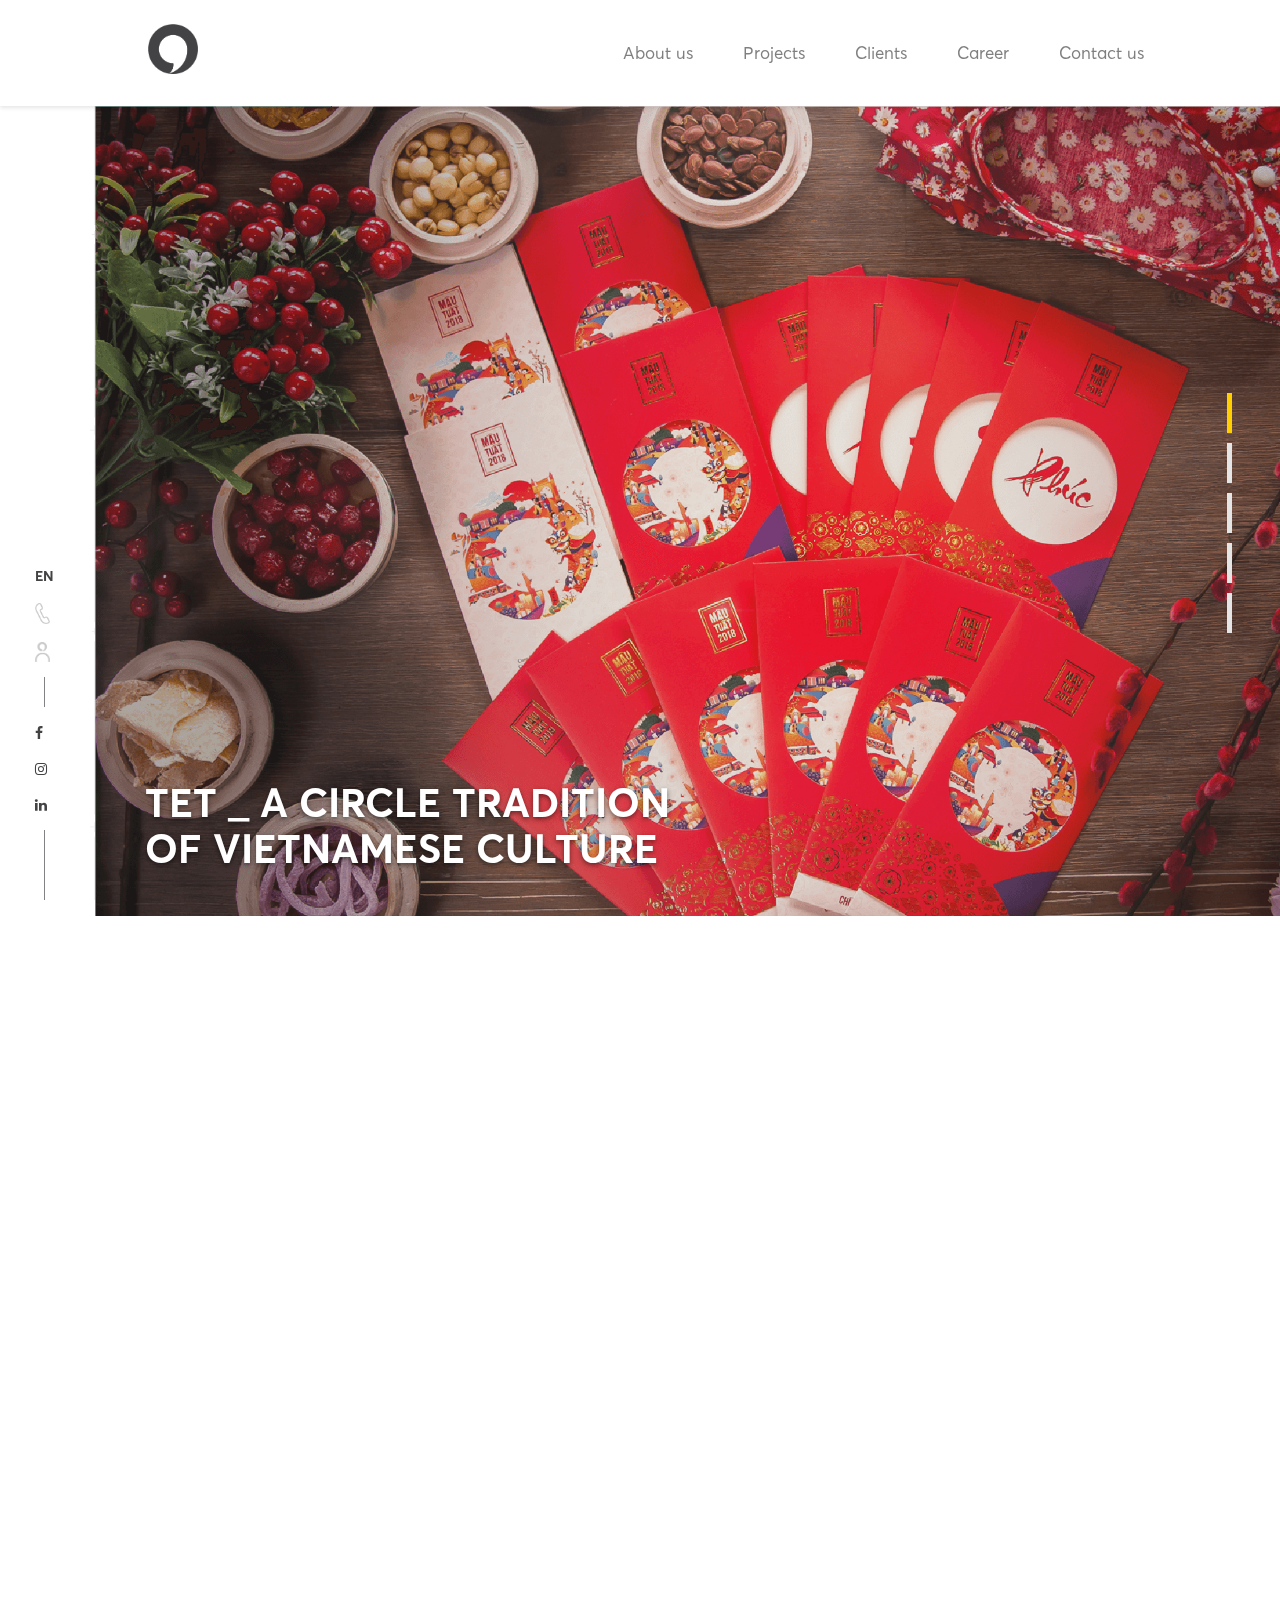
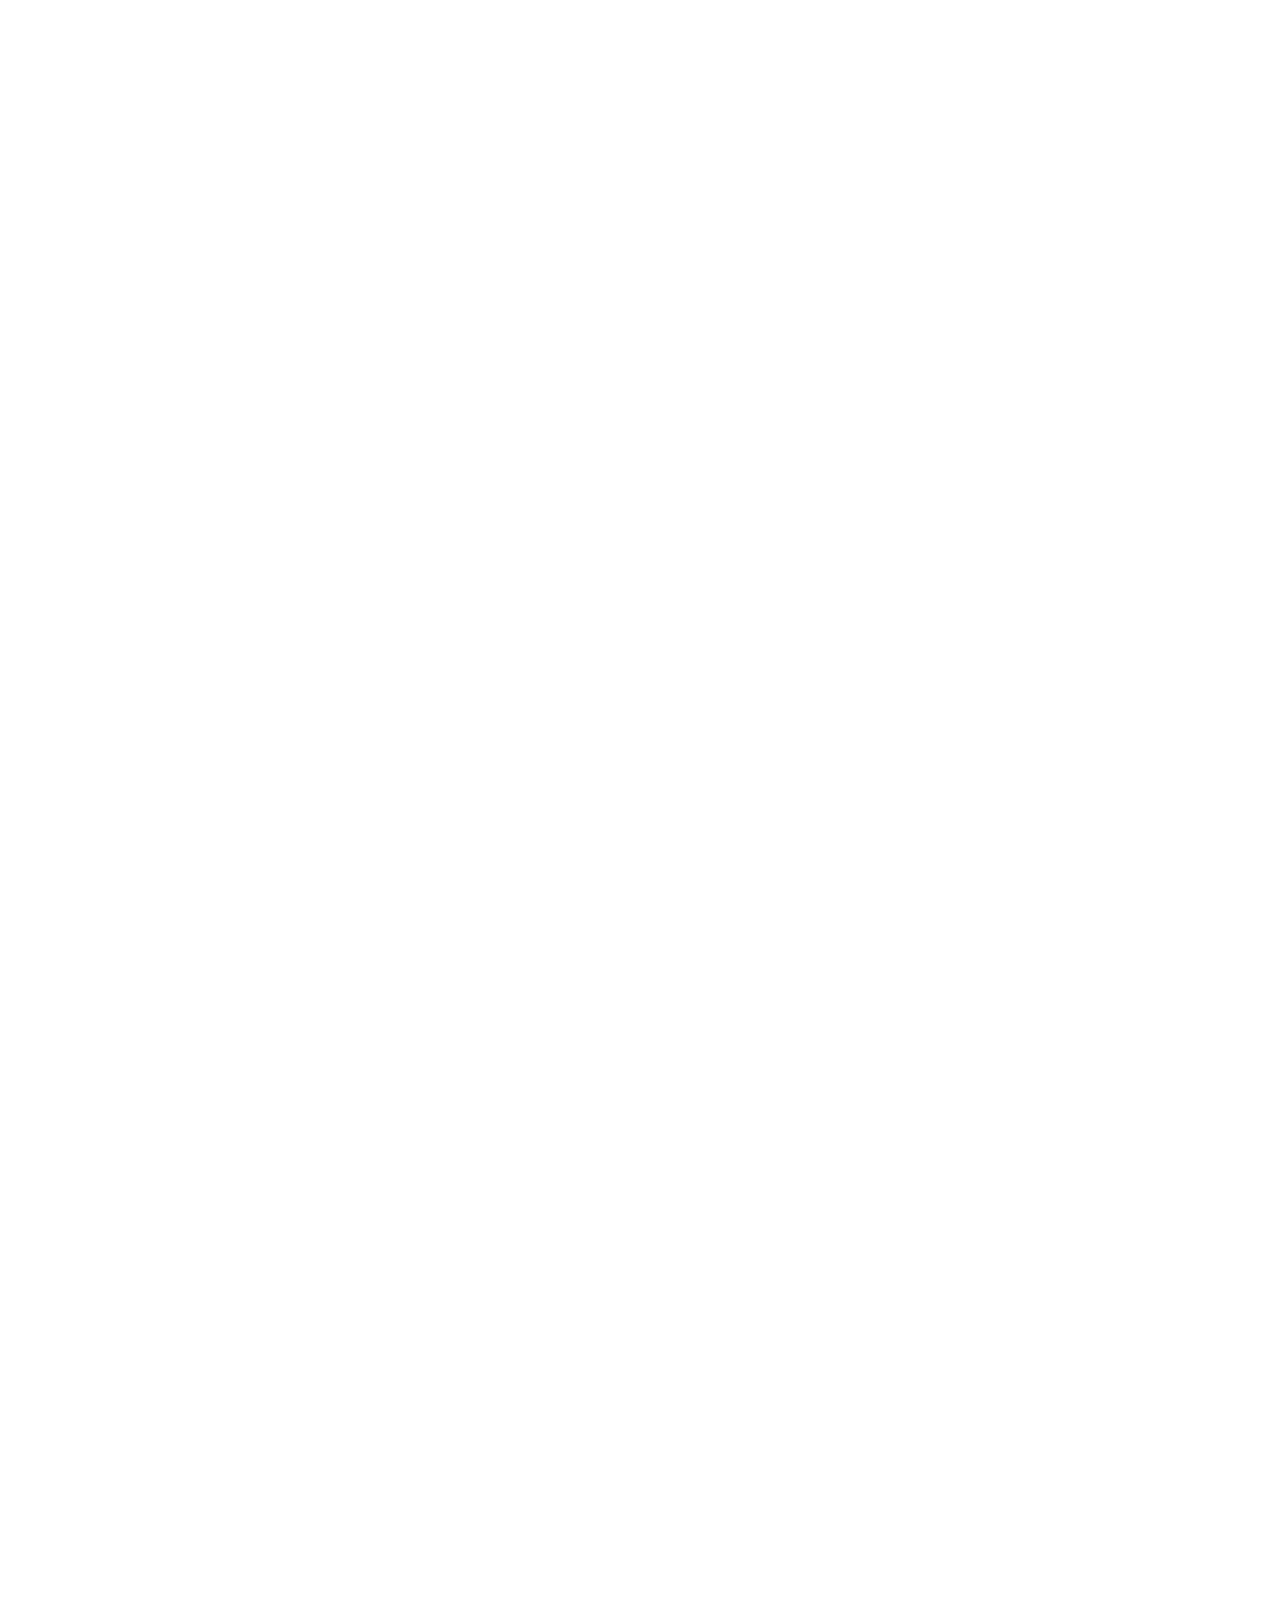
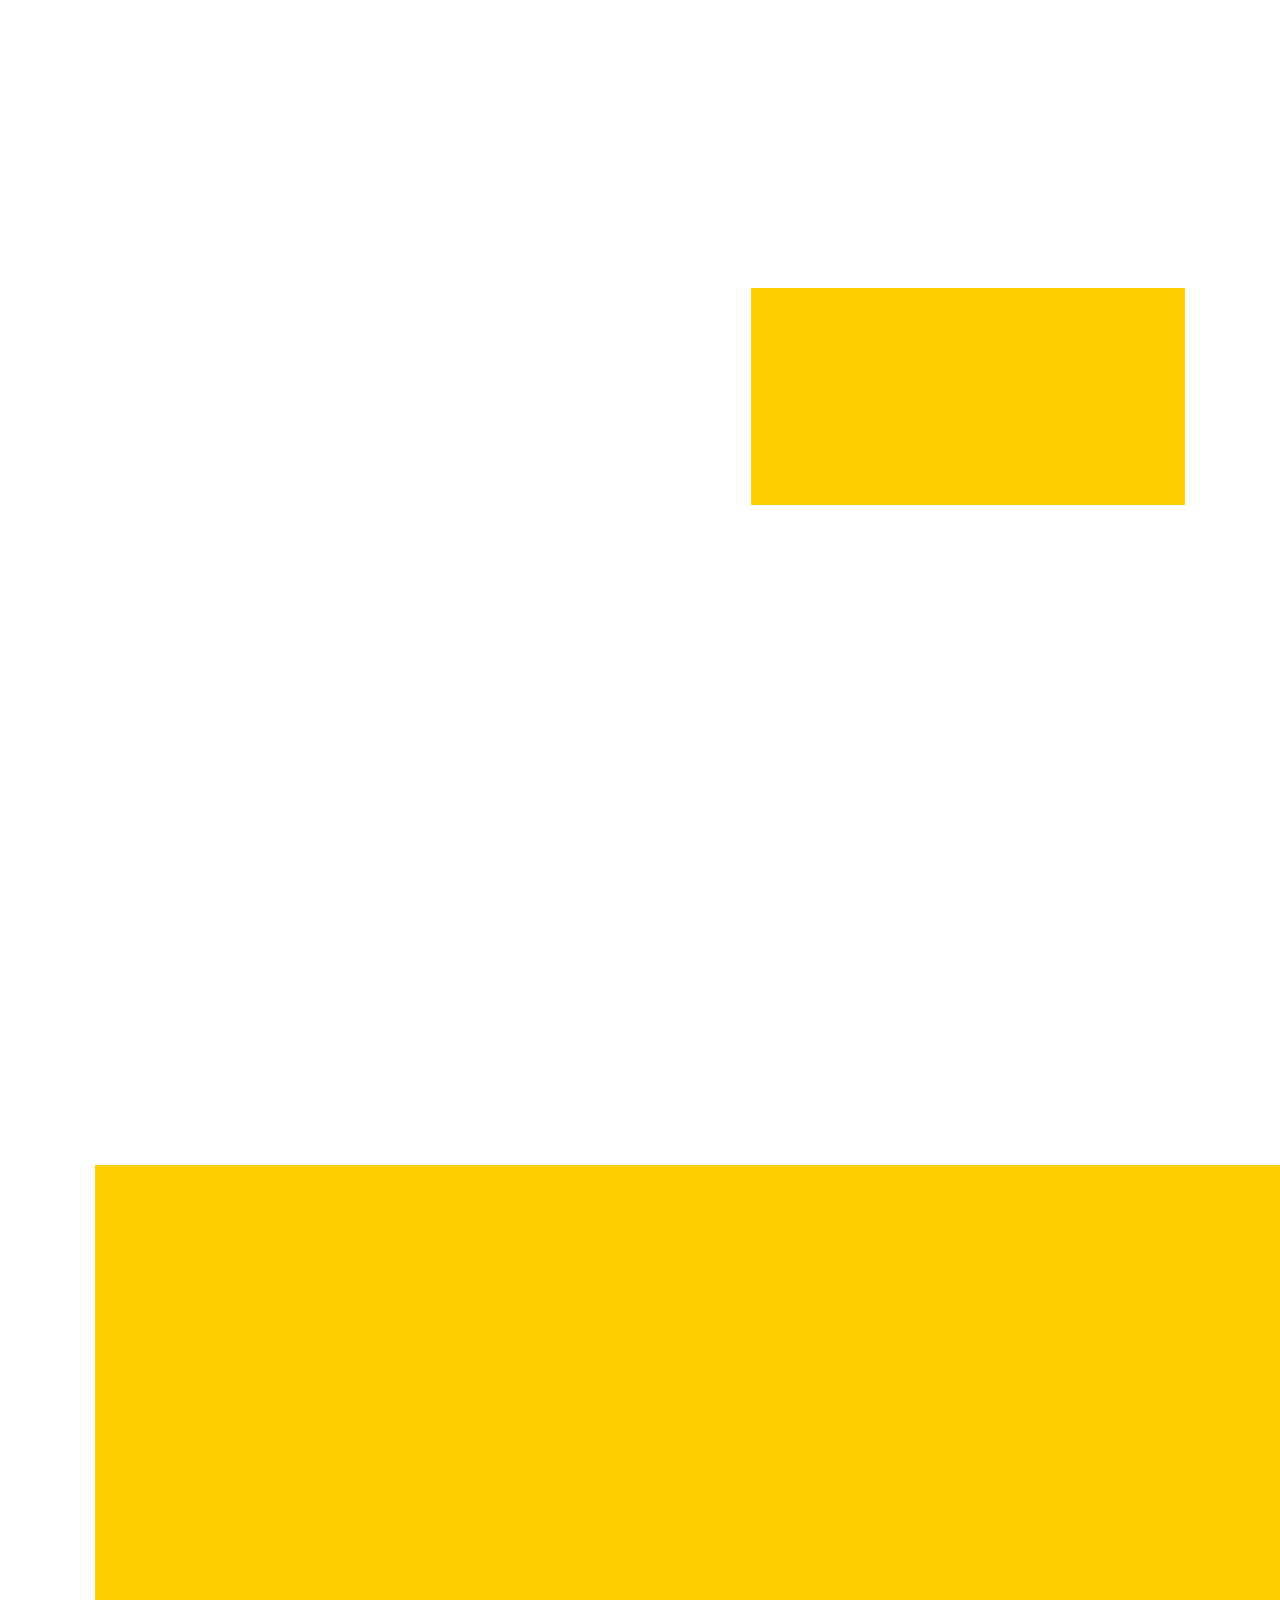
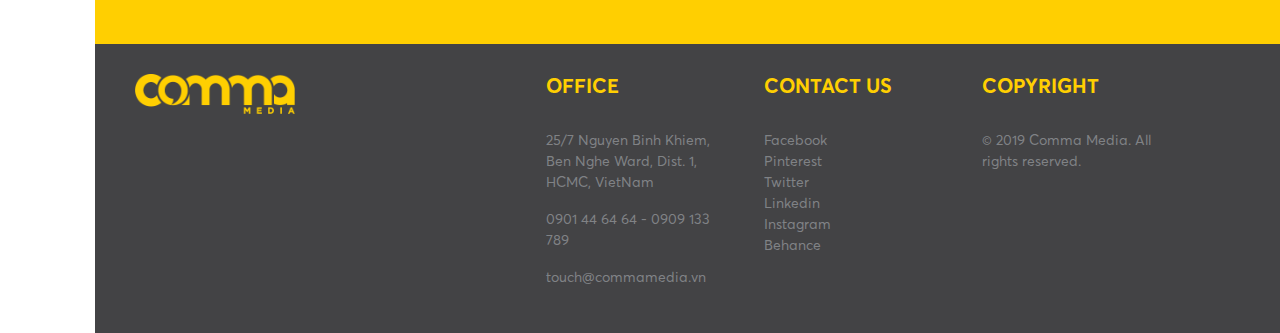
<file: index.html>
<!doctype html>
<!--[if lt IE 7]>
<html class="no-js lt-ie9 lt-ie8 lt-ie7" lang=""> <![endif]-->
<!--[if IE 7]>
<html class="no-js lt-ie9 lt-ie8" lang=""> <![endif]-->
<!--[if IE 8]>
<html class="no-js lt-ie9" lang=""> <![endif]-->
<!--[if gt IE 8]><!-->
<html class="no-js" lang=""> <!--<![endif]-->
<head>
    <meta charset="utf-8">
    <meta http-equiv="X-UA-Compatible" content="IE=edge,chrome=1">
    <title>Commamedia</title>
    <meta name="description" content="">
    <meta name="viewport" content="width=device-width, initial-scale=1">
    <link rel="apple-touch-icon" href="apple-touch-icon.png">

    <link rel="stylesheet" href="css/normalize.min.css">
    <link rel="stylesheet" href="css/bootstrap.min.css">
    <link rel="stylesheet" href="css/aos.css">
    <link rel="stylesheet" href="css/owl.carousel.min.css">
    <link rel="stylesheet" href="css/owl.theme.default.min.css">
    <link rel="stylesheet" href="css/animate.min.css">
    <link rel="stylesheet" href="css/swiper.min.css">
    <link rel="stylesheet" href="css/font-awesome.min.css">
    <link rel="stylesheet" href="css/main.css">

    <script src="js/vendor/modernizr-2.8.3-respond-1.4.2.min.js"></script>
</head>
<body>
<!--[if lt IE 8]>
<p class="browserupgrade">You are using an <strong>outdated</strong> browser. Please <a href="http://browsehappy.com/">upgrade
    your browser</a> to improve your experience.</p>
<![endif]-->
<div class="grid_site">
    <div class="container">
        <div class="grid_inner">
            <ul class="d-none d-sm-block">
                <li class="grid_item"></li>
                <li class="grid_item"></li>
                <li class="grid_item"></li>
                <li class="grid_item"></li>
                <li class="grid_item"></li>
            </ul>
            <ul class="d-block d-sm-none">
                <li class="grid_item"></li>
            </ul>
        </div>
    </div>
</div>
<ul class="contact_sidebar d-none d-sm-block" data-aos="fade-right" data-aos-delay="1000">
    <li><a href="" data-toggle="tooltip" data-placement="right" title="Language">EN</a></li>
    <li><a href="" data-toggle="tooltip" data-placement="right" title="Call"><img src="img/phone.png" class="img-fluid"
                                                                                  alt=""></a></li>
    <li><a href="" data-toggle="tooltip" data-placement="right" title="Chat"><img src="img/chat.png" class="img-fluid"
                                                                                  alt=""></a></li>
    <li>
        <div class="line"></div>
    </li>
    <li><a href="" data-toggle="tooltip" data-placement="right" title="Facebook"><i class="fa fa-facebook"
                                                                                    aria-hidden="true"></i></a></li>
    <li><a href="" data-toggle="tooltip" data-placement="right" title="Instagram"><i class="fa fa-instagram"
                                                                                     aria-hidden="true"></i></a></li>
    <li><a href="" data-toggle="tooltip" data-placement="right" title="Linkedin"><i class="fa fa-linkedin"
                                                                                    aria-hidden="true"></i></a></li>
    <li class="line end"></li>
</ul>
<header id="header_site" class="fixed-top">
    <div class="container">
        <div class="row">
            <div class="col-md-2 text-center">
                <a href="/">
                    <h1 title="Commamedia">
                    <figure class="logo_site" data-aos="fade-left">
                        <img src="img/logo.png" class="img-fluid" alt="">
                    </figure>
                    </h1>
                </a>
            </div>
            <div class="col-md-10">
                <nav class="navbar navbar-expand-lg navbar-light" data-aos="fade-left">
                    <button class="navbar-toggler" type="button" data-toggle="collapse"
                            data-target="#navbarSupportedContent" aria-controls="navbarSupportedContent"
                            aria-expanded="false" aria-label="Toggle navigation">
                        <span class="navbar-toggler-icon"></span>
                    </button>

                    <div class="collapse navbar-collapse" id="navbarSupportedContent">
                        <ul class="navbar-nav mr-auto">
                        </ul>
                        <ul class="navbar-nav">
                            <li class="nav-item">
                                <a class="nav-link" href="/about-us.html">About us <span
                                        class="sr-only">(current)</span></a>
                            </li>
                            <li class="nav-item">
                                <a class="nav-link" href="/projects.html">Projects</a>
                            </li>
                            <li class="nav-item">
                                <a class="nav-link" href="/#client-comma">Clients</a>
                            </li>
                            <li class="nav-item">
                                <a class="nav-link" href="/career.html">Career</a>
                            </li>
                            <li class="nav-item">
                                <a class="nav-link" href="/contact-us.html">Contact us</a>
                            </li>

                        </ul>
                    </div>
                </nav>
            </div>
        </div>
    </div>
</header>
<div class="width_custom">
    <div class="outer_wrap">
        <div data-aos="fade-right">
            <div class="slider_site owl-carousel owl-theme">
                <div class="item">
                    <figure>
                        <img src="img/banner.png" class="img-fluid" alt="">
                    </figure>
                    <div class="box_meta_slide animated fadeInLeft">
                        TET _ A CIRCLE TRADITION <br>
                        OF VIETNAMESE CULTURE
                    </div>
                </div>
                <div class="item">
                    <figure>
                        <img src="img/banner5.jpg" class="img-fluid" alt="">
                    </figure>
                    <div class="box_meta_slide">
                        Cheese Coffee
                    </div>
                </div>
                <div class="item">
                    <figure>
                        <img src="img/banner4.jpg" class="img-fluid" alt="">
                    </figure>
                    <div class="box_meta_slide">
                        Wrap & Roll
                    </div>
                </div>
                <div class="item">
                    <figure>
                        <img src="img/banner2.jpg" class="img-fluid" alt="">
                    </figure>
                    <div class="box_meta_slide">
                        MacCoffee
                    </div>
                </div>
                <div class="item">
                    <figure>
                        <img src="img/banner3.jpg" class="img-fluid" alt="">
                    </figure>
                    <div class="box_meta_slide">
                        Aromatec
                    </div>
                </div>
            </div>
        </div>
    </div>
</div>

<div class="box_first">
    <div class="container">
        <div class="row ml-md-0 mr-md-0">
            <div class="col-3p5">
                <div class="row ml-md-0 mr-md-0">
                    <div class="col-md-4 pl-md-0 pr-md-0">
                        <div class="outer_wrap">
                            <h2 class="title_box" data-aos="fade-right">
                                <span>WHO</span>
                                ARE WE?
                            </h2>
                        </div>
                    </div>
                    <div class="col-md-4 pl-md-0 pr-md-0">
                        <div class="outer_wrap">
                            <div data-aos="fade-right" data-aos-delay="300">
                                <div class="col_second">
                                    <p>
                                        Comma exists to not only become a creative agency, but also a storyteller
                                        through its artworks. Besides strategic design and collaborative partnership, an
                                        engaging storyteller between a brand and its visual acts as the important key to
                                        all memorable brands.
                                    </p>
                                    <div class="link_arrow">
                                        <a href="">See more</a>
                                    </div>
                                </div>
                            </div>
                        </div>
                    </div>
                    <div class="col-md-4 pl-md-0 pr-md-0">
                        <div class="outer_wrap">
                            <div data-aos="fade-right" data-aos-delay="600">
                                <div class="col_third text-uppercase">WE DO BELIEVE THAT RESPECT IS AN ART
                                </div>
                            </div>
                        </div>
                    </div>
                </div>
            </div>
            <div class="col-2p5">
                <div class="outer_wrap">
                    <div data-aos="fade-right" data-aos-delay="900">
                        <img src="img/commamedia.png" class="img-fluid" alt="">
                    </div>
                </div>
            </div>
        </div>
    </div>
</div>
<div class="box_second">
    <div class="container">
        <div class="row ml-md-0 mr-md-0">
            <div class="col-md pl-md-0 pr-md-0">
                <div class="outer_wrap">
                    <h2 class="title_box" data-aos="fade-right">
                        <span>OUR</span>
                        SERVICES
                    </h2>
                </div>
            </div>
            <div class="col-md pl-md-0 pr-md-0"></div>
            <div class="col-md pl-md-0 pr-md-0"></div>
            <div class="col-md pl-md-0 pr-md-0"></div>
            <div class="col-md pl-md-0 pr-md-0"></div>
        </div>
        <div class="row ml-md-0 mr-md-0">
            <div class="col-1p5"></div>
            <div class="col-1p5">
                <div class="outer_wrap">
                    <div data-aos="fade-right">
                        <div class="description">
                            Our winning combination of innovative thinking and design.
                        </div>
                    </div>
                </div>
            </div>
            <div class="col-3p5"></div>
        </div>
        <div class="row ml-md-0 mr-md-0">
            <div class="col-md pl-md-0 pr-md-0"></div>
            <div class="col-md pl-md-0 pr-md-0">
                <div class="outer_wrap">
                    <div class="box_service" data-aos-delay="300" data-aos="fade-right">
                        <div class="title">
                            BRAND <br>
                            IDENTITY
                        </div>
                        <ul class="list-unstyled">
                            <li>Logo design</li>
                            <li>Brand Identity</li>
                            <li>Packaging & Label design</li>
                            <li>Hand lettering</li>
                            <li>Typography</li>
                        </ul>
                        <div class="link_arrow">
                            <a href="">view our project</a>
                        </div>
                    </div>
                </div>
            </div>
            <div class="col-md pl-md-0 pr-md-0">
                <div class="outer_wrap">
                    <div class="box_service" data-aos-delay="300" data-aos="fade-right">
                        <div class="title">
                            <br>
                            WEBSITE
                        </div>
                        <ul class="list-unstyled">
                            <li>Web Design & Development</li>
                            <li>Microsite</li>
                            <li>Landing Page</li>
                            <li>UI Design</li>
                            <li>Email/ Social media Marketing</li>
                        </ul>
                        <div class="link_arrow">
                            <a href="">view our project</a>
                        </div>
                    </div>
                </div>
            </div>
            <div class="col-md pl-md-0 pr-md-0">
                <div class="outer_wrap">
                    <div class="box_service" data-aos-delay="300" data-aos="fade-right">
                        <div class="title">
                            PRINT <br>
                            COLLATERAL
                        </div>
                        <ul class="list-unstyled">
                            <li>Advertisement</li>
                            <li>Magazine & Book layouts</li>
                            <li>Banner/Poster</li>
                            <li>Brochure</li>
                            <li>Packaging & Label design</li>
                        </ul>
                        <div class="link_arrow">
                            <a href="">view our project</a>
                        </div>
                    </div>
                </div>
            </div>
            <div class="col-md pl-md-0 pr-md-0">
                <div class="outer_wrap">
                    <div class="box_service" data-aos-delay="300" data-aos="fade-right">
                        <div class="title">
                            DIGITAL <br>
                            & VISUAL ART
                        </div>
                        <ul class="list-unstyled">
                            <li>3D Decor</li>
                            <li>Window Showcase</li>
                            <li>Packaging</li>
                            <li>Gift</li>
                        </ul>
                        <div class="link_arrow">
                            <a href="">view our project</a>
                        </div>
                    </div>
                </div>
            </div>
        </div>
    </div>
</div>
<div class="box_third">
    <div class="container">
        <div class="outer_wrap">
            <h2 class="title_box" data-aos="fade-right">
                <span>WHAT</span>
                WE DO
            </h2>
        </div>
        <div class="all_projects">
            <div class="project_item item_1">
                <div class="box_absolute" data-aos="fade-right">
                    <img src="img/project/project1.jpg" class="img-fluid" alt="">
                    <div class="project_meta">
                        <div class="title">
                            CHEESE COFFEE
                        </div>
                        <p>LOGO & BRANDING, PAKAGING</p>
                    </div>
                </div>
            </div>
            <div class="project_item item_2">
                <div class="box_absolute" data-aos="fade-right">
                    <img src="img/project/project2.jpg" class="img-fluid" alt="">
                    <div class="project_meta">
                        <div class="title">
                            CHEESE COFFEE
                        </div>
                        <p>LOGO & BRANDING, PAKAGING</p>
                    </div>
                </div>
            </div>
            <div class="project_item item_3">
                <div class="box_absolute" data-aos="fade-right">
                    <img src="img/project/project3.jpg" class="img-fluid" alt="">
                    <div class="project_meta">
                        <div class="title">
                            CHEESE COFFEE
                        </div>
                        <p>LOGO & BRANDING, PAKAGING</p>
                    </div>
                </div>
            </div>
            <div class="project_item item_4">
                <div class="box_absolute" data-aos="fade-right">
                    <img src="img/project/project4.jpg" class="img-fluid" alt="">
                    <div class="project_meta">
                        <div class="title">
                            CHEESE COFFEE
                        </div>
                        <p>LOGO & BRANDING, PAKAGING</p>
                    </div>
                </div>
            </div>
            <div class="project_item item_5">
                <div class="box_absolute" data-aos="fade-right">
                    <img src="img/project/project5.jpg" class="img-fluid" alt="">
                    <div class="project_meta">
                        <div class="title">
                            CHEESE COFFEE
                        </div>
                        <p>LOGO & BRANDING, PAKAGING</p>
                    </div>
                </div>
            </div>
            <div class="project_item item_6">
                <div class="box_absolute" data-aos="fade-right">
                    <img src="img/project/project6.jpg" class="img-fluid" alt="">
                    <div class="project_meta">
                        <div class="title">
                            CHEESE COFFEE
                        </div>
                        <p>LOGO & BRANDING, PAKAGING</p>
                    </div>
                </div>
            </div>

            <div class="project_item item_7">
                <div class="box_absolute" data-aos="fade-right">
                    <img src="img/project/project8.jpg" class="img-fluid" alt="">
                    <div class="project_meta">
                        <div class="title">
                            CHEESE COFFEE
                        </div>
                        <p>LOGO & BRANDING, PAKAGING</p>
                    </div>
                </div>
            </div>
            <div class="project_item item_8 bg_yellow">
                <div class="box_absolute" data-aos="fade-right">
                    <div class="see_more">
                        <div class="link_arrow">
                            <a href="">See more</a>
                        </div>
                    </div>
                </div>
            </div>
        </div>
    </div>
</div>
<div class="box_fourth" id="client-comma">
    <div class="container">
        <div class="row mr-md-0 ml-md-0">
            <div class="col-1p5">
                <div class="outer_wrap">
                    <h2 class="title_box" data-aos="fade-right">
                        <span>WE</span>
                        WORK <br>
                        WITH
                    </h2>
                </div>

            </div>
            <div class="col-4p5"></div>
            <div class="col-1p5"></div>
            <div class="col-4p5">
                <div class="outer_wrap">
                    <div class="slide_work swiper-container" data-aos="fade-right" data-aos-delay="200">
                        <div class="swiper-wrapper">
                            <div class="swiper-slide">
                                <a href="">
                                    <img src="img/partner/air360_logo_Comma.png" class="img-fluid" alt="">
                                </a>
                            </div>
                            <div class="swiper-slide">
                                <a href="">
                                    <img src="img/partner/amiana-resort-Comma-2015.png" class="img-fluid" alt="">
                                </a>
                            </div>
                            <div class="swiper-slide">
                                <a href="">
                                    <img src="img/partner/canon-Comma-2015.png" class="img-fluid" alt="">
                                </a>
                            </div>
                            <div class="swiper-slide">
                                <a href="">
                                    <img src="img/partner/cheese_logo_Comma_3.png" class="img-fluid" alt="">
                                </a>
                            </div>
                            <div class="swiper-slide">
                                <a href="">
                                    <img src="img/partner/chillskybar-Comma-2015.png" class="img-fluid" alt="">
                                </a>
                            </div>
                            <div class="swiper-slide">
                                <a href="">
                                    <img src="img/partner/comet-Comma-2015.png" class="img-fluid" alt="">
                                </a>
                            </div>
                            <div class="swiper-slide">
                                <a href="">
                                    <img src="img/partner/envy-Comma-2015.png" class="img-fluid" alt="">
                                </a>
                            </div>
                            <div class="swiper-slide">
                                <a href="">
                                    <img src="img/partner/galacenter-Comma-2015.png" class="img-fluid" alt="">
                                </a>
                            </div>
                            <div class="swiper-slide">
                                <a href="">
                                    <img src="img/partner/Gateway_logo_Comma_3.png" class="img-fluid" alt="">
                                </a>
                            </div>
                            <div class="swiper-slide">
                                <a href="">
                                    <img src="img/partner/hennessy-Comma-2015.png" class="img-fluid" alt="">
                                </a>
                            </div>
                            <div class="swiper-slide">
                                <a href="">
                                    <img src="img/partner/Home-credit_logo_Comma_2.png" class="img-fluid" alt="">
                                </a>
                            </div>
                            <div class="swiper-slide">
                                <a href="">
                                    <img src="img/partner/Ila_logo_Comma_2.png" class="img-fluid" alt="">
                                </a>
                            </div>
                            <div class="swiper-slide">
                                <a href="">
                                    <img src="img/partner/Liberty-Comma-2015.png" class="img-fluid" alt="">
                                </a>
                            </div>
                            <div class="swiper-slide">
                                <a href="">
                                    <img src="img/partner/Maritime_bank_logo_comma.png" class="img-fluid" alt="">
                                </a>
                            </div>
                            <div class="swiper-slide">
                                <a href="">
                                    <img src="img/partner/L'amant-logo.jpg" class="img-fluid" alt="">
                                </a>
                            </div>
                        </div>
                        <!-- Add Pagination -->
                        <div class="swiper-pagination"></div>
                    </div>
                </div>

            </div>
        </div>
    </div>
</div>
<div class="let_start_box">
    <div class="container">
        <div class="bg_yellow">
            <div class="row mr-md-0 ml-md-0">
                <div class="col-md-6 pl-md-0 pr-md-0">
                    <div class="row mr-md-0 ml-md-0">
                        <div class="col-md-6 pl-md-0 pr-md-0">
                            <div class="col_first">
                                <div class="outer_wrap">
                                    <div class="description" data-aos="fade-right">
                                        You have a <span>vision</span> <br>
                                        We have a way to explore the <span>ideas</span>
                                    </div>
                                    <h3 data-aos="fade-right" data-aos-delay="200">
                                        LET’S START <br>
                                        A NEW <br>
                                        PROJECT <br>
                                        TOGETHER <br>
                                    </h3>
                                </div>
                            </div>
                        </div>
                        <div class="col-md-6 pl-md-0 pr-md-0">
                            <div class="col_second">
                                <div data-aos="fade-right" data-aos-delay="400">
                                    <a href="" class="link_btn">Brief form</a>
                                </div>
                            </div>
                        </div>
                    </div>

                </div>
                <div class="col-md-6 pl-md-0 pr-md-0">
                    <div data-aos="fade-right" data-aos-delay="600">
                        <div class="ml-md-5 pl-md-5">
                            <img src="img/commabt.png" class="img-fluid pd-md-5" alt="">
                        </div>
                    </div>
                </div>

            </div>
        </div>
    </div>
</div>
<footer id="footer_site">
    <div class="container">
        <div class="bg_primary outer_wrap">
            <div class="row ml-md-0 mr-md-0">
                <div class="col-2p5">
                    <figure class="logo_footer">
                        <a href="">
                            <img src="img/logoft.png" class="img-fluid" alt="">
                        </a>
                    </figure>
                </div>
                <div class="col-3p5">
                    <div class="row ml-md-0 mr-md-0">
                        <div class="col-md-4 pr-md-0 pl-md-0">
                            <div class="title_ft">
                                OFFICE
                            </div>
                            <p>25/7 Nguyen Binh Khiem, Ben Nghe Ward, Dist. 1, HCMC,
                                VietNam</p>
                            <p>0901 44 64 64 - 0909 133 789</p>
                            <p>touch@commamedia.vn</p>
                        </div>
                        <div class="col-md-4 pr-md-0 pl-md-0">
                            <div class="title_ft">
                                CONTACT US
                            </div>
                            <ul>
                                <li><a href="">Facebook</a></li>
                                <li><a href="">Pinterest</a></li>
                                <li><a href="">Twitter</a></li>
                                <li><a href="">Linkedin</a></li>
                                <li><a href="">Instagram</a></li>
                                <li><a href="">Behance</a></li>
                            </ul>
                        </div>
                        <div class="col-md-4 pr-md-0 pl-md-0">
                            <div class="title_ft">
                                COPYRIGHT
                            </div>
                            <p>© 2019 Comma Media. All rights reserved.</p>
                        </div>
                    </div>
                </div>
            </div>
        </div>
    </div>
</footer>


<script src="https://ajax.googleapis.com/ajax/libs/jquery/3.3.1/jquery.min.js"></script>
<script>window.jQuery || document.write('<script src="js/vendor/jquery-1.11.2.min.js"><\/script>')</script>

<script src="js/bootstrap.bundle.min.js"></script>
<script src="js/aos.js"></script>
<script src="js/owl.carousel.min.js"></script>
<script src="js/swiper.min.js"></script>
<script src="js/anime.min.js"></script>
<script src="js/main.js"></script>
</body>
</html>
</file>
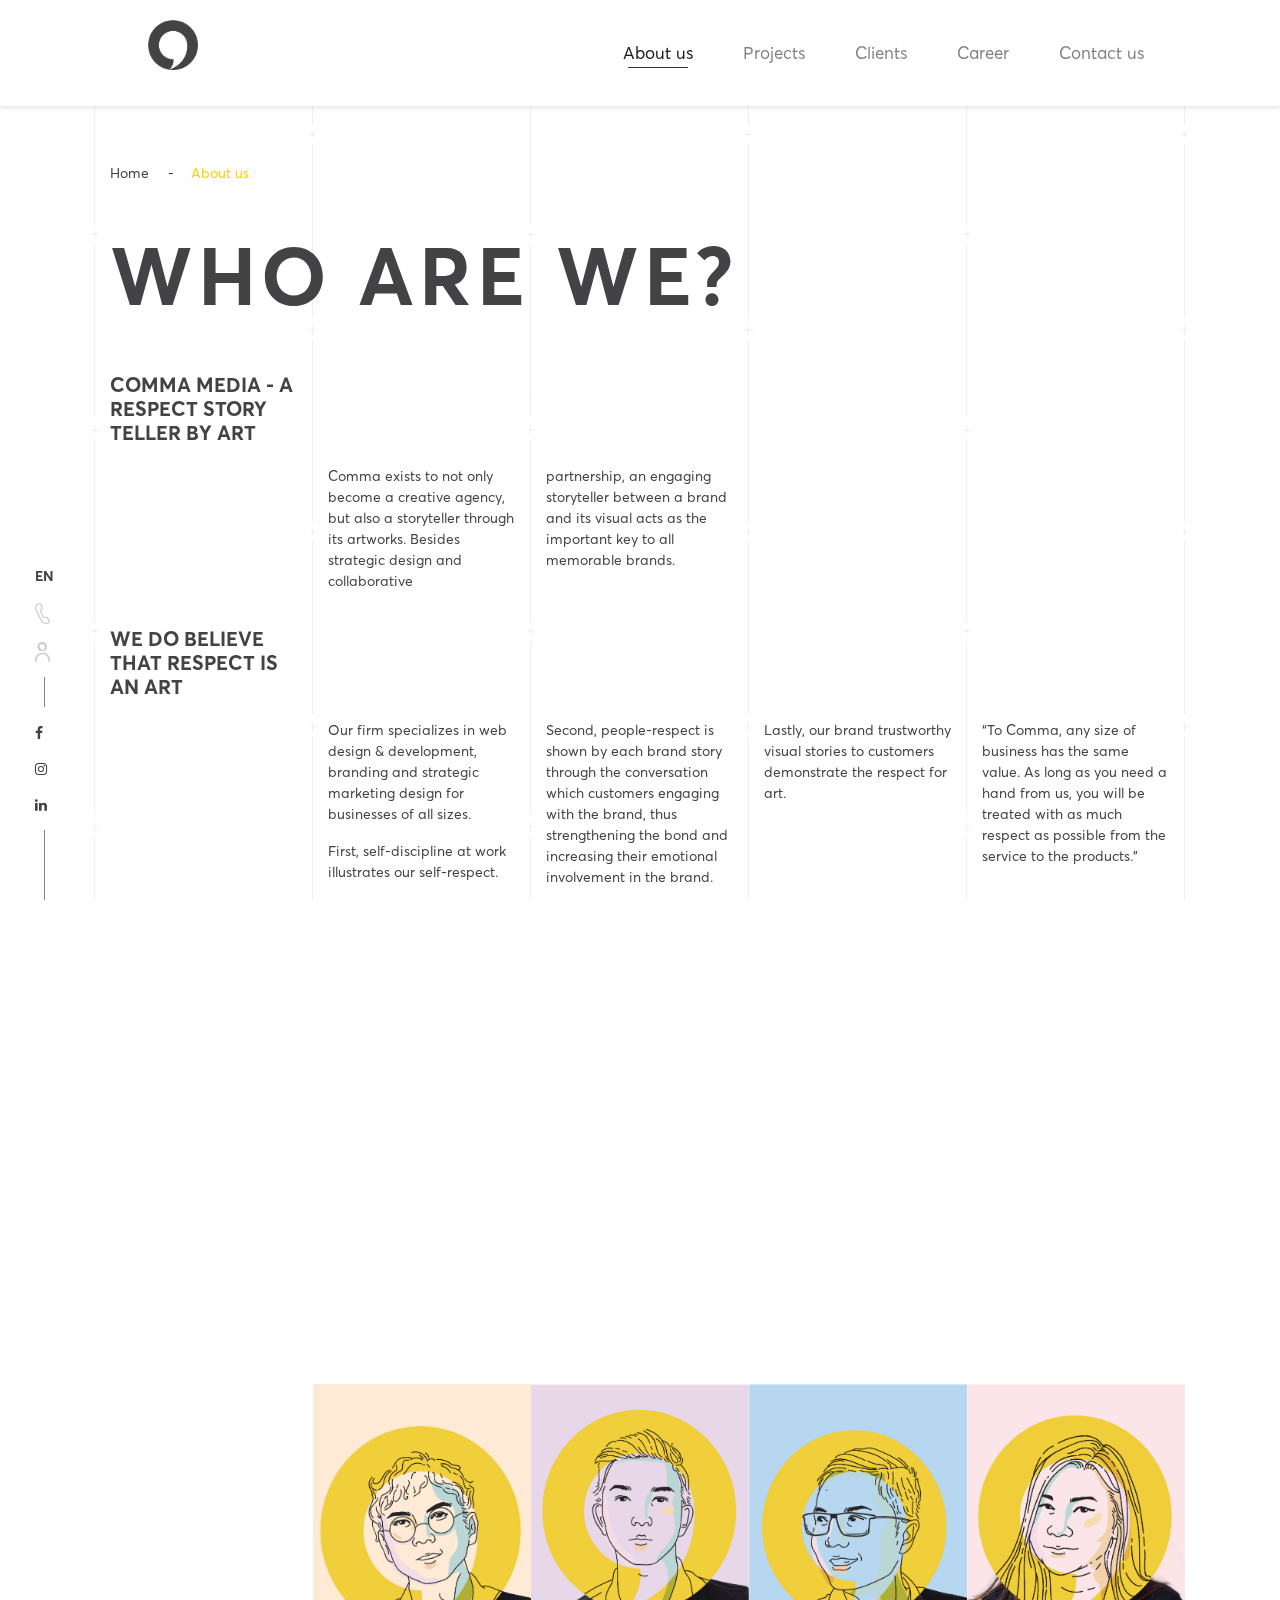
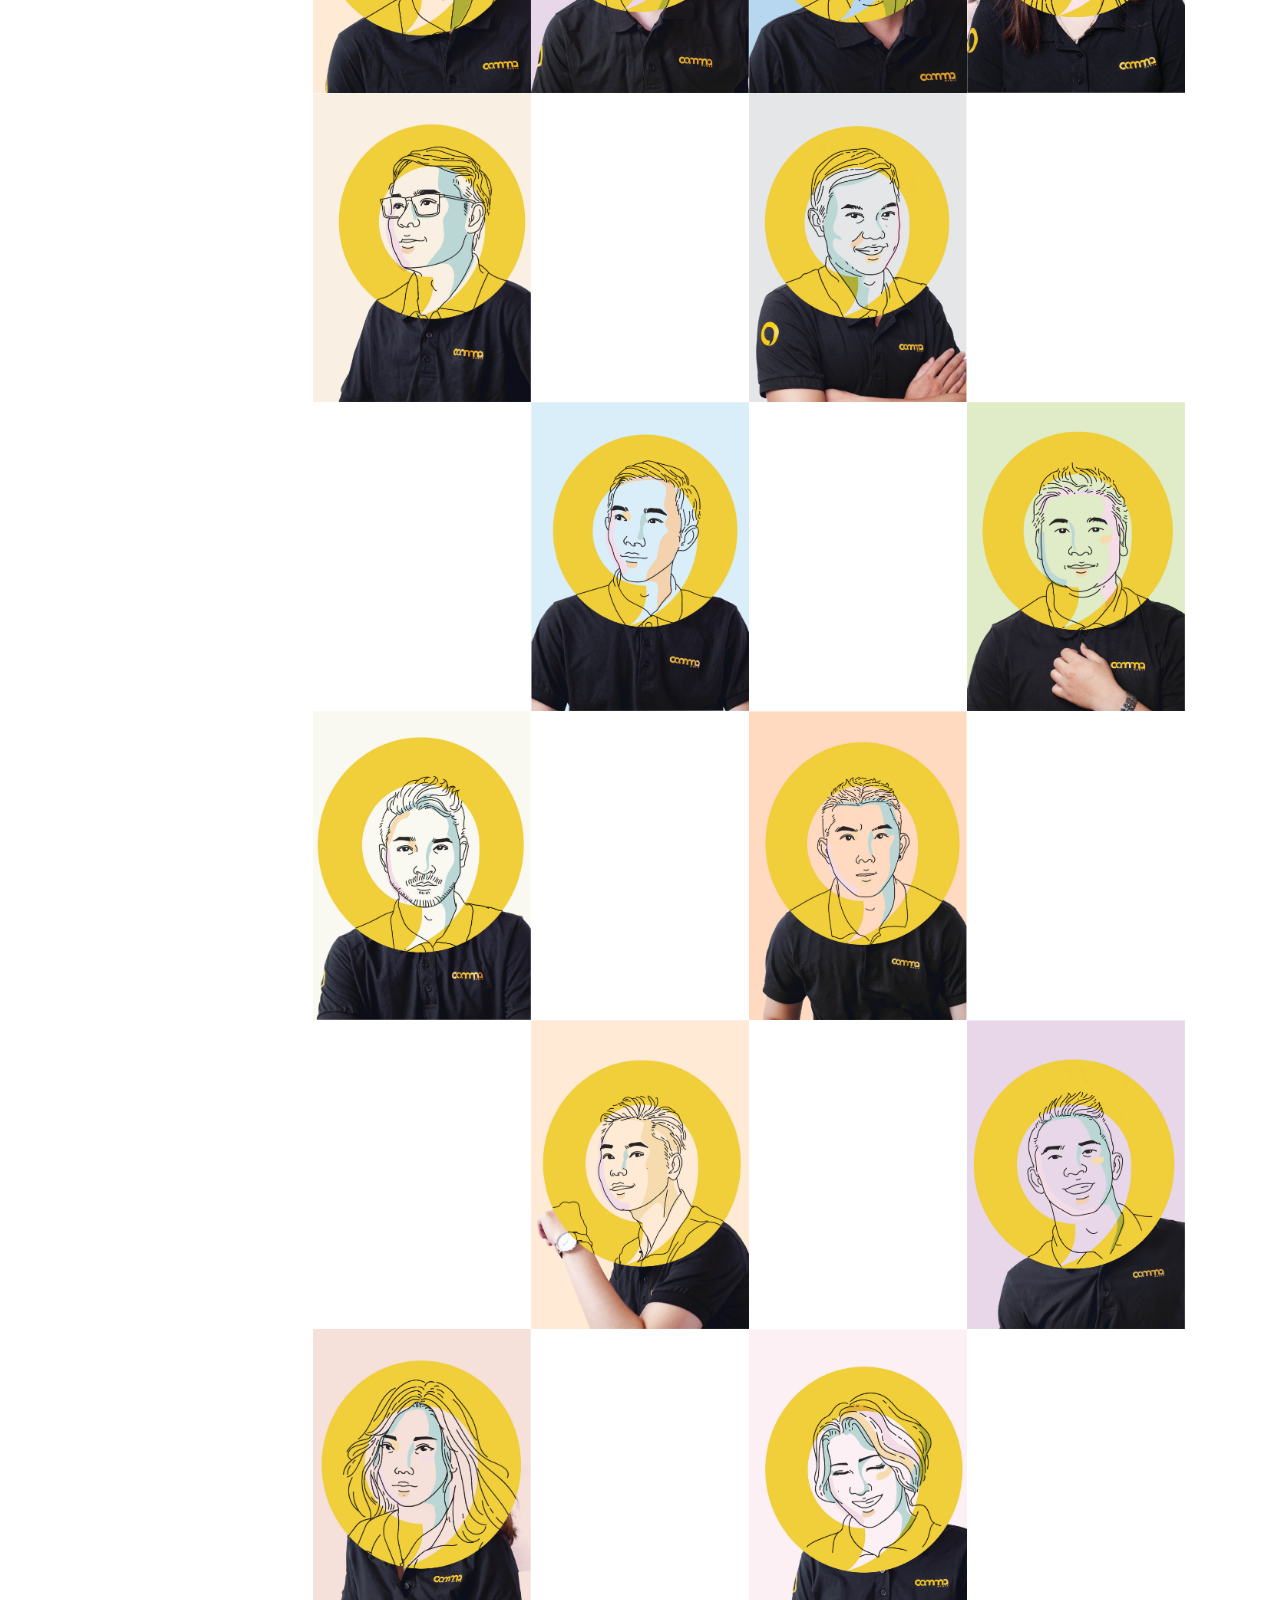
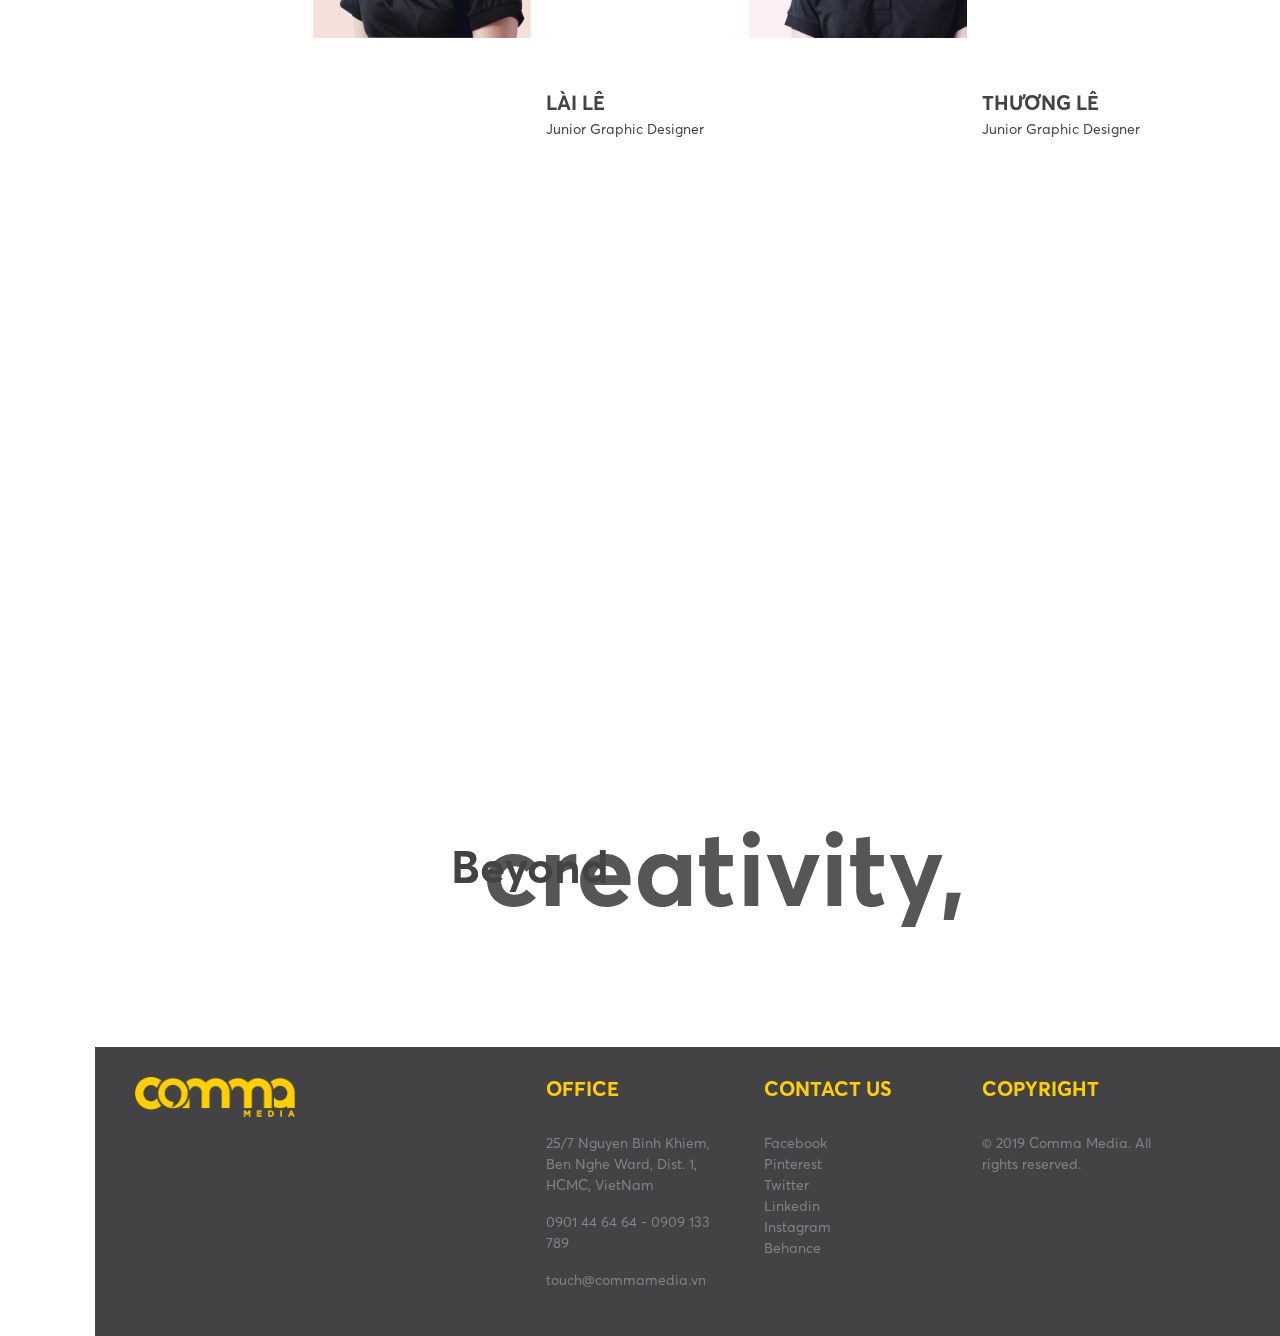
<file: about-us.html>
<!doctype html>
<!--[if lt IE 7]>
<html class="no-js lt-ie9 lt-ie8 lt-ie7" lang=""> <![endif]-->
<!--[if IE 7]>
<html class="no-js lt-ie9 lt-ie8" lang=""> <![endif]-->
<!--[if IE 8]>
<html class="no-js lt-ie9" lang=""> <![endif]-->
<!--[if gt IE 8]><!-->
<html class="no-js" lang=""> <!--<![endif]-->
<head>
    <meta charset="utf-8">
    <meta http-equiv="X-UA-Compatible" content="IE=edge,chrome=1">
    <title>Commamedia</title>
    <meta name="description" content="">
    <meta name="viewport" content="width=device-width, initial-scale=1">
    <link rel="apple-touch-icon" href="apple-touch-icon.png">

    <link rel="stylesheet" href="css/normalize.min.css">
    <link rel="stylesheet" href="css/bootstrap.min.css">
    <link rel="stylesheet" href="css/aos.css">
    <link rel="stylesheet" href="css/owl.carousel.min.css">
    <link rel="stylesheet" href="css/owl.theme.default.min.css">
    <link rel="stylesheet" href="css/animate.min.css">
    <link rel="stylesheet" href="css/swiper.min.css">
    <link rel="stylesheet" href="css/font-awesome.min.css">
    <link rel="stylesheet" href="css/main.css">

    <script src="js/vendor/modernizr-2.8.3-respond-1.4.2.min.js"></script>
</head>
<body>
<!--[if lt IE 8]>
<p class="browserupgrade">You are using an <strong>outdated</strong> browser. Please <a href="http://browsehappy.com/">upgrade
    your browser</a> to improve your experience.</p>
<![endif]-->
<div class="grid_site">
    <div class="container">
        <div class="grid_inner">
            <ul class="d-none d-sm-block">
                <li class="grid_item"></li>
                <li class="grid_item"></li>
                <li class="grid_item"></li>
                <li class="grid_item"></li>
                <li class="grid_item"></li>
            </ul>
            <ul class="d-block d-sm-none">
                <li class="grid_item"></li>
            </ul>
        </div>
    </div>
</div>
<ul class="contact_sidebar d-none d-sm-block" data-aos="fade-right" data-aos-delay="1000">
    <li><a href="" data-toggle="tooltip" data-placement="right" title="Language">EN</a></li>
    <li><a href="" data-toggle="tooltip" data-placement="right" title="Call"><img src="img/phone.png" class="img-fluid"
                                                                                  alt=""></a></li>
    <li><a href="" data-toggle="tooltip" data-placement="right" title="Chat"><img src="img/chat.png" class="img-fluid"
                                                                                  alt=""></a></li>
    <li>
        <div class="line"></div>
    </li>
    <li><a href="" data-toggle="tooltip" data-placement="right" title="Facebook"><i class="fa fa-facebook"
                                                                                    aria-hidden="true"></i></a></li>
    <li><a href="" data-toggle="tooltip" data-placement="right" title="Instagram"><i class="fa fa-instagram"
                                                                                     aria-hidden="true"></i></a></li>
    <li><a href="" data-toggle="tooltip" data-placement="right" title="Linkedin"><i class="fa fa-linkedin"
                                                                                    aria-hidden="true"></i></a></li>
    <li class="line end"></li>
</ul>
<header id="header_site" class="fixed-top">
    <div class="container">
        <div class="row">
            <div class="col-md-2 text-center">
                <a href="/">
                    <figure class="logo_site" data-aos="fade-left">
                        <img src="img/logo.png" class="img-fluid" alt="">
                    </figure>
                </a>
            </div>
            <div class="col-md-10">
                <nav class="navbar navbar-expand-lg navbar-light" data-aos="fade-left">
                    <button class="navbar-toggler" type="button" data-toggle="collapse"
                            data-target="#navbarSupportedContent" aria-controls="navbarSupportedContent"
                            aria-expanded="false" aria-label="Toggle navigation">
                        <span class="navbar-toggler-icon"></span>
                    </button>

                    <div class="collapse navbar-collapse" id="navbarSupportedContent">
                        <ul class="navbar-nav mr-auto">
                        </ul>
                        <ul class="navbar-nav">
                            <li class="nav-item active">
                                <a class="nav-link" href="/about-us.html">About us <span
                                        class="sr-only">(current)</span></a>
                            </li>
                            <li class="nav-item">
                                <a class="nav-link" href="/projects.html">Projects</a>
                            </li>
                            <li class="nav-item">
                                <a class="nav-link" href="/#client-comma">Clients</a>
                            </li>
                            <li class="nav-item">
                                <a class="nav-link" href="/career.html">Career</a>
                            </li>
                            <li class="nav-item">
                                <a class="nav-link" href="/contact-us.html">Contact us</a>
                            </li>

                        </ul>
                    </div>
                </nav>
            </div>
        </div>
    </div>
</header>
<div class="space_height"></div>
<div class="breadcrumb">
    <div class="container">
        <div class="outer_wrap">
            <div data-aos="fade-right">
                <ul class="list-inline">
                    <li class="list-inline-item"><a href="">Home</a></li>
                    <li class="list-inline-item"><a href="">About us</a></li>
                </ul>
            </div>
        </div>
    </div>
</div>
<div class="page_content">
    <div class="container">
        <div class="outer_wrap">
            <div data-aos="fade-right">
                <h1 class="title_page">WHO ARE WE?</h1>
            </div>
        </div>
        <div class="section_page">
            <div class="row ml-md-0 mr-md-0">
                <div class="col-1p5">
                    <div class="outer_wrap">
                        <div data-aos="fade-right">
                            <h2 class="title_block">
                                COMMA MEDIA - A RESPECT STORY TELLER BY ART
                            </h2>
                        </div>
                    </div>
                </div>
            </div>
            <div class="row mr-md-0 ml-md-0">
                <div class="col-md pl-md-0 pr-md-0"></div>
                <div class="col-md pl-md-0 pr-md-0">
                    <div class="outer_wrap">
                        <div data-aos="fade-right">
                            <p>Comma exists to not only become a creative agency, but also a storyteller through its
                                artworks. Besides strategic design and collaborative</p>
                        </div>
                    </div>
                </div>
                <div class="col-md pl-md-0 pr-md-0">
                    <div class="outer_wrap">
                        <div data-aos="fade-right">
                            <p>partnership, an engaging storyteller between a brand and its visual acts as the important
                                key to all memorable brands.</p>
                        </div>
                    </div>
                </div>
                <div class="col-md pl-md-0 pr-md-0"></div>
                <div class="col-md pl-md-0 pr-md-0"></div>
            </div>
        </div>
        <div class="section_page">
            <div class="row ml-md-0 mr-md-0">
                <div class="col-1p5">
                    <div class="outer_wrap">
                        <div data-aos="fade-right">
                            <h2 class="title_block">
                                WE DO BELIEVE THAT RESPECT IS AN ART
                            </h2>
                        </div>
                    </div>
                </div>
            </div>
            <div class="row mr-md-0 ml-md-0">
                <div class="col-md pl-md-0 pr-md-0"></div>
                <div class="col-md pl-md-0 pr-md-0">
                    <div class="outer_wrap">
                        <div data-aos="fade-right">
                            <p>Our firm specializes in web design & development, branding and strategic marketing design
                                for businesses of all sizes.</p>
                            <p>First, self-discipline at work illustrates our self-respect. </p>
                        </div>
                    </div>

                </div>
                <div class="col-md pl-md-0 pr-md-0">
                    <div class="outer_wrap">
                        <div data-aos="fade-right">
                            <p>Second, people-respect is shown by each brand story through the conversation which
                                customers engaging with the brand, thus strengthening the bond and increasing their
                                emotional involvement in the brand.</p>
                        </div>
                    </div>
                </div>
                <div class="col-md pl-md-0 pr-md-0">
                    <div class="outer_wrap">
                        <div data-aos="fade-right">
                            <p>Lastly, our brand trustworthy visual stories to customers demonstrate the respect for
                                art.</p>
                        </div>
                    </div>
                </div>
                <div class="col-md pl-md-0 pr-md-0">
                    <div class="outer_wrap">
                        <div data-aos="fade-right">
                            <p>“To Comma, any size of business has the same value. As long as you need a hand from us,
                                you will be treated with as much respect as possible from the service to the
                                products.”</p>
                        </div>
                    </div>
                </div>
            </div>
        </div>
        <div class="section_page">
            <div class="row ml-md-0 mr-md-0">
                <div class="col-1p5">
                    <div class="outer_wrap">
                        <div data-aos="fade-right">
                            <h2 class="title_block">
                                COMMA – THE RESPECTFUL STORIES
                            </h2>
                        </div>
                    </div>
                </div>
            </div>
            <div class="row mr-md-0 ml-md-0">
                <div class="col-md pl-md-0 pr-md-0"></div>
                <div class="col-md pl-md-0 pr-md-0">
                    <div class="outer_wrap">
                        <div data-aos="fade-right">
                            <p>We found ourselves to be respectful in this designing field since 2014. After a long time
                                working in smaller fields, our founders realized that helping people gain a deeper
                                understanding of the art through any kind of design</p>
                        </div>
                    </div>
                </div>
                <div class="col-md pl-md-0 pr-md-0">
                    <div class="outer_wrap">
                        <div data-aos="fade-right">
                            <p>is the way we show our respect to our products.</p>
                            <p>Our firm specializes in different branding strategies including visual identity, brand
                                collateral development, website design and experience</p>
                        </div>
                    </div>
                </div>
                <div class="col-md pl-md-0 pr-md-0">
                    <div class="outer_wrap">
                        <div data-aos="fade-right">
                            <p>design. Up till now, there have been more than a hundred brands working with us as
                                Comma's creative strategy matches their business expectation.</p>
                        </div>
                    </div>
                </div>
                <div class="col-md pl-md-0 pr-md-0"></div>
            </div>
            <div class="row mr-md-0 ml-md-0">
                <div class="col-1p5"></div>
                <div class="col-1p5">
                    <div class="outer_wrap">
                        <div data-aos="fade-right">
                            <p>Comma Media – <strong>AN ART IS MORE THAN CREATIVITY, IT’S THE HEARTFELT STORY OF THE
                                DESIGNERS</strong></p>
                        </div>
                    </div>
                </div>
            </div>
        </div>
        <div class="section_staff">
            <div class="row ml-md-0 mr-md-0">
                <div class="col-1p5">
                    <div class="outer_wrap">
                        <div data-aos="fade-right">
                            <h2 class="title_block">
                                Staff
                            </h2>
                        </div>
                    </div>
                </div>
            </div>
            <div class="row mr-md-0 ml-md-0">
                <div class="col-1p5"></div>
                <div class="col-4p5">
                    <div class="row mr-md-0 ml-md-0">
                        <div class="col-md-3 pl-md-0 pr-md-0">
                            <figure class="img_profile">
                                <img src="img/staff/mrvuong.jpg" class="img-fluid" alt="">
                                <img src="img/staff/mrvuong2.jpg" class="img-fluid" alt="">
                            </figure>
                        </div>
                        <div class="col-md-3 pl-md-0 pr-md-0">
                            <div class="name_staff">
                                Vương Nguyễn
                            </div>
                            <div class="position">
                                Account
                            </div>
                        </div>

                        <div class="col-md-3 pl-md-0 pr-md-0">
                            <figure class="img_profile">
                                <img src="img/staff/mrthai.jpg" class="img-fluid" alt="">
                                <img src="img/staff/mrthai2.jpg" class="img-fluid" alt="">
                            </figure>
                        </div>
                        <div class="col-md-3 pl-md-0 pr-md-0">
                            <div class="name_staff">
                                Thái Ngô
                            </div>
                            <div class="position">
                                Account
                            </div>
                        </div>
                    </div>

                    <div class="row mr-md-0 ml-md-0">
                        <div class="col-md-3 pl-md-0 pr-md-0 order-md-2">
                            <figure class="img_profile trans_top">
                                <img src="img/staff/mrdat.jpg" class="img-fluid" alt="">
                                <img src="img/staff/mrdat2.jpg" class="img-fluid" alt="">
                            </figure>
                        </div>
                        <div class="col-md-3 pl-md-0 pr-md-0 order-md-1">
                            <div class="name_staff">
                                Đạt Nguyễn
                            </div>
                            <div class="position">
                                Senior Account
                            </div>
                        </div>

                        <div class="col-md-3 pl-md-0 pr-md-0 order-md-4">
                            <figure class="img_profile trans_top">
                                <img src="img/staff/msvananh.jpg" class="img-fluid" alt="">
                                <img src="img/staff/msvananh2.jpg" class="img-fluid" alt="">
                            </figure>
                        </div>
                        <div class="col-md-3 pl-md-0 pr-md-0 order-md-3">
                            <div class="name_staff">
                                Anh Lê
                            </div>
                            <div class="position">
                                HR manager
                            </div>
                        </div>

                    </div>

                    <div class="row mr-md-0 ml-md-0">
                        <div class="col-md-3 pl-md-0 pr-md-0">
                            <figure class="img_profile trans_top">
                                <img src="img/staff/mrnhatanh.jpg" class="img-fluid" alt="">
                                <img src="img/staff/mrnhatanh2.jpg" class="img-fluid" alt="">
                            </figure>
                        </div>
                        <div class="col-md-3 pl-md-0 pr-md-0">
                            <div class="name_staff">
                                Anh Nguyễn
                            </div>
                            <div class="position">
                                Web Development Manager
                            </div>
                        </div>

                        <div class="col-md-3 pl-md-0 pr-md-0">
                            <figure class="img_profile trans_top">
                                <img src="img/staff/mrkien.jpg" class="img-fluid" alt="">
                                <img src="img/staff/mrkien2.jpg" class="img-fluid" alt="">
                            </figure>
                        </div>
                        <div class="col-md-3 pl-md-0 pr-md-0">
                            <div class="name_staff">
                                Kiên Lê
                            </div>
                            <div class="position">
                                Senior Development
                            </div>
                        </div>
                    </div>

                    <div class="row mr-md-0 ml-md-0">

                        <div class="col-md-3 pl-md-0 pr-md-0 order-md-2">
                            <figure class="img_profile trans_top">
                                <img src="img/staff/mrhung.jpg" class="img-fluid" alt="">
                                <img src="img/staff/mrhung2.jpg" class="img-fluid" alt="">
                            </figure>
                        </div>
                        <div class="col-md-3 pl-md-0 pr-md-0 order-md-1">
                            <div class="name_staff">
                                Hưng Đỗ
                            </div>
                            <div class="position">
                                Senior Development
                            </div>
                        </div>


                        <div class="col-md-3 pl-md-0 pr-md-0 order-md-4">
                            <figure class="img_profile trans_top">
                                <img src="img/staff/mrthoai.jpg" class="img-fluid" alt="">
                                <img src="img/staff/mrthoai2.jpg" class="img-fluid" alt="">
                            </figure>
                        </div>
                        <div class="col-md-3 pl-md-0 pr-md-0 order-md-3">
                            <div class="name_staff">
                                Thoại Lê
                            </div>
                            <div class="position">
                                Junior Development
                            </div>
                        </div>
                    </div>

                    <div class="row mr-md-0 ml-md-0">
                        <div class="col-md-3 pl-md-0 pr-md-0">
                            <figure class="img_profile trans_top">
                                <img src="img/staff/mrtrung.jpg" class="img-fluid" alt="">
                                <img src="img/staff/mrtrung2.jpg" class="img-fluid" alt="">
                            </figure>
                        </div>
                        <div class="col-md-3 pl-md-0 pr-md-0">
                            <div class="name_staff">
                                Trung Trần
                            </div>
                            <div class="position">
                                Art Director
                            </div>
                        </div>

                        <div class="col-md-3 pl-md-0 pr-md-0">
                            <figure class="img_profile trans_top">
                                <img src="img/staff/mrhuy.jpg" class="img-fluid" alt="">
                                <img src="img/staff/mrhuy2.jpg" class="img-fluid" alt="">
                            </figure>
                        </div>
                        <div class="col-md-3 pl-md-0 pr-md-0">
                            <div class="name_staff">
                                Huy Phan
                            </div>
                            <div class="position">
                                Senior Graphic Designer
                            </div>
                        </div>
                    </div>

                    <div class="row mr-md-0 ml-md-0">

                        <div class="col-md-3 pl-md-0 pr-md-0 order-md-2">
                            <figure class="img_profile trans_top">
                                <img src="img/staff/mrngocanh.jpg" class="img-fluid" alt="">
                                <img src="img/staff/mrngocanh2.jpg" class="img-fluid" alt="">
                            </figure>
                        </div>
                        <div class="col-md-3 pl-md-0 pr-md-0 order-md-1">
                            <div class="name_staff">
                                Anh Hồ
                            </div>
                            <div class="position">
                                Senior Graphic Designer
                            </div>
                        </div>

                        <div class="col-md-3 pl-md-0 pr-md-0 order-md-4">
                            <figure class="img_profile trans_top">
                                <img src="img/staff/mrthien.jpg" class="img-fluid" alt="">
                                <img src="img/staff/mrthien2.jpg" class="img-fluid" alt="">
                            </figure>
                        </div>
                        <div class="col-md-3 pl-md-0 pr-md-0 order-md-3">
                            <div class="name_staff">
                                Thiện Lê
                            </div>
                            <div class="position">
                                Senior Graphic Designer
                            </div>
                        </div>
                    </div>


                    <div class="row mr-md-0 ml-md-0">
                        <div class="col-md-3 pl-md-0 pr-md-0">
                            <figure class="img_profile trans_top">
                                <img src="img/staff/mslai.jpg" class="img-fluid" alt="">
                                <img src="img/staff/mslai2.jpg" class="img-fluid" alt="">
                            </figure>
                        </div>
                        <div class="col-md-3 pl-md-0 pr-md-0">
                            <div class="name_staff">
                                Lài Lê
                            </div>
                            <div class="position">
                                Junior Graphic Designer
                            </div>
                        </div>

                        <div class="col-md-3 pl-md-0 pr-md-0">
                            <figure class="img_profile trans_top">
                                <img src="img/staff/msthuong.jpg" class="img-fluid" alt="">
                                <img src="img/staff/msthuong2.jpg" class="img-fluid" alt="">
                            </figure>
                        </div>
                        <div class="col-md-3 pl-md-0 pr-md-0">
                            <div class="name_staff">
                                Thương Lê
                            </div>
                            <div class="position">
                                Junior Graphic Designer
                            </div>
                        </div>
                    </div>

                </div>
            </div>
        </div>
    </div>
    <div class="section_service">
        <div class="container">
            <div class="row ml-md-0 mr-md-0">
                <div class="col-md pl-md-0 pr-md-0">
                    <div class="outer_wrap">
                        <h2 class="title_block" data-aos="fade-right">
                            <span>OUR</span>
                            SERVICES
                        </h2>
                    </div>
                </div>
                <div class="col-md pl-md-0 pr-md-0"></div>
                <div class="col-md pl-md-0 pr-md-0"></div>
                <div class="col-md pl-md-0 pr-md-0"></div>
                <div class="col-md pl-md-0 pr-md-0"></div>
            </div>
            <div class="row ml-md-0 mr-md-0">
                <div class="col-1p5"></div>
                <div class="col-1p5">
                    <div class="outer_wrap">
                        <div data-aos="fade-right">
                            <div class="description">
                                Our winning combination of innovative thinking and design.
                            </div>
                        </div>
                    </div>
                </div>
                <div class="col-3p5"></div>
            </div>
            <div class="row ml-md-0 mr-md-0">
                <div class="col-md pl-md-0 pr-md-0"></div>
                <div class="col-md pl-md-0 pr-md-0">
                    <div class="outer_wrap">
                        <div class="box_service" data-aos-delay="300" data-aos="fade-right">
                            <div class="title">
                                BRAND <br>
                                IDENTITY
                            </div>
                            <ul class="list-unstyled">
                                <li>Logo design</li>
                                <li>Brand Identity</li>
                                <li>Packaging & Label design</li>
                                <li>Hand lettering</li>
                                <li>Typography</li>
                            </ul>
                            <div class="link_arrow">
                                <a href="">view our project</a>
                            </div>
                        </div>
                    </div>
                </div>
                <div class="col-md pl-md-0 pr-md-0">
                    <div class="outer_wrap">
                        <div class="box_service" data-aos-delay="300" data-aos="fade-right">
                            <div class="title">
                                <br>
                                WEBSITE
                            </div>
                            <ul class="list-unstyled">
                                <li>Web Design & Development</li>
                                <li>Microsite</li>
                                <li>Landing Page</li>
                                <li>UI Design</li>
                                <li>Email/ Social media Marketing</li>
                            </ul>
                            <div class="link_arrow">
                                <a href="">view our project</a>
                            </div>
                        </div>
                    </div>
                </div>
                <div class="col-md pl-md-0 pr-md-0">
                    <div class="outer_wrap">
                        <div class="box_service" data-aos-delay="300" data-aos="fade-right">
                            <div class="title">
                                PRINT <br>
                                COLLATERAL
                            </div>
                            <ul class="list-unstyled">
                                <li>Advertisement</li>
                                <li>Magazine & Book layouts</li>
                                <li>Banner/Poster</li>
                                <li>Brochure</li>
                                <li>Packaging & Label design</li>
                            </ul>
                            <div class="link_arrow">
                                <a href="">view our project</a>
                            </div>
                        </div>
                    </div>
                </div>
                <div class="col-md pl-md-0 pr-md-0">
                    <div class="outer_wrap">
                        <div class="box_service" data-aos-delay="300" data-aos="fade-right">
                            <div class="title">
                                DIGITAL <br>
                                & VISUAL ART
                            </div>
                            <ul class="list-unstyled">
                                <li>3D Decor</li>
                                <li>Window Showcase</li>
                                <li>Packaging</li>
                                <li>Gift</li>
                            </ul>
                            <div class="link_arrow">
                                <a href="">view our project</a>
                            </div>
                        </div>
                    </div>
                </div>
            </div>
        </div>
    </div>
    <h3 class="text-center epilogue">
        <span class="word">Beyond</span> <span class="word">creativity,</span> <br>
        <span class="word">a</span> <span class="word">heartfelt</span> <span class="word">story</span> <span class="word">of</span> <span class="word">designers</span>
    </h3>
</div>

<footer id="footer_site">
    <div class="container">
        <div class="bg_primary outer_wrap">
            <div class="row ml-md-0 mr-md-0">
                <div class="col-2p5">
                    <figure class="logo_footer">
                        <a href="">
                            <img src="img/logoft.png" class="img-fluid" alt="">
                        </a>
                    </figure>
                </div>
                <div class="col-3p5">
                    <div class="row ml-md-0 mr-md-0">
                        <div class="col-md-4 pr-md-0 pl-md-0">
                            <div class="title_ft">
                                OFFICE
                            </div>
                            <p>25/7 Nguyen Binh Khiem, Ben Nghe Ward, Dist. 1, HCMC,
                                VietNam</p>
                            <p>0901 44 64 64 - 0909 133 789</p>
                            <p>touch@commamedia.vn</p>
                        </div>
                        <div class="col-md-4 pr-md-0 pl-md-0">
                            <div class="title_ft">
                                CONTACT US
                            </div>
                            <ul>
                                <li><a href="">Facebook</a></li>
                                <li><a href="">Pinterest</a></li>
                                <li><a href="">Twitter</a></li>
                                <li><a href="">Linkedin</a></li>
                                <li><a href="">Instagram</a></li>
                                <li><a href="">Behance</a></li>
                            </ul>
                        </div>
                        <div class="col-md-4 pr-md-0 pl-md-0">
                            <div class="title_ft">
                                COPYRIGHT
                            </div>
                            <p>© 2019 Comma Media. All rights reserved.</p>
                        </div>
                    </div>
                </div>
            </div>
        </div>
    </div>
</footer>


<script src="https://ajax.googleapis.com/ajax/libs/jquery/3.3.1/jquery.min.js"></script>
<script>window.jQuery || document.write('<script src="js/vendor/jquery-1.11.2.min.js"><\/script>')</script>

<script src="js/bootstrap.bundle.min.js"></script>
<script src="js/aos.js"></script>
<script src="js/owl.carousel.min.js"></script>
<script src="js/swiper.min.js"></script>
<script src="js/anime.min.js"></script>
<script src="js/main.js"></script>
</body>
</html>
</file>
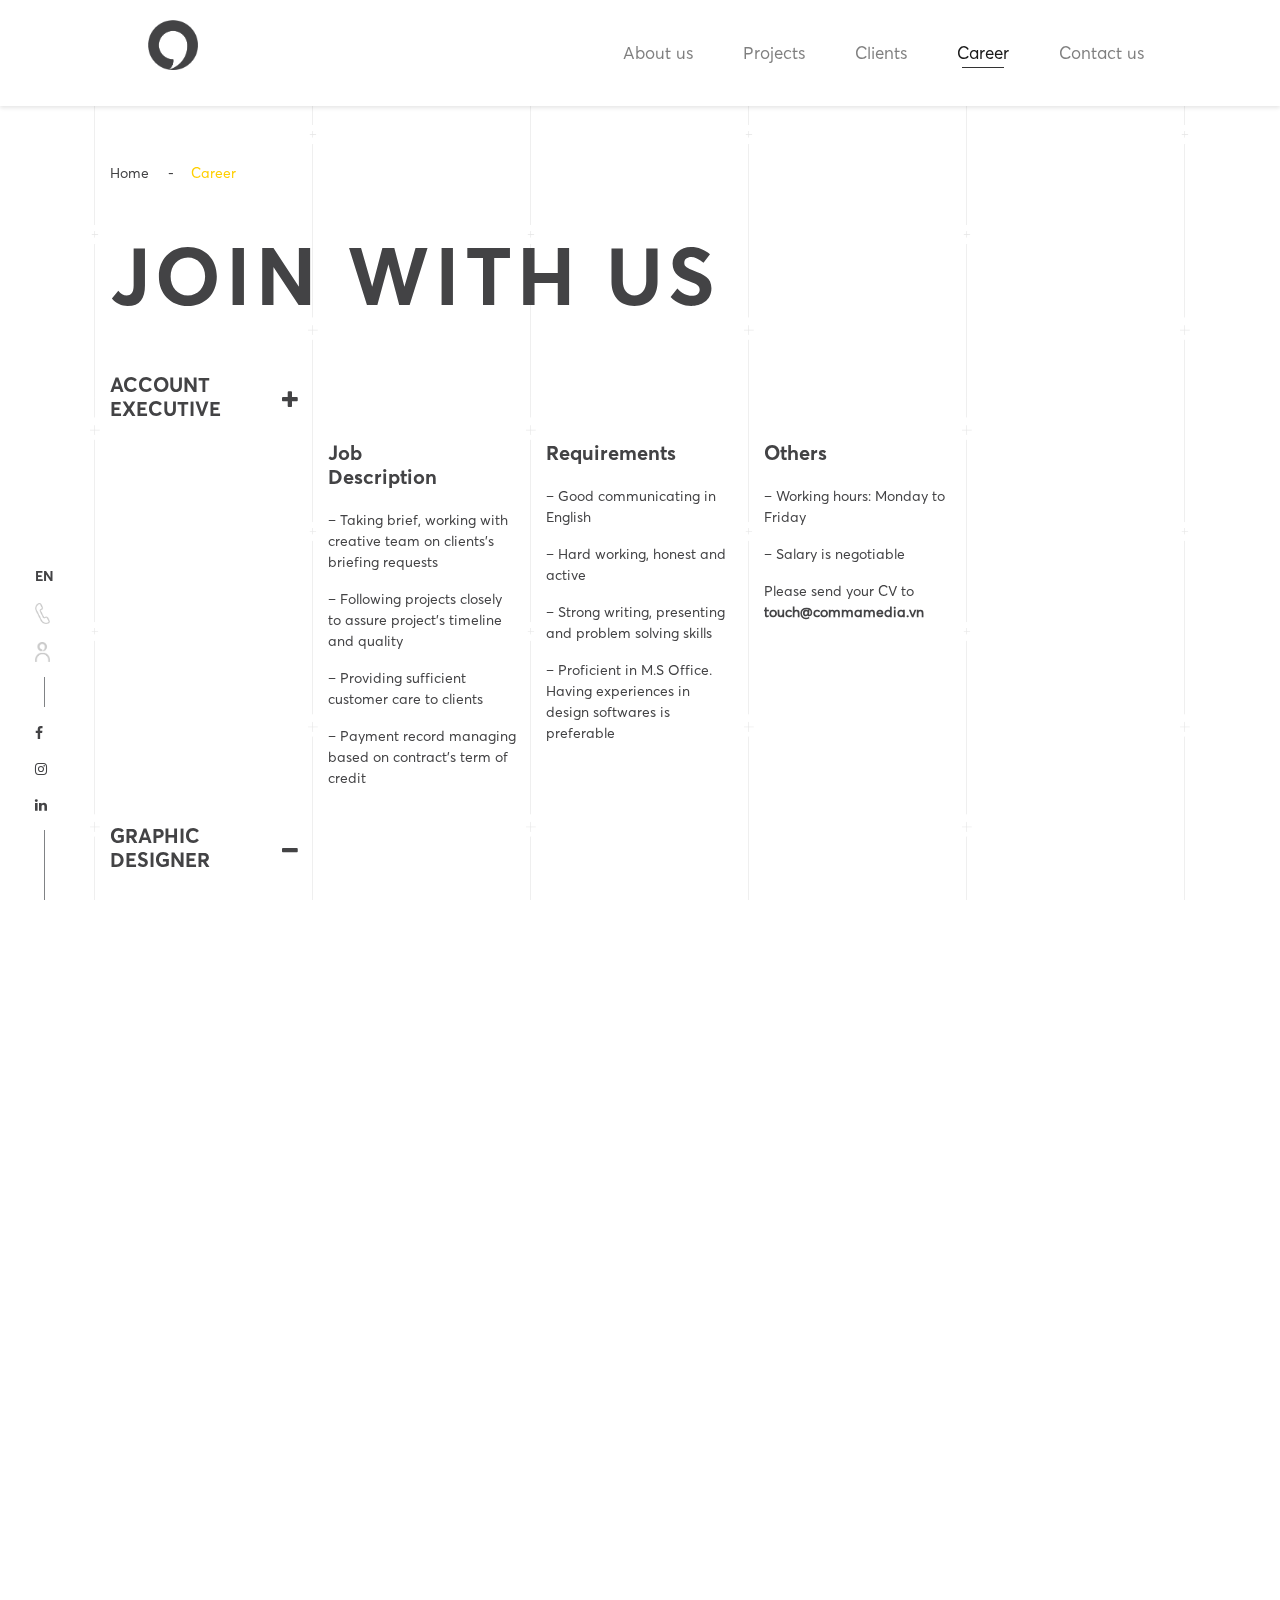
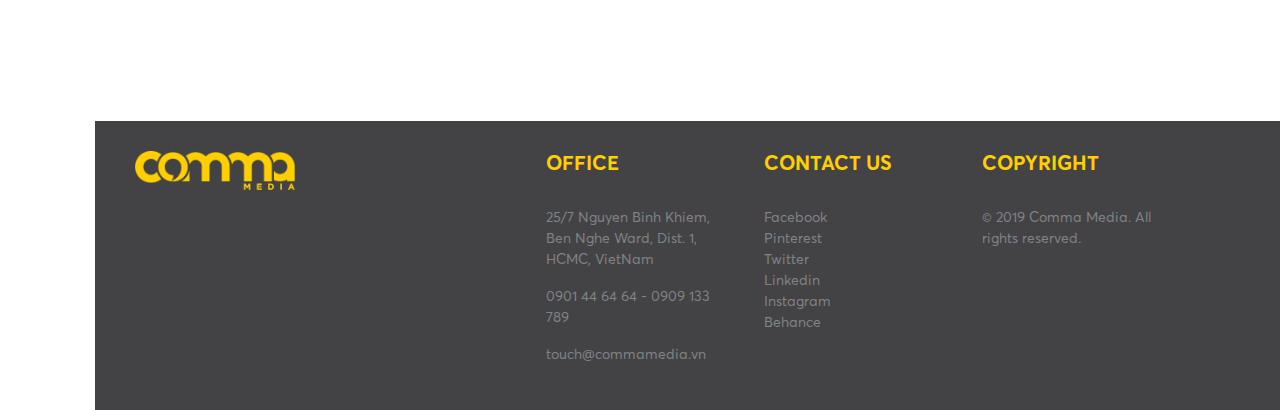
<file: career.html>
<!doctype html>
<!--[if lt IE 7]>
<html class="no-js lt-ie9 lt-ie8 lt-ie7" lang=""> <![endif]-->
<!--[if IE 7]>
<html class="no-js lt-ie9 lt-ie8" lang=""> <![endif]-->
<!--[if IE 8]>
<html class="no-js lt-ie9" lang=""> <![endif]-->
<!--[if gt IE 8]><!-->
<html class="no-js" lang=""> <!--<![endif]-->
<head>
    <meta charset="utf-8">
    <meta http-equiv="X-UA-Compatible" content="IE=edge,chrome=1">
    <title>Commamedia</title>
    <meta name="description" content="">
    <meta name="viewport" content="width=device-width, initial-scale=1">
    <link rel="apple-touch-icon" href="apple-touch-icon.png">

    <link rel="stylesheet" href="css/normalize.min.css">
    <link rel="stylesheet" href="css/bootstrap.min.css">
    <link rel="stylesheet" href="css/aos.css">
    <link rel="stylesheet" href="css/owl.carousel.min.css">
    <link rel="stylesheet" href="css/owl.theme.default.min.css">
    <link rel="stylesheet" href="css/animate.min.css">
    <link rel="stylesheet" href="css/swiper.min.css">
    <link rel="stylesheet" href="css/font-awesome.min.css">
    <link rel="stylesheet" href="css/main.css">

    <script src="js/vendor/modernizr-2.8.3-respond-1.4.2.min.js"></script>
</head>
<body>
<!--[if lt IE 8]>
<p class="browserupgrade">You are using an <strong>outdated</strong> browser. Please <a href="http://browsehappy.com/">upgrade
    your browser</a> to improve your experience.</p>
<![endif]-->
<div class="grid_site">
    <div class="container">
        <div class="grid_inner">
            <ul class="d-none d-sm-block">
                <li class="grid_item"></li>
                <li class="grid_item"></li>
                <li class="grid_item"></li>
                <li class="grid_item"></li>
                <li class="grid_item"></li>
            </ul>
            <ul class="d-block d-sm-none">
                <li class="grid_item"></li>
                <li class="grid_item"></li>
                <li class="grid_item"></li>
            </ul>
        </div>
    </div>
</div>
<ul class="contact_sidebar d-none d-sm-block" data-aos="fade-right" data-aos-delay="1000">
    <li><a href="" data-toggle="tooltip" data-placement="right" title="Language">EN</a></li>
    <li><a href="" data-toggle="tooltip" data-placement="right" title="Call"><img src="img/phone.png" class="img-fluid"
                                                                                  alt=""></a></li>
    <li><a href="" data-toggle="tooltip" data-placement="right" title="Chat"><img src="img/chat.png" class="img-fluid"
                                                                                  alt=""></a></li>
    <li>
        <div class="line"></div>
    </li>
    <li><a href="" data-toggle="tooltip" data-placement="right" title="Facebook"><i class="fa fa-facebook"
                                                                                    aria-hidden="true"></i></a></li>
    <li><a href="" data-toggle="tooltip" data-placement="right" title="Instagram"><i class="fa fa-instagram"
                                                                                     aria-hidden="true"></i></a></li>
    <li><a href="" data-toggle="tooltip" data-placement="right" title="Linkedin"><i class="fa fa-linkedin"
                                                                                    aria-hidden="true"></i></a></li>
    <li class="line end"></li>
</ul>
<header id="header_site" class="fixed-top">
    <div class="container">
        <div class="row">
            <div class="col-md-2 text-center">
                <a href="/">
                    <figure class="logo_site" data-aos="fade-left">
                        <img src="img/logo.png" class="img-fluid" alt="">
                    </figure>
                </a>
            </div>
            <div class="col-md-10">
                <nav class="navbar navbar-expand-lg navbar-light" data-aos="fade-left">
                    <button class="navbar-toggler" type="button" data-toggle="collapse"
                            data-target="#navbarSupportedContent" aria-controls="navbarSupportedContent"
                            aria-expanded="false" aria-label="Toggle navigation">
                        <span class="navbar-toggler-icon"></span>
                    </button>

                    <div class="collapse navbar-collapse" id="navbarSupportedContent">
                        <ul class="navbar-nav mr-auto">
                        </ul>
                        <ul class="navbar-nav">
                            <li class="nav-item">
                                <a class="nav-link" href="/about-us.html">About us <span
                                        class="sr-only">(current)</span></a>
                            </li>
                            <li class="nav-item">
                                <a class="nav-link" href="/projects.html">Projects</a>
                            </li>
                            <li class="nav-item">
                                <a class="nav-link" href="/#client-comma">Clients</a>
                            </li>
                            <li class="nav-item active">
                                <a class="nav-link" href="/career.html">Career</a>
                            </li>
                            <li class="nav-item">
                                <a class="nav-link" href="/contact-us.html">Contact us</a>
                            </li>

                        </ul>
                    </div>
                </nav>
            </div>
        </div>
    </div>
</header>
<div class="space_height"></div>
<div class="breadcrumb">
    <div class="container">
        <div class="outer_wrap">
            <div data-aos="fade-right">
                <ul class="list-inline">
                    <li class="list-inline-item"><a href="">Home</a></li>
                    <li class="list-inline-item"><a href="">Career</a></li>
                </ul>
            </div>
        </div>
    </div>
</div>
<div class="page_content">
    <div class="container">
        <div class="outer_wrap">
            <div data-aos="fade-right">
                <h1 class="title_page">JOIN WITH US</h1>
            </div>
        </div>
        <div class="section_page able-click">
            <div class="row ml-md-0 mr-md-0">
                <div class="col-1p5">
                    <div class="outer_wrap">
                            <h2 class="title_block alr_show">
                                ACCOUNT <br>EXECUTIVE
                            </h2>
                    </div>
                </div>
            </div>
            <div class="able-show-hide showdown">
                <div class="row mr-md-0 ml-md-0">
                    <div class="col-md pl-md-0 pr-md-0"></div>
                    <div class="col-md pl-md-0 pr-md-0">
                        <div class="outer_wrap">
                            <div data-aos="fade-right">
                                <h3>Job <br>Description</h3>
                                <p>– Taking brief, working with creative team on clients’s briefing requests</p>
                                <p>– Following projects closely to assure project’s timeline and quality</p>
                                <p>– Providing sufficient customer care to clients</p>
                                <p>– Payment record managing based on contract’s term of credit</p>
                            </div>
                        </div>
                    </div>
                    <div class="col-md pl-md-0 pr-md-0">
                        <div class="outer_wrap">
                            <div data-aos="fade-right">
                                <h3>Requirements</h3>
                                <p>– Good communicating in English</p>
                                <p>– Hard working, honest and active</p>
                                <p>– Strong writing, presenting and problem solving skills</p>
                                <p>– Proficient in M.S Office. Having experiences in design softwares is preferable</p>
                            </div>
                        </div>
                    </div>
                    <div class="col-md pl-md-0 pr-md-0">
                        <div class="outer_wrap">
                            <div data-aos="fade-right">
                                <h3>Others</h3>
                                <p>– Working hours: Monday to Friday</p>
                                <p>– Salary is negotiable</p>
                                <p>Please send your CV to <strong>touch@commamedia.vn</strong></p>
                            </div>
                        </div>
                    </div>
                    <div class="col-md pl-md-0 pr-md-0"></div>
                </div>
            </div>

        </div>
        <div class="section_page able-click">
            <div class="row ml-md-0 mr-md-0">
                <div class="col-1p5">
                    <div class="outer_wrap">
                            <h2 class="title_block">
                                GRAPHIC <br>
                                DESIGNER
                            </h2>
                    </div>
                </div>
            </div>
            <div class="able-show-hide">
                <div class="row mr-md-0 ml-md-0">
                    <div class="col-md pl-md-0 pr-md-0"></div>
                    <div class="col-md pl-md-0 pr-md-0">
                        <div class="outer_wrap">
                            <div data-aos="fade-right">
                                <h3>Job <br>Description</h3>
                                <p>– Responsible for all aspects: print advertising, collateral material, logo development,
                                    typography and website design</p>
                            </div>
                        </div>

                    </div>
                    <div class="col-md pl-md-0 pr-md-0">
                        <div class="outer_wrap">
                            <div data-aos="fade-right">
                                <h3>Requirements</h3>
                                <p>– Creative thinking and good sense of art</p>
                                <p>– Have experience in Photoshop, Illustrator, Indesign…</p>
                                <p>– Sketching skill</p>
                                <p>– Understanding of logo, branding, web design…</p>
                                <p>– Fast catching up with new design trends worldwide</p>
                                <p>– Willing to learn; be able to work under pressure and demanding</p>
                                <p>– Highly careful and responsible, good teamwork spirit & attention to details</p>
                            </div>
                        </div>
                    </div>
                    <div class="col-md pl-md-0 pr-md-0">
                        <div class="outer_wrap">
                            <div data-aos="fade-right">
                                <h3>Others</h3>
                                <p>– Competitive and negotiable salary with bonus regarding projects’ effectiveness</p>
                                <p>– Experience sharings from senior designers</p>
                                <p>– Comfortable and dynamic working space with well facilities</p>
                                <p>– Working hours: Monday to Friday</p>
                                <p>Please send your CV and porfolio to: touch@commamedia.vn</p>
                            </div>
                        </div>
                    </div>
                    <div class="col-md pl-md-0 pr-md-0">
                        <div class="outer_wrap">
                            <div data-aos="fade-right">
                            </div>
                        </div>
                    </div>
                </div>
            </div>

        </div>
        <div class="form_carrer section_page">
            <div class="row ml-md-0 mr-md-0">
                <div class="col-1p5">
                    <div class="outer_wrap">
                        <div data-aos="fade-right">
                            <h2 class="title_block">
                                Contact us
                            </h2>
                        </div>
                    </div>
                </div>
            </div>
            <div class="row mr-md-0 ml-md-0">
                <div class="col-1p5"></div>
                <div class="col-3p5">
                    <div class="outer_wrap">
                        <div data-aos="fade-right">
                            <div class="row mr-md-0 ml-md-0">
                                <div class="col-md-4 pl-md-0 pr-md-0">
                                    <div class="padding-15">
                                        <div class="label_text">Your name</div>
                                        <input type="text" class="form-control">
                                    </div>
                                </div>
                                <div class="col-md-4 pl-md-0 pr-md-0">
                                    <div class="padding-15">
                                        <div class="label_text">Your phone</div>
                                        <input type="text" class="form-control">
                                    </div>
                                </div>
                                <div class="col-md-4 pl-md-0 pr-md-0">
                                    <div class="padding-15">
                                        <div class="label_text">Your Email</div>
                                        <input type="text" class="form-control">
                                    </div>
                                </div>
                            </div>
                            <div class="padding-15">
                                <div class="label_text">Position</div>
                                <select name="" id="" class="form-control">
                                    <option value="">Graphic Designer</option>
                                    <option value="">Development</option>
                                    <option value="">Account Ececutive</option>
                                </select>
                                <div class="label_text">Message</div>
                                <textarea name="" id="" cols="30" rows="4" class="form-control"></textarea>
                                <div class="row mr-md-0 ml-md-0">
                                    <div class="col-md-4">
                                        <label for="">Upload your CV</label>
                                        <div class="file-upload">
                                            <input type="file" id="choosefile" class="form-control">
                                            <p class="ibenic_file_upload_text">Choose file</p>
                                        </div>
                                    </div>
                                </div>
                                <input type="submit" value="submit" class="btn link_btn pull-right top-40">
                            </div>

                        </div>
                    </div>
                </div>
            </div>
        </div>
    </div>
</div>
<footer id="footer_site">
    <div class="container">
        <div class="bg_primary outer_wrap">
            <div class="row ml-md-0 mr-md-0">
                <div class="col-2p5">
                    <figure class="logo_footer">
                        <a href="">
                            <img src="img/logoft.png" class="img-fluid" alt="">
                        </a>
                    </figure>
                </div>
                <div class="col-3p5">
                    <div class="row ml-md-0 mr-md-0">
                        <div class="col-md-4 pr-md-0 pl-md-0">
                            <div class="title_ft">
                                OFFICE
                            </div>
                            <p>25/7 Nguyen Binh Khiem, Ben Nghe Ward, Dist. 1, HCMC,
                                VietNam</p>
                            <p>0901 44 64 64 - 0909 133 789</p>
                            <p>touch@commamedia.vn</p>
                        </div>
                        <div class="col-md-4 pr-md-0 pl-md-0">
                            <div class="title_ft">
                                CONTACT US
                            </div>
                            <ul>
                                <li><a href="">Facebook</a></li>
                                <li><a href="">Pinterest</a></li>
                                <li><a href="">Twitter</a></li>
                                <li><a href="">Linkedin</a></li>
                                <li><a href="">Instagram</a></li>
                                <li><a href="">Behance</a></li>
                            </ul>
                        </div>
                        <div class="col-md-4 pr-md-0 pl-md-0">
                            <div class="title_ft">
                                COPYRIGHT
                            </div>
                            <p>© 2019 Comma Media. All rights reserved.</p>
                        </div>
                    </div>
                </div>
            </div>
        </div>
    </div>
</footer>


<script src="https://ajax.googleapis.com/ajax/libs/jquery/3.3.1/jquery.min.js"></script>
<script>window.jQuery || document.write('<script src="js/vendor/jquery-1.11.2.min.js"><\/script>')</script>

<script src="js/bootstrap.bundle.min.js"></script>
<script src="js/aos.js"></script>
<script src="js/owl.carousel.min.js"></script>
<script src="js/swiper.min.js"></script>
<script src="js/anime.min.js"></script>
<script src="js/main.js"></script>
</body>
</html>
</file>
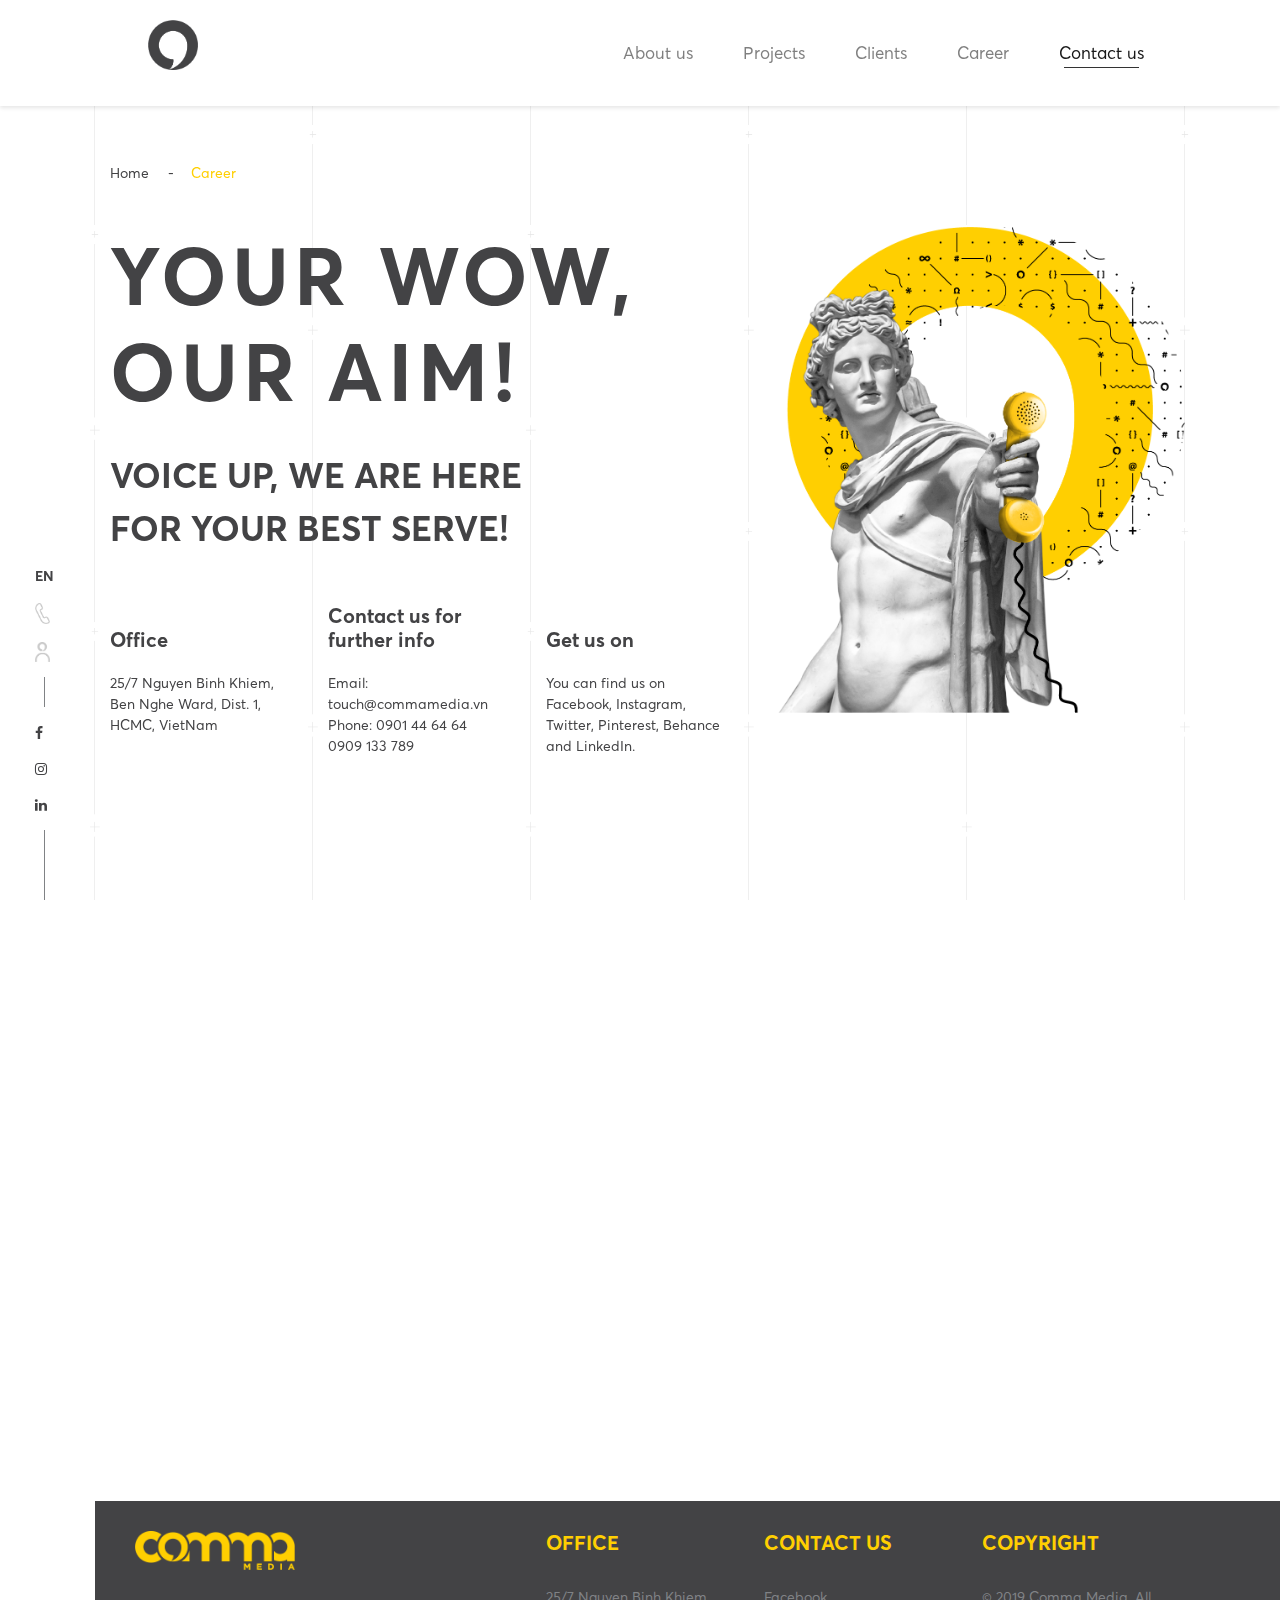
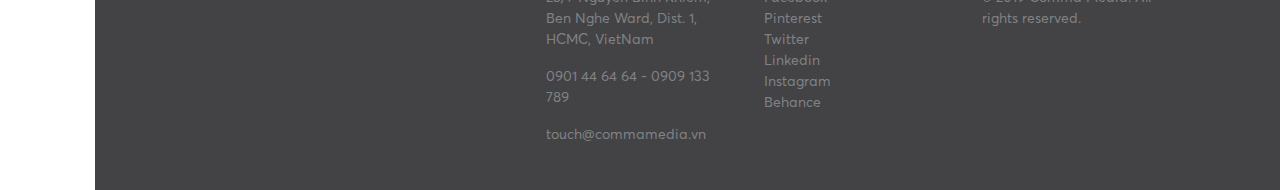
<file: contact-us.html>
<!doctype html>
<!--[if lt IE 7]>
<html class="no-js lt-ie9 lt-ie8 lt-ie7" lang=""> <![endif]-->
<!--[if IE 7]>
<html class="no-js lt-ie9 lt-ie8" lang=""> <![endif]-->
<!--[if IE 8]>
<html class="no-js lt-ie9" lang=""> <![endif]-->
<!--[if gt IE 8]><!-->
<html class="no-js" lang=""> <!--<![endif]-->
<head>
    <meta charset="utf-8">
    <meta http-equiv="X-UA-Compatible" content="IE=edge,chrome=1">
    <title>Commamedia</title>
    <meta name="description" content="">
    <meta name="viewport" content="width=device-width, initial-scale=1">
    <link rel="apple-touch-icon" href="apple-touch-icon.png">

    <link rel="stylesheet" href="css/normalize.min.css">
    <link rel="stylesheet" href="css/bootstrap.min.css">
    <link rel="stylesheet" href="css/aos.css">
    <link rel="stylesheet" href="css/owl.carousel.min.css">
    <link rel="stylesheet" href="css/owl.theme.default.min.css">
    <link rel="stylesheet" href="css/animate.min.css">
    <link rel="stylesheet" href="css/swiper.min.css">
    <link rel="stylesheet" href="css/font-awesome.min.css">
    <link rel="stylesheet" href="css/main.css">

    <script src="js/vendor/modernizr-2.8.3-respond-1.4.2.min.js"></script>
</head>
<body>
<!--[if lt IE 8]>
<p class="browserupgrade">You are using an <strong>outdated</strong> browser. Please <a href="http://browsehappy.com/">upgrade
    your browser</a> to improve your experience.</p>
<![endif]-->
<div class="grid_site">
    <div class="container">
        <div class="grid_inner">
            <ul class="d-none d-sm-block">
                <li class="grid_item"></li>
                <li class="grid_item"></li>
                <li class="grid_item"></li>
                <li class="grid_item"></li>
                <li class="grid_item"></li>
            </ul>
            <ul class="d-block d-sm-none">
                <li class="grid_item"></li>
            </ul>
        </div>
    </div>
</div>
<ul class="contact_sidebar d-none d-sm-block" data-aos="fade-right" data-aos-delay="1000">
    <li><a href="" data-toggle="tooltip" data-placement="right" title="Language">EN</a></li>
    <li><a href="" data-toggle="tooltip" data-placement="right" title="Call"><img src="img/phone.png" class="img-fluid"
                                                                                  alt=""></a></li>
    <li><a href="" data-toggle="tooltip" data-placement="right" title="Chat"><img src="img/chat.png" class="img-fluid"
                                                                                  alt=""></a></li>
    <li>
        <div class="line"></div>
    </li>
    <li><a href="" data-toggle="tooltip" data-placement="right" title="Facebook"><i class="fa fa-facebook"
                                                                                    aria-hidden="true"></i></a></li>
    <li><a href="" data-toggle="tooltip" data-placement="right" title="Instagram"><i class="fa fa-instagram"
                                                                                     aria-hidden="true"></i></a></li>
    <li><a href="" data-toggle="tooltip" data-placement="right" title="Linkedin"><i class="fa fa-linkedin"
                                                                                    aria-hidden="true"></i></a></li>
    <li class="line end"></li>
</ul>
<header id="header_site" class="fixed-top">
    <div class="container">
        <div class="row">
            <div class="col-md-2 text-center">
                <a href="/">
                    <figure class="logo_site" data-aos="fade-left">
                        <img src="img/logo.png" class="img-fluid" alt="">
                    </figure>
                </a>
            </div>
            <div class="col-md-10">
                <nav class="navbar navbar-expand-lg navbar-light" data-aos="fade-left">
                    <button class="navbar-toggler" type="button" data-toggle="collapse"
                            data-target="#navbarSupportedContent" aria-controls="navbarSupportedContent"
                            aria-expanded="false" aria-label="Toggle navigation">
                        <span class="navbar-toggler-icon"></span>
                    </button>

                    <div class="collapse navbar-collapse" id="navbarSupportedContent">
                        <ul class="navbar-nav mr-auto">
                        </ul>
                        <ul class="navbar-nav">
                            <li class="nav-item">
                                <a class="nav-link" href="/about-us.html">About us <span
                                        class="sr-only">(current)</span></a>
                            </li>
                            <li class="nav-item">
                                <a class="nav-link" href="/projects.html">Projects</a>
                            </li>
                            <li class="nav-item">
                                <a class="nav-link" href="/#client-comma">Clients</a>
                            </li>
                            <li class="nav-item">
                                <a class="nav-link" href="/career.html">Career</a>
                            </li>
                            <li class="nav-item active">
                                <a class="nav-link" href="/contact-us.html">Contact us</a>
                            </li>

                        </ul>
                    </div>
                </nav>
            </div>
        </div>
    </div>
</header>
<div class="space_height"></div>
<div class="breadcrumb">
    <div class="container">
        <div class="outer_wrap">
            <div data-aos="fade-right">
                <ul class="list-inline">
                    <li class="list-inline-item"><a href="">Home</a></li>
                    <li class="list-inline-item"><a href="">Career</a></li>
                </ul>
            </div>
        </div>
    </div>
</div>
<div class="page_content">
    <div class="container">
        <div class="section_page">
            <div class="row mr-md-0 ml-md-0">
                <div class="col-3p5">
                    <div class="outer_wrap">
                        <div data-aos="fade-right">
                            <h1 class="title_page">YOUR WOW, <br>
                                OUR AIM!</h1>
                            <div class="sub_title">
                                VOICE UP, WE ARE HERE <br>
                                FOR YOUR BEST SERVE!
                            </div>
                        </div>
                    </div>
                    <div class="row mr-md-0 ml-md-0">
                        <div class="col-md pl-md-0 pr-md-0">
                            <div class="outer_wrap">
                                <div data-aos="fade-right">
                                    <h3><br>Office</h3>
                                    <p>25/7 Nguyen Binh Khiem, Ben Nghe Ward, Dist. 1, HCMC, VietNam</p>
                                </div>
                            </div>
                        </div>
                        <div class="col-md pl-md-0 pr-md-0">
                            <div class="outer_wrap">
                                <div data-aos="fade-right">
                                    <h3>Contact us for further info</h3>
                                    <p>Email: <br>
                                        touch@commamedia.vn <br>
                                        Phone: 0901 44 64 64 <br>
                                        0909 133 789</p>
                                </div>
                            </div>
                        </div>
                        <div class="col-md pl-md-0 pr-md-0">
                            <div class="outer_wrap">
                                <div data-aos="fade-right">
                                    <h3><br>Get us on</h3>
                                    <p>You can find us on Facebook, Instagram, Twitter, Pinterest, Behance and LinkedIn.</p>
                                </div>
                            </div>
                        </div>
                    </div>
                </div>
                <div class="col-2p5">
                    <div class="outer_wrap">
                        <div data-aos="fade-right">
                            <img src="img/contact.png" class="img-fluid" alt="">
                        </div>
                    </div>
                </div>
            </div>
        </div>

        <div class="form_carrer section_page">
            <div class="row mr-md-0 ml-md-0">
                <div class="col-md-12 pl-md-0 pr-md-0">
                    <div class="outer_wrap">
                        <div data-aos="fade-right">
                            <div class="row mr-md-0 ml-md-0">
                                <div class="col-md pl-md-0 pr-md-0">
                                    <div class="padding-15">
                                        <div class="label_text"><br>Your name*</div>
                                        <input type="text" class="form-control">
                                    </div>
                                </div>
                                <div class="col-md pl-md-0 pr-md-0">
                                    <div class="padding-15">
                                        <div class="label_text"><br>Your phone*</div>
                                        <input type="text" class="form-control">
                                    </div>
                                </div>
                                <div class="col-md pl-md-0 pr-md-0">
                                    <div class="padding-15">
                                        <div class="label_text"><br>Your Email*</div>
                                        <input type="text" class="form-control">
                                    </div>
                                </div>
                                <div class="col-md pl-md-0 pr-md-0">
                                    <div class="padding-15">
                                        <div class="label_text"><br>Your Company</div>
                                        <input type="text" class="form-control">
                                    </div>
                                </div>
                                <div class="col-md pl-md-0 pr-md-0">
                                    <div class="padding-15">
                                        <div class="label_text">You Known <br>Comma Through</div>
                                        <select name="" id="" class="form-control">
                                            <option value="Facebook">Facebook</option>
                                            <option value="Google">Google</option>
                                            <option value="Website">Website</option>
                                            <option value="Recommended">Recommended</option>
                                        </select>
                                    </div>
                                </div>
                            </div>
                            <div class="row mr-md-0 ml-md-0">
                                <div class="col-1p5">
                                    <div class="padding-15">
                                        <div class="label_text">What's your project?</div>
                                    </div>
                                </div>
                            </div>
                            <div class="row mr-md-0 ml-md-0">
                                <div class="col-md pl-md-0 pr-md-0"></div>
                                <div class="col-md pl-md-0 pr-md-0">
                                    <div class="padding-15">
                                        <input type="checkbox" class="input-hidden valid" name="project" value="Logo" id="logo" aria-invalid="false">
                                        <label for="logo">Logo</label>
                                    </div>
                                </div>
                                <div class="col-md pl-md-0 pr-md-0">
                                    <div class="padding-15">
                                        <input type="checkbox" class="input-hidden valid" name="project" value="Brand Identity" id="branding" aria-invalid="false">
                                        <label for="branding">Brand Identity</label>
                                    </div>
                                </div>
                                <div class="col-md pl-md-0 pr-md-0">
                                    <div class="padding-15">
                                        <input type="checkbox" class="input-hidden valid" name="project" value="Print ads" id="printads" aria-invalid="false">
                                        <label for="printads">Print ads</label>
                                    </div>
                                </div>
                                <div class="col-md pl-md-0 pr-md-0"></div>

                            </div>
                            <div class="row mr-md-0 ml-md-0">
                                <div class="col-md pl-md-0 pr-md-0"></div>
                                <div class="col-md pl-md-0 pr-md-0">
                                    <div class="padding-15">
                                        <input type="checkbox" class="input-hidden valid" name="project" value="Packaging" id="packaging" aria-invalid="false">
                                        <label for="packaging">Packaging</label>
                                    </div>
                                </div>
                                <div class="col-md pl-md-0 pr-md-0">
                                    <div class="padding-15">
                                        <input type="checkbox" class="input-hidden valid" name="project" value="Website" id="website" aria-invalid="false">
                                        <label for="website">Website</label>
                                    </div>
                                </div>
                                <div class="col-md pl-md-0 pr-md-0"></div>
                                <div class="col-md pl-md-0 pr-md-0"></div>
                            </div>
                            <div class="row mr-md-0 ml-md-0">
                                <div class="col-1p5">
                                    <div class="padding-15">
                                        <div class="label_text">Your Message</div>
                                    </div>
                                </div>
                            </div>
                            <div class="row mr-md-0 ml-md-0">
                                <div class="col-1p5"></div>
                                <div class="col-3p5">
                                    <div class="padding-15">
                                        <textarea name="" id="" cols="30" rows="4" class="form-control"></textarea>
                                        <input type="submit" value="sent" class="btn link_btn pull-right">
                                    </div>
                                </div>
                            </div>

                        </div>
                    </div>
                </div>
            </div>
        </div>
    </div>
</div>
<footer id="footer_site">
    <div class="container">
        <div class="bg_primary outer_wrap">
            <div class="row ml-md-0 mr-md-0">
                <div class="col-2p5">
                    <figure class="logo_footer">
                        <a href="">
                            <img src="img/logoft.png" class="img-fluid" alt="">
                        </a>
                    </figure>
                </div>
                <div class="col-3p5">
                    <div class="row ml-md-0 mr-md-0">
                        <div class="col-md-4 pr-md-0 pl-md-0">
                            <div class="title_ft">
                                OFFICE
                            </div>
                            <p>25/7 Nguyen Binh Khiem, Ben Nghe Ward, Dist. 1, HCMC,
                                VietNam</p>
                            <p>0901 44 64 64 - 0909 133 789</p>
                            <p>touch@commamedia.vn</p>
                        </div>
                        <div class="col-md-4 pr-md-0 pl-md-0">
                            <div class="title_ft">
                                CONTACT US
                            </div>
                            <ul>
                                <li><a href="">Facebook</a></li>
                                <li><a href="">Pinterest</a></li>
                                <li><a href="">Twitter</a></li>
                                <li><a href="">Linkedin</a></li>
                                <li><a href="">Instagram</a></li>
                                <li><a href="">Behance</a></li>
                            </ul>
                        </div>
                        <div class="col-md-4 pr-md-0 pl-md-0">
                            <div class="title_ft">
                                COPYRIGHT
                            </div>
                            <p>© 2019 Comma Media. All rights reserved.</p>
                        </div>
                    </div>
                </div>
            </div>
        </div>
    </div>
</footer>


<script src="https://ajax.googleapis.com/ajax/libs/jquery/3.3.1/jquery.min.js"></script>
<script>window.jQuery || document.write('<script src="js/vendor/jquery-1.11.2.min.js"><\/script>')</script>

<script src="js/bootstrap.bundle.min.js"></script>
<script src="js/aos.js"></script>
<script src="js/owl.carousel.min.js"></script>
<script src="js/swiper.min.js"></script>
<script src="js/anime.min.js"></script>
<script src="js/main.js"></script>
</body>
</html>
</file>
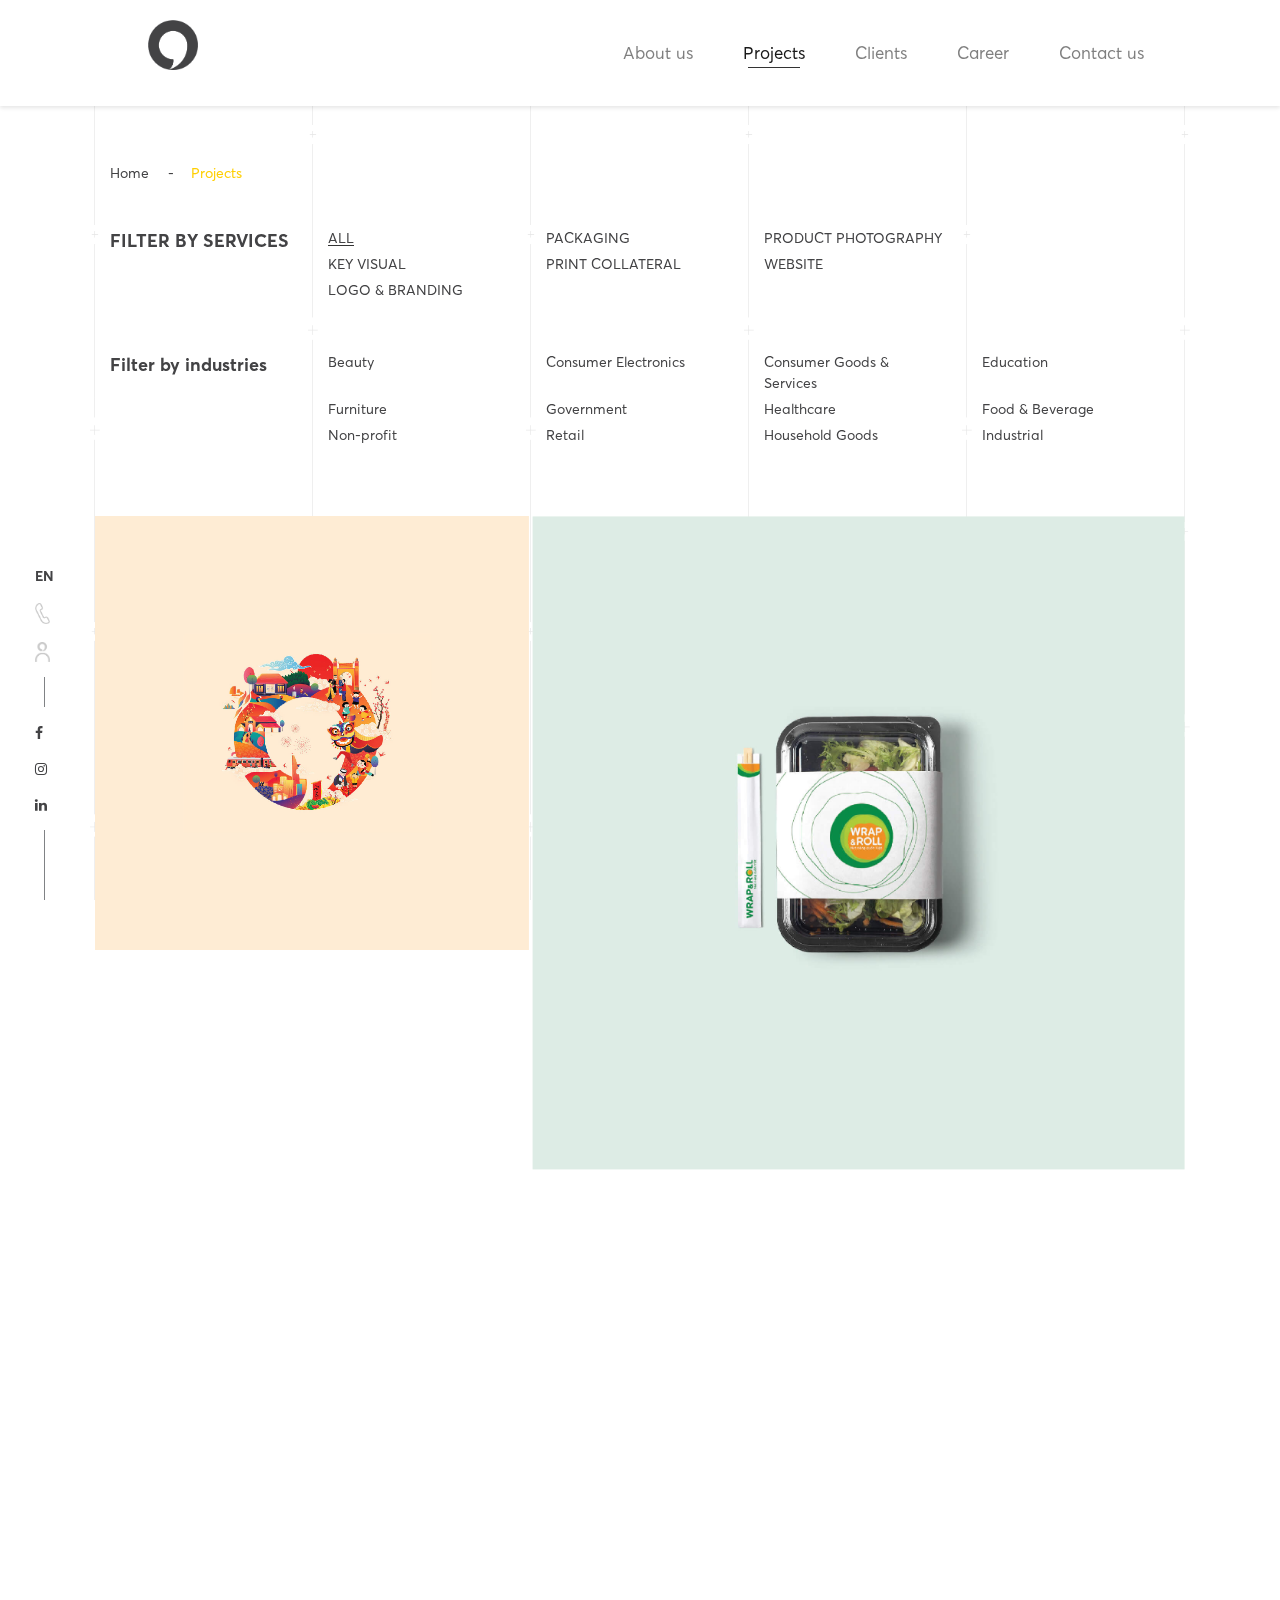
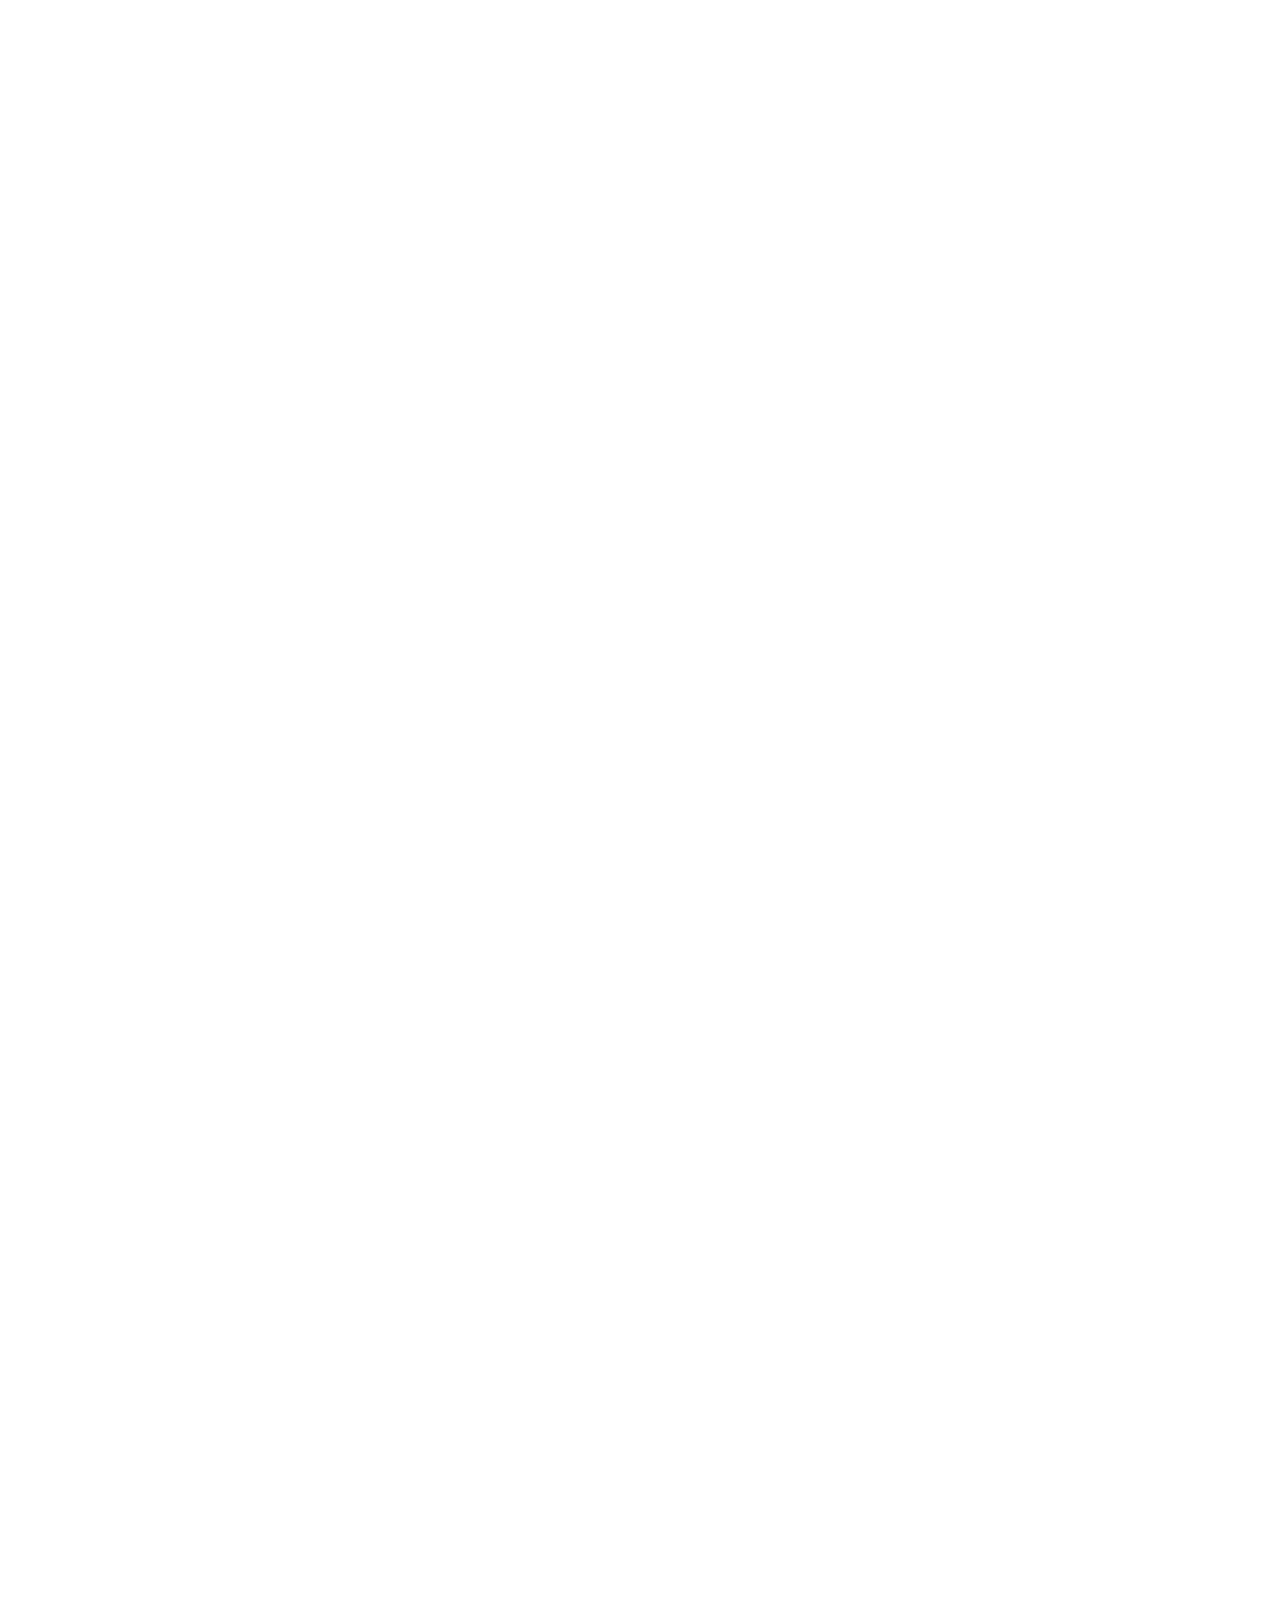
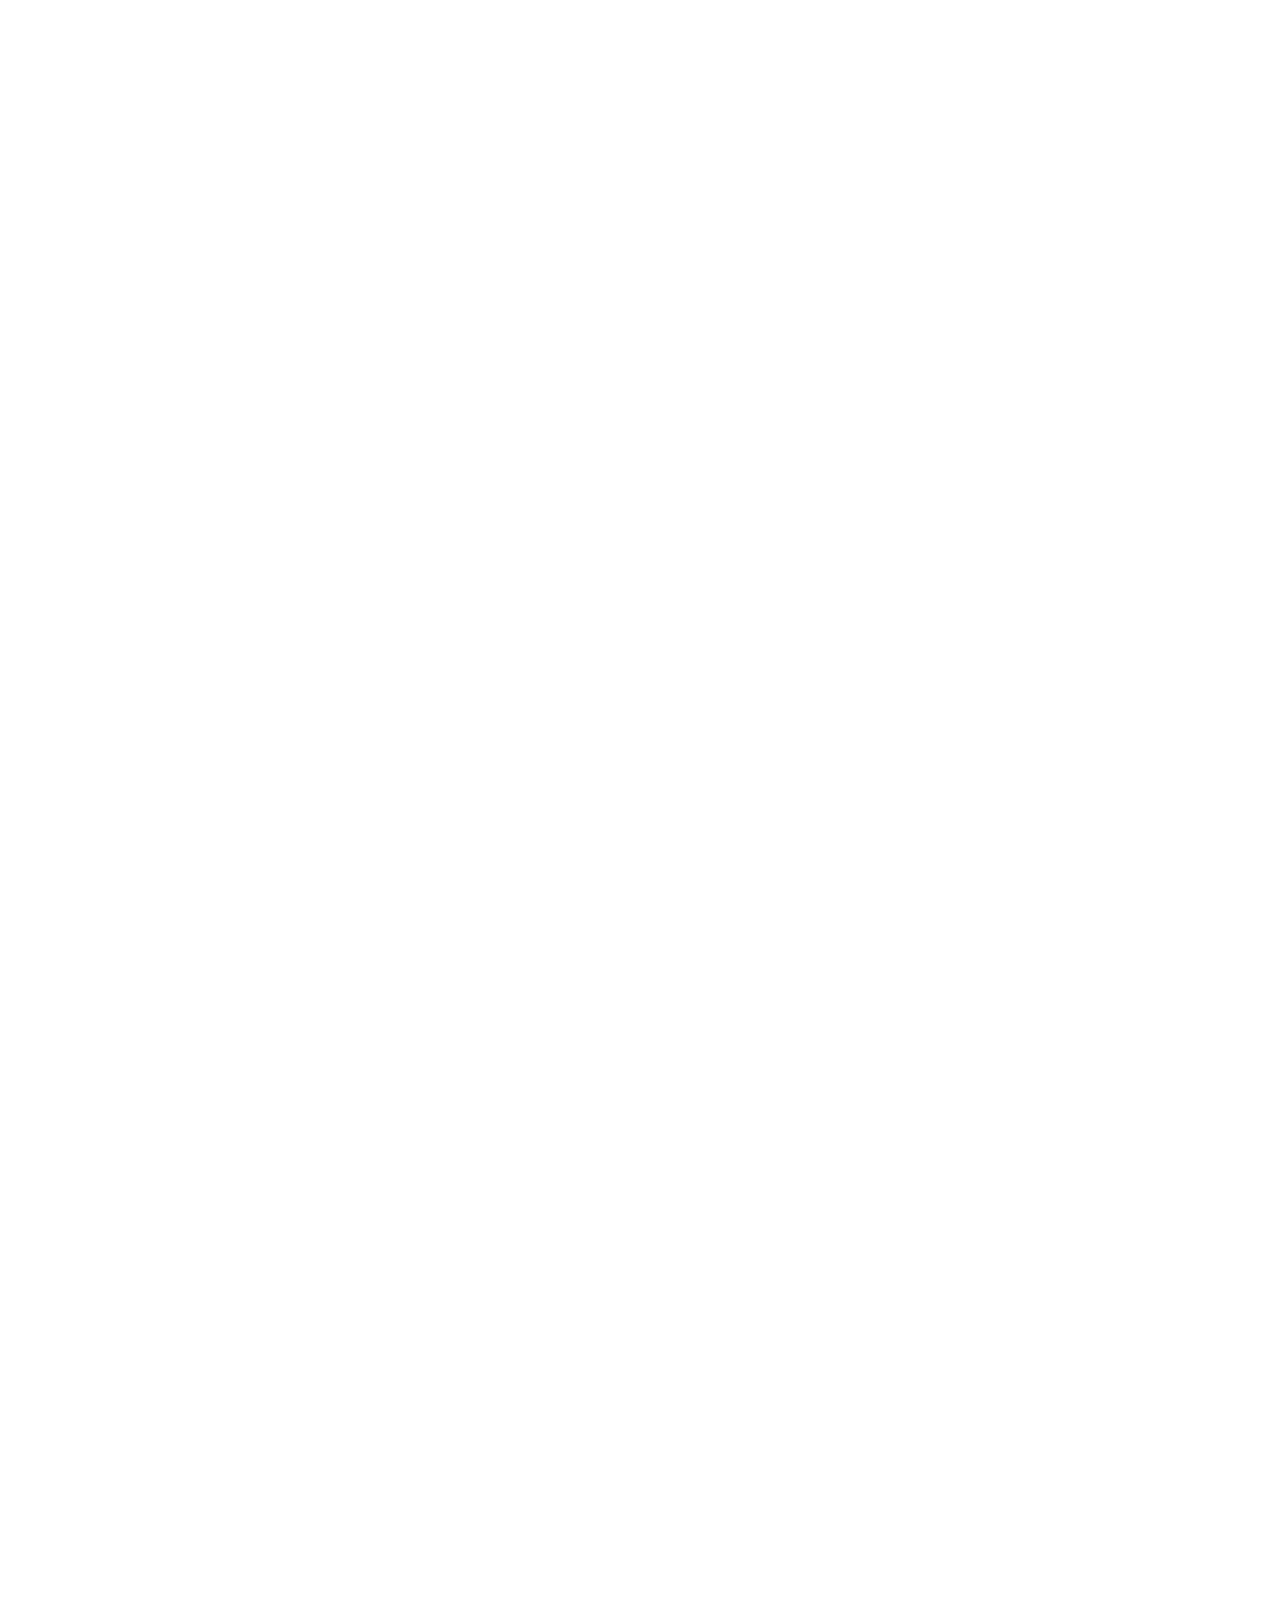
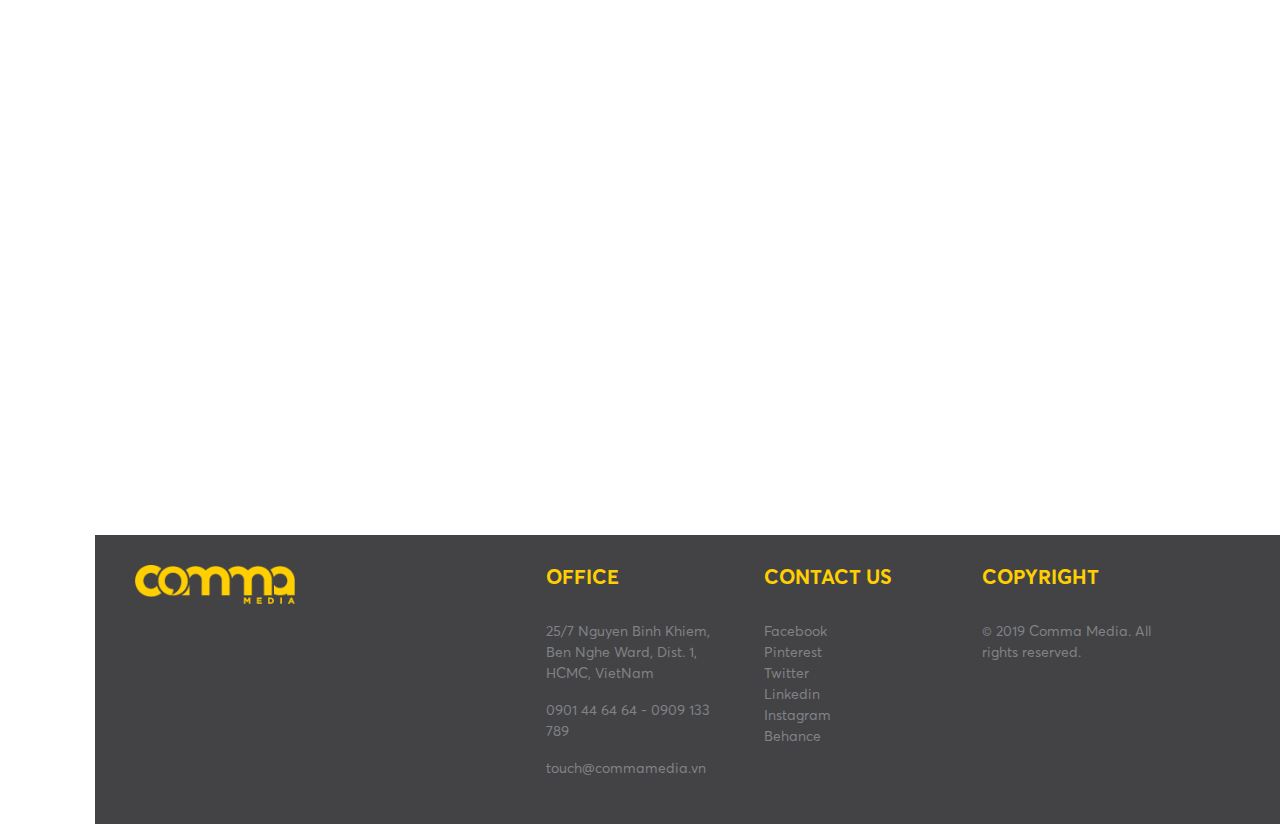
<file: projects.html>
<!doctype html>
<!--[if lt IE 7]>
<html class="no-js lt-ie9 lt-ie8 lt-ie7" lang=""> <![endif]-->
<!--[if IE 7]>
<html class="no-js lt-ie9 lt-ie8" lang=""> <![endif]-->
<!--[if IE 8]>
<html class="no-js lt-ie9" lang=""> <![endif]-->
<!--[if gt IE 8]><!-->
<html class="no-js" lang=""> <!--<![endif]-->
<head>
    <meta charset="utf-8">
    <meta http-equiv="X-UA-Compatible" content="IE=edge,chrome=1">
    <title>Commamedia</title>
    <meta name="description" content="">
    <meta name="viewport" content="width=device-width, initial-scale=1">
    <link rel="apple-touch-icon" href="apple-touch-icon.png">

    <link rel="stylesheet" href="css/normalize.min.css">
    <link rel="stylesheet" href="css/bootstrap.min.css">
    <link rel="stylesheet" href="css/aos.css">
    <link rel="stylesheet" href="css/owl.carousel.min.css">
    <link rel="stylesheet" href="css/owl.theme.default.min.css">
    <link rel="stylesheet" href="css/animate.min.css">
    <link rel="stylesheet" href="css/swiper.min.css">
    <link rel="stylesheet" href="css/font-awesome.min.css">
    <link rel="stylesheet" href="css/main.css">

    <script src="js/vendor/modernizr-2.8.3-respond-1.4.2.min.js"></script>
</head>
<body>
<!--[if lt IE 8]>
<p class="browserupgrade">You are using an <strong>outdated</strong> browser. Please <a href="http://browsehappy.com/">upgrade
    your browser</a> to improve your experience.</p>
<![endif]-->
<div class="grid_site">
    <div class="container">
        <div class="grid_inner">
            <ul class="d-none d-sm-block">
                <li class="grid_item"></li>
                <li class="grid_item"></li>
                <li class="grid_item"></li>
                <li class="grid_item"></li>
                <li class="grid_item"></li>
            </ul>
            <ul class="d-block d-sm-none">
                <li class="grid_item"></li>
            </ul>
        </div>
    </div>
</div>
<ul class="contact_sidebar d-none d-sm-block" data-aos="fade-right" data-aos-delay="1000">
    <li><a href="" data-toggle="tooltip" data-placement="right" title="Language">EN</a></li>
    <li><a href="" data-toggle="tooltip" data-placement="right" title="Call"><img src="img/phone.png" class="img-fluid"
                                                                                  alt=""></a></li>
    <li><a href="" data-toggle="tooltip" data-placement="right" title="Chat"><img src="img/chat.png" class="img-fluid"
                                                                                  alt=""></a></li>
    <li>
        <div class="line"></div>
    </li>
    <li><a href="" data-toggle="tooltip" data-placement="right" title="Facebook"><i class="fa fa-facebook"
                                                                                    aria-hidden="true"></i></a></li>
    <li><a href="" data-toggle="tooltip" data-placement="right" title="Instagram"><i class="fa fa-instagram"
                                                                                     aria-hidden="true"></i></a></li>
    <li><a href="" data-toggle="tooltip" data-placement="right" title="Linkedin"><i class="fa fa-linkedin"
                                                                                    aria-hidden="true"></i></a></li>
    <li class="line end"></li>
</ul>
<header id="header_site" class="fixed-top">
    <div class="container">
        <div class="row">
            <div class="col-md-2 text-center">
                <a href="/">
                    <figure class="logo_site" data-aos="fade-left">
                        <img src="img/logo.png" class="img-fluid" alt="">
                    </figure>
                </a>
            </div>
            <div class="col-md-10">
                <nav class="navbar navbar-expand-lg navbar-light" data-aos="fade-left">
                    <button class="navbar-toggler" type="button" data-toggle="collapse"
                            data-target="#navbarSupportedContent" aria-controls="navbarSupportedContent"
                            aria-expanded="false" aria-label="Toggle navigation">
                        <span class="navbar-toggler-icon"></span>
                    </button>

                    <div class="collapse navbar-collapse" id="navbarSupportedContent">
                        <ul class="navbar-nav mr-auto">
                        </ul>
                        <ul class="navbar-nav">
                            <li class="nav-item">
                                <a class="nav-link" href="/about-us.html">About us <span
                                        class="sr-only">(current)</span></a>
                            </li>
                            <li class="nav-item active">
                                <a class="nav-link" href="/projects.html">Projects</a>
                            </li>
                            <li class="nav-item">
                                <a class="nav-link" href="/#client-comma">Clients</a>
                            </li>
                            <li class="nav-item">
                                <a class="nav-link" href="/career.html">Career</a>
                            </li>
                            <li class="nav-item">
                                <a class="nav-link" href="/contact-us.html">Contact us</a>
                            </li>

                        </ul>
                    </div>
                </nav>
            </div>
        </div>
    </div>
</header>
<div class="space_height"></div>
<div class="breadcrumb">
    <div class="container">
        <div class="outer_wrap">
            <div data-aos="fade-right">
                <ul class="list-inline">
                    <li class="list-inline-item"><a href="">Home</a></li>
                    <li class="list-inline-item"><a href="">Projects</a></li>
                </ul>
            </div>
        </div>

    </div>
</div>
<div class="project_filter">
    <div class="container">
        <div class="row mr-md-0 ml-md-0">
            <div class="col-1p5">
                <div class="outer_wrap">
                    <div data-aos="fade-right">
                        <div class="title">
                            FILTER BY
                            SERVICES
                        </div>
                    </div>
                </div>
            </div>
            <div class="col-3p5">
                <div class="outer_wrap">
                    <div data-aos="fade-right">
                        <ul class="list-inline">
                            <li class="list-inline-item active"><a href="">All</a></li>
                            <li class="list-inline-item"><a href="">PACKAGING</a></li>
                            <li class="list-inline-item"><a href="">PRODUCT PHOTOGRAPHY</a></li>
                            <li class="list-inline-item"><a href="">KEY VISUAL</a></li>
                            <li class="list-inline-item"><a href="">PRINT COLLATERAL</a></li>
                            <li class="list-inline-item"><a href="">WEBSITE</a></li>
                            <li class="list-inline-item"><a href="">LOGO & BRANDING</a></li>
                        </ul>
                    </div>
                </div>
            </div>
        </div>
    </div>
</div>
<div class="industry_filter">
    <div class="container">
        <div class="row mr-md-0 ml-md-0">
            <div class="col-1p5">
                <div class="outer_wrap">
                    <div data-aos="fade-right">
                        <div class="title">
                            Filter by industries
                        </div>
                    </div>
                </div>
            </div>
            <div class="col-4p5">
                <div class="outer_wrap">
                    <div data-aos="fade-right">
                        <ul class="list-inline">
                            <li class="list-inline-item"><a href="">Beauty</a></li>
                            <li class="list-inline-item"><a href="">Consumer Electronics</a></li>
                            <li class="list-inline-item"><a href="">Consumer Goods & Services</a></li>
                            <li class="list-inline-item"><a href="">Education</a></li>
                            <li class="list-inline-item"><a href="">Furniture</a></li>
                            <li class="list-inline-item"><a href="">Government</a></li>
                            <li class="list-inline-item"><a href="">Healthcare</a></li>
                            <li class="list-inline-item"><a href="">Food & Beverage</a></li>
                            <li class="list-inline-item"><a href="">Non-profit</a></li>
                            <li class="list-inline-item"><a href="">Retail</a></li>
                            <li class="list-inline-item"><a href="">Household Goods</a></li>
                            <li class="list-inline-item"><a href="">Industrial</a></li>
                        </ul>
                    </div>
                </div>
            </div>
        </div>
    </div>
</div>
<div class="project_show">
    <div class="container">
        <div class="all_projects">
            <div class="project_item item_1">
                <div class="box_absolute" data-aos="fade-right">
                    <img src="img/project/project1.jpg" class="img-fluid" alt="">
                    <div class="project_meta">
                        <div class="title">
                            CHEESE COFFEE
                        </div>
                        <p>LOGO & BRANDING, PAKAGING</p>
                    </div>
                </div>
            </div>
            <div class="project_item item_2">
                <div class="box_absolute" data-aos="fade-right">
                    <img src="img/project/project2.jpg" class="img-fluid" alt="">
                    <div class="project_meta">
                        <div class="title">
                            CHEESE COFFEE
                        </div>
                        <p>LOGO & BRANDING, PAKAGING</p>
                    </div>
                </div>
            </div>
            <div class="project_item item_3">
                <div class="box_absolute" data-aos="fade-right">
                    <img src="img/project/project3.jpg" class="img-fluid" alt="">
                    <div class="project_meta">
                        <div class="title">
                            CHEESE COFFEE
                        </div>
                        <p>LOGO & BRANDING, PAKAGING</p>
                    </div>
                </div>
            </div>
            <div class="project_item item_4">
                <div class="box_absolute" data-aos="fade-right">
                    <img src="img/project/project5.jpg" class="img-fluid" alt="">
                    <div class="project_meta">
                        <div class="title">
                            CHEESE COFFEE
                        </div>
                        <p>LOGO & BRANDING, PAKAGING</p>
                    </div>
                </div>
            </div>
            <div class="project_item item_5">
                <div class="box_absolute" data-aos="fade-right">
                    <img src="img/project/project4.jpg" class="img-fluid" alt="">
                    <div class="project_meta">
                        <div class="title">
                            CHEESE COFFEE
                        </div>
                        <p>LOGO & BRANDING, PAKAGING</p>
                    </div>
                </div>
            </div>
            <div class="project_item item_6">
                <div class="box_absolute" data-aos="fade-right">
                    <img src="img/project/project6.jpg" class="img-fluid" alt="">
                    <div class="project_meta">
                        <div class="title">
                            CHEESE COFFEE
                        </div>
                        <p>LOGO & BRANDING, PAKAGING</p>
                    </div>
                </div>
            </div>

            <div class="project_item item_7">
                <div class="box_absolute" data-aos="fade-right">
                    <img src="img/project/project8.jpg" class="img-fluid" alt="">
                    <div class="project_meta">
                        <div class="title">
                            CHEESE COFFEE
                        </div>
                        <p>LOGO & BRANDING, PAKAGING</p>
                    </div>
                </div>
            </div>
            <div class="project_item item_8">
                <div class="box_absolute" data-aos="fade-right">
                    <img src="img/project/project9.jpg" class="img-fluid" alt="">
                    <div class="project_meta">
                        <div class="title">
                            CHEESE COFFEE
                        </div>
                        <p>LOGO & BRANDING, PAKAGING</p>
                    </div>
                </div>
            </div>
            <div class="project_item item_9">
                <div class="box_absolute" data-aos="fade-right">
                    <img src="img/project/project10.jpg" class="img-fluid" alt="">
                    <div class="project_meta">
                        <div class="title">
                            CHEESE COFFEE
                        </div>
                        <p>LOGO & BRANDING, PAKAGING</p>
                    </div>
                </div>
            </div>
            <div class="project_item item_10">
                <div class="box_absolute" data-aos="fade-right">
                    <img src="img/project/project11.jpg" class="img-fluid" alt="">
                    <div class="project_meta">
                        <div class="title">
                            CHEESE COFFEE
                        </div>
                        <p>LOGO & BRANDING, PAKAGING</p>
                    </div>
                </div>
            </div>
            <div class="project_item item_11">
                <div class="box_absolute" data-aos="fade-right">
                    <img src="img/project/project12.jpg" class="img-fluid" alt="">
                    <div class="project_meta">
                        <div class="title">
                            CHEESE COFFEE
                        </div>
                        <p>LOGO & BRANDING, PAKAGING</p>
                    </div>
                </div>
            </div>
            <div class="project_item item_12">
                <div class="box_absolute" data-aos="fade-right">
                    <img src="img/project/project13.jpg" class="img-fluid" alt="">
                    <div class="project_meta">
                        <div class="title">
                            CHEESE COFFEE
                        </div>
                        <p>LOGO & BRANDING, PAKAGING</p>
                    </div>
                </div>
            </div>
            <div class="project_item item_13">
                <div class="box_absolute" data-aos="fade-right">
                    <img src="img/project/project14.jpg" class="img-fluid" alt="">
                    <div class="project_meta">
                        <div class="title">
                            CHEESE COFFEE
                        </div>
                        <p>LOGO & BRANDING, PAKAGING</p>
                    </div>
                </div>
            </div>
            <div class="project_item item_14">
                <div class="box_absolute" data-aos="fade-right">
                    <img src="img/project/project15.jpg" class="img-fluid" alt="">
                    <div class="project_meta">
                        <div class="title">
                            CHEESE COFFEE
                        </div>
                        <p>LOGO & BRANDING, PAKAGING</p>
                    </div>
                </div>
            </div>
            <div class="project_item item_15">
                <div class="box_absolute" data-aos="fade-right">
                    <img src="img/project/project16.jpg" class="img-fluid" alt="">
                    <div class="project_meta">
                        <div class="title">
                            CHEESE COFFEE
                        </div>
                        <p>LOGO & BRANDING, PAKAGING</p>
                    </div>
                </div>
            </div>
            <div class="project_item item_16">
                <div class="box_absolute" data-aos="fade-right">
                    <img src="img/project/project17.jpg" class="img-fluid" alt="">
                    <div class="project_meta">
                        <div class="title">
                            CHEESE COFFEE
                        </div>
                        <p>LOGO & BRANDING, PAKAGING</p>
                    </div>
                </div>
            </div>
            <div class="project_item item_17">
                <div class="box_absolute" data-aos="fade-right">
                    <img src="img/project/project18.jpg" class="img-fluid" alt="">
                    <div class="project_meta">
                        <div class="title">
                            CHEESE COFFEE
                        </div>
                        <p>LOGO & BRANDING, PAKAGING</p>
                    </div>
                </div>
            </div>
            <div class="project_item item_18">
                <div class="box_absolute" data-aos="fade-right">
                    <img src="img/project/project19.jpg" class="img-fluid" alt="">
                    <div class="project_meta">
                        <div class="title">
                            CHEESE COFFEE
                        </div>
                        <p>LOGO & BRANDING, PAKAGING</p>
                    </div>
                </div>
            </div>
            <div class="project_item item_19">
                <div class="box_absolute" data-aos="fade-right">
                    <img src="img/project/project20.jpg" class="img-fluid" alt="">
                    <div class="project_meta">
                        <div class="title">
                            CHEESE COFFEE
                        </div>
                        <p>LOGO & BRANDING, PAKAGING</p>
                    </div>
                </div>
            </div>
            <div class="project_item item_20">
                <div class="box_absolute" data-aos="fade-right">
                    <img src="img/project/project21.jpg" class="img-fluid" alt="">
                    <div class="project_meta">
                        <div class="title">
                            CHEESE COFFEE
                        </div>
                        <p>LOGO & BRANDING, PAKAGING</p>
                    </div>
                </div>
            </div>
            <div class="project_item item_21">
                <div class="box_absolute" data-aos="fade-right">
                    <img src="img/project/project22.jpg" class="img-fluid" alt="">
                    <div class="project_meta">
                        <div class="title">
                            CHEESE COFFEE
                        </div>
                        <p>LOGO & BRANDING, PAKAGING</p>
                    </div>
                </div>
            </div>
            <div class="project_item item_22">
                <div class="box_absolute" data-aos="fade-right">
                    <img src="img/project/project23.jpg" class="img-fluid" alt="">
                    <div class="project_meta">
                        <div class="title">
                            CHEESE COFFEE
                        </div>
                        <p>LOGO & BRANDING, PAKAGING</p>
                    </div>
                </div>
            </div>
            <div class="project_item item_23">
                <div class="box_absolute" data-aos="fade-right">
                    <img src="img/project/project25.jpg" class="img-fluid" alt="">
                    <div class="project_meta">
                        <div class="title">
                            CHEESE COFFEE
                        </div>
                        <p>LOGO & BRANDING, PAKAGING</p>
                    </div>
                </div>
            </div>
            <div class="project_item item_24">
                <div class="box_absolute" data-aos="fade-right">
                    <img src="img/project/project24.jpg" class="img-fluid" alt="">
                    <div class="project_meta">
                        <div class="title">
                            CHEESE COFFEE
                        </div>
                        <p>LOGO & BRANDING, PAKAGING</p>
                    </div>
                </div>
            </div>
        </div>
    </div>
</div>
<footer id="footer_site">
    <div class="container">
        <div class="bg_primary outer_wrap">
            <div class="row ml-md-0 mr-md-0">
                <div class="col-2p5">
                    <figure class="logo_footer">
                        <a href="">
                            <img src="img/logoft.png" class="img-fluid" alt="">
                        </a>
                    </figure>
                </div>
                <div class="col-3p5">
                    <div class="row ml-md-0 mr-md-0">
                        <div class="col-md-4 pr-md-0 pl-md-0">
                            <div class="title_ft">
                                OFFICE
                            </div>
                            <p>25/7 Nguyen Binh Khiem, Ben Nghe Ward, Dist. 1, HCMC,
                                VietNam</p>
                            <p>0901 44 64 64 - 0909 133 789</p>
                            <p>touch@commamedia.vn</p>
                        </div>
                        <div class="col-md-4 pr-md-0 pl-md-0">
                            <div class="title_ft">
                                CONTACT US
                            </div>
                            <ul>
                                <li><a href="">Facebook</a></li>
                                <li><a href="">Pinterest</a></li>
                                <li><a href="">Twitter</a></li>
                                <li><a href="">Linkedin</a></li>
                                <li><a href="">Instagram</a></li>
                                <li><a href="">Behance</a></li>
                            </ul>
                        </div>
                        <div class="col-md-4 pr-md-0 pl-md-0">
                            <div class="title_ft">
                                COPYRIGHT
                            </div>
                            <p>© 2019 Comma Media. All rights reserved.</p>
                        </div>
                    </div>
                </div>
            </div>
        </div>
    </div>
</footer>


<script src="https://ajax.googleapis.com/ajax/libs/jquery/3.3.1/jquery.min.js"></script>
<script>window.jQuery || document.write('<script src="js/vendor/jquery-1.11.2.min.js"><\/script>')</script>

<script src="js/bootstrap.bundle.min.js"></script>
<script src="js/aos.js"></script>
<script src="js/owl.carousel.min.js"></script>
<script src="js/swiper.min.js"></script>
<script src="js/anime.min.js"></script>
<script src="js/main.js"></script>
</body>
</html>
</file>
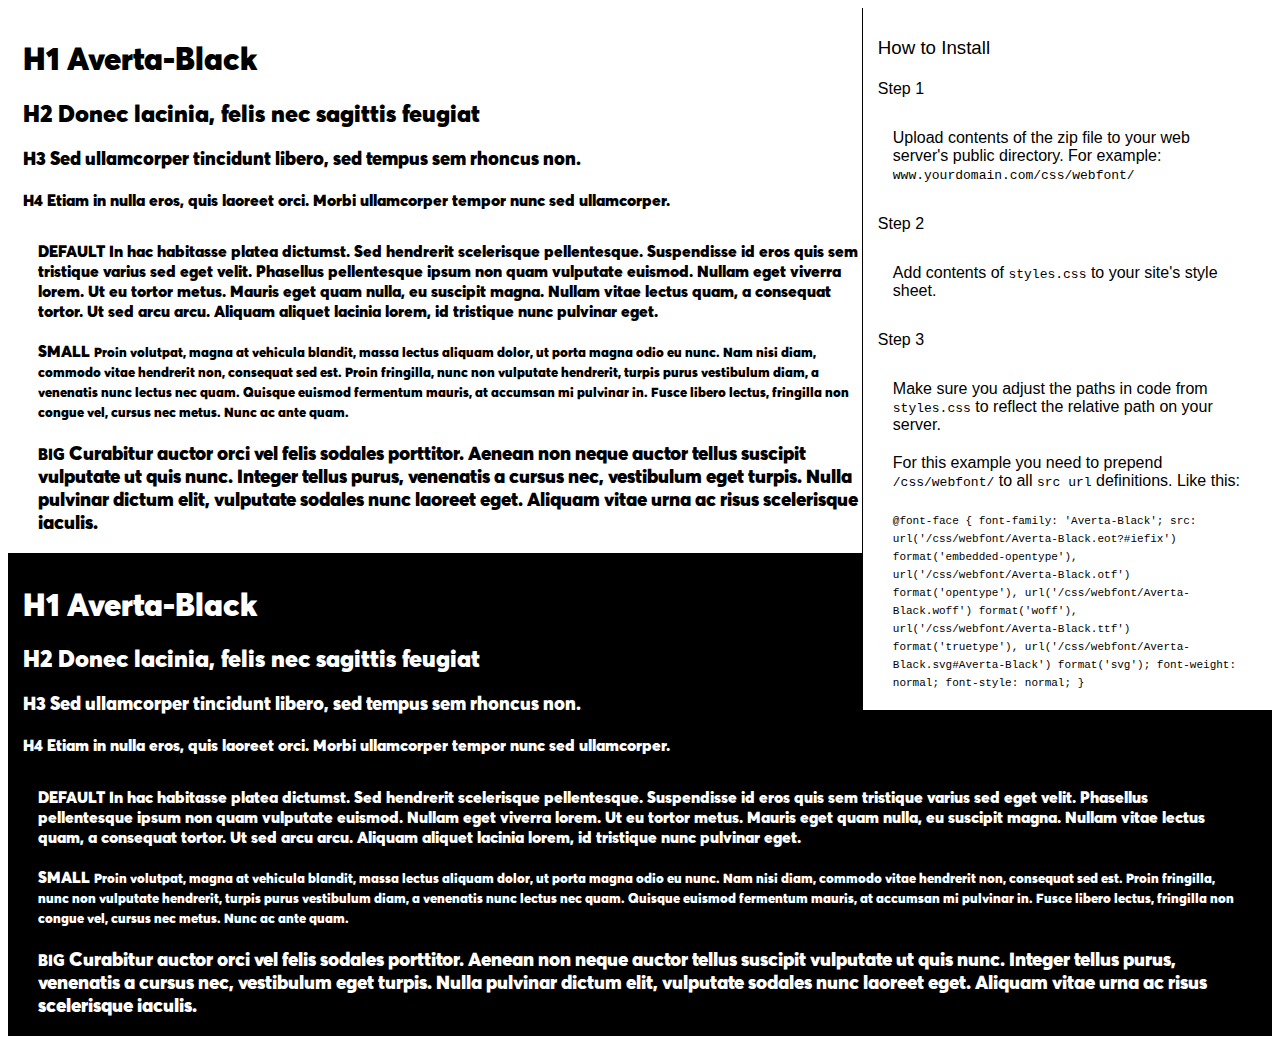
<file: fonts/Averta-Black/preview.html>
<!DOCTYPE html>
<html>
<head>
<title>
Averta-Black
 - Web font preview
</title>
<style type='text/css'>

@font-face {
  font-family: 'Averta-Black';
  src: url('Averta-Black.eot?#iefix') format('embedded-opentype'),  url('Averta-Black.otf')  format('opentype'),
	     url('Averta-Black.woff') format('woff'), url('Averta-Black.ttf')  format('truetype'), url('Averta-Black.svg#Averta-Black') format('svg');
  font-weight: normal;
  font-style: normal;
}

body { font-family: 'Averta-Black' !important; }
h1, h2, h3, h4 { font-weight: normal; }
.reg { color:black; background:white; }
.inverse { color:white; background:black; }
div { padding: 10px 15px; }
.right { background:white; width:30%; float: right; font-family: sans-serif; border: 1px solid black; border-width: 0 0 1px 1px;}
</style>
</head>
<body>
<div class='right'>
<h3>How to Install</h3>
<h4>Step 1</h4>
<div>
Upload contents of the zip file to your web server's public directory. For example:
<code>www.yourdomain.com/css/webfont/</code>
</div>
<h4>Step 2</h4>
<div>
Add contents of
<code>styles.css</code>
to your site's style sheet.
</div>
<h4>Step 3</h4>
<div>
Make sure you adjust the paths in code from
<code>styles.css</code>
to reflect the relative path on your server.
</div>
<div>
For this example you need to prepend
<code>/css/webfont/</code>
to all
<code>src url</code>
definitions. Like this:
</div>
<div>
<code style='font-size:11px;'>@font-face {
  font-family: 'Averta-Black';
  src: url('/css/webfont/Averta-Black.eot?#iefix') format('embedded-opentype'),  url('/css/webfont/Averta-Black.otf')  format('opentype'),
	     url('/css/webfont/Averta-Black.woff') format('woff'), url('/css/webfont/Averta-Black.ttf')  format('truetype'), url('/css/webfont/Averta-Black.svg#Averta-Black') format('svg');
  font-weight: normal;
  font-style: normal;
}</code>
</div>
</div>
<div class='reg'>
<h1>
H1
Averta-Black
</h1>
<h2>
H2
Donec lacinia, felis nec sagittis feugiat
</h2>
<h3>
H3
Sed ullamcorper tincidunt libero, sed tempus sem rhoncus non.
</h3>
<h4>
H4
Etiam in nulla eros, quis laoreet orci. Morbi ullamcorper tempor nunc sed ullamcorper.
</h4>
<div>
DEFAULT
In hac habitasse platea dictumst. Sed hendrerit scelerisque pellentesque. Suspendisse id eros quis sem tristique varius sed eget velit. Phasellus pellentesque ipsum non quam vulputate euismod. Nullam eget viverra lorem. Ut eu tortor metus. Mauris eget quam nulla, eu suscipit magna. Nullam vitae lectus quam, a consequat tortor. Ut sed arcu arcu. Aliquam aliquet lacinia lorem, id tristique nunc pulvinar eget.
</div>
<div>
SMALL
<small>
Proin volutpat, magna at vehicula blandit, massa lectus aliquam dolor, ut porta magna odio eu nunc. Nam nisi diam, commodo vitae hendrerit non, consequat sed est. Proin fringilla, nunc non vulputate hendrerit, turpis purus vestibulum diam, a venenatis nunc lectus nec quam. Quisque euismod fermentum mauris, at accumsan mi pulvinar in. Fusce libero lectus, fringilla non congue vel, cursus nec metus. Nunc ac ante quam.
</small>
</div>
<div>
BIG
<big>
Curabitur auctor orci vel felis sodales porttitor. Aenean non neque auctor tellus suscipit vulputate ut quis nunc. Integer tellus purus, venenatis a cursus nec, vestibulum eget turpis. Nulla pulvinar dictum elit, vulputate sodales nunc laoreet eget. Aliquam vitae urna ac risus scelerisque iaculis.
</big>
</div>

</div>
<div class='inverse'>
<h1>
H1
Averta-Black
</h1>
<h2>
H2
Donec lacinia, felis nec sagittis feugiat
</h2>
<h3>
H3
Sed ullamcorper tincidunt libero, sed tempus sem rhoncus non.
</h3>
<h4>
H4
Etiam in nulla eros, quis laoreet orci. Morbi ullamcorper tempor nunc sed ullamcorper.
</h4>
<div>
DEFAULT
In hac habitasse platea dictumst. Sed hendrerit scelerisque pellentesque. Suspendisse id eros quis sem tristique varius sed eget velit. Phasellus pellentesque ipsum non quam vulputate euismod. Nullam eget viverra lorem. Ut eu tortor metus. Mauris eget quam nulla, eu suscipit magna. Nullam vitae lectus quam, a consequat tortor. Ut sed arcu arcu. Aliquam aliquet lacinia lorem, id tristique nunc pulvinar eget.
</div>
<div>
SMALL
<small>
Proin volutpat, magna at vehicula blandit, massa lectus aliquam dolor, ut porta magna odio eu nunc. Nam nisi diam, commodo vitae hendrerit non, consequat sed est. Proin fringilla, nunc non vulputate hendrerit, turpis purus vestibulum diam, a venenatis nunc lectus nec quam. Quisque euismod fermentum mauris, at accumsan mi pulvinar in. Fusce libero lectus, fringilla non congue vel, cursus nec metus. Nunc ac ante quam.
</small>
</div>
<div>
BIG
<big>
Curabitur auctor orci vel felis sodales porttitor. Aenean non neque auctor tellus suscipit vulputate ut quis nunc. Integer tellus purus, venenatis a cursus nec, vestibulum eget turpis. Nulla pulvinar dictum elit, vulputate sodales nunc laoreet eget. Aliquam vitae urna ac risus scelerisque iaculis.
</big>
</div>

</div>
</body>
</html>
</file>
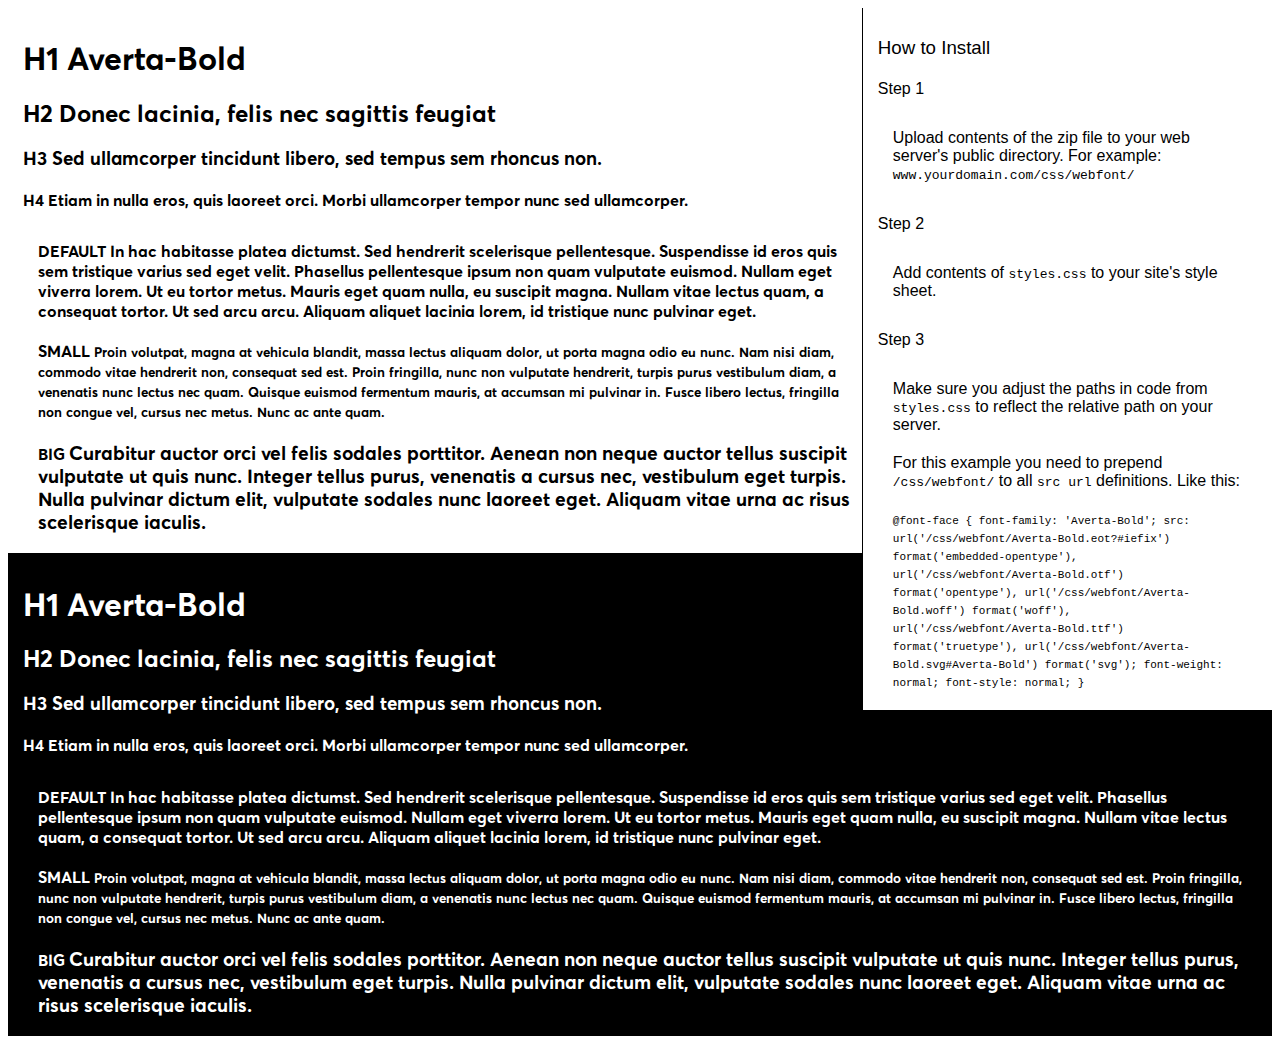
<file: fonts/Averta-Bold/preview.html>
<!DOCTYPE html>
<html>
<head>
<title>
Averta-Bold
 - Web font preview
</title>
<style type='text/css'>

@font-face {
  font-family: 'Averta-Bold';
  src: url('Averta-Bold.eot?#iefix') format('embedded-opentype'),  url('Averta-Bold.otf')  format('opentype'),
	     url('Averta-Bold.woff') format('woff'), url('Averta-Bold.ttf')  format('truetype'), url('Averta-Bold.svg#Averta-Bold') format('svg');
  font-weight: normal;
  font-style: normal;
}

body { font-family: 'Averta-Bold' !important; }
h1, h2, h3, h4 { font-weight: normal; }
.reg { color:black; background:white; }
.inverse { color:white; background:black; }
div { padding: 10px 15px; }
.right { background:white; width:30%; float: right; font-family: sans-serif; border: 1px solid black; border-width: 0 0 1px 1px;}
</style>
</head>
<body>
<div class='right'>
<h3>How to Install</h3>
<h4>Step 1</h4>
<div>
Upload contents of the zip file to your web server's public directory. For example:
<code>www.yourdomain.com/css/webfont/</code>
</div>
<h4>Step 2</h4>
<div>
Add contents of
<code>styles.css</code>
to your site's style sheet.
</div>
<h4>Step 3</h4>
<div>
Make sure you adjust the paths in code from
<code>styles.css</code>
to reflect the relative path on your server.
</div>
<div>
For this example you need to prepend
<code>/css/webfont/</code>
to all
<code>src url</code>
definitions. Like this:
</div>
<div>
<code style='font-size:11px;'>@font-face {
  font-family: 'Averta-Bold';
  src: url('/css/webfont/Averta-Bold.eot?#iefix') format('embedded-opentype'),  url('/css/webfont/Averta-Bold.otf')  format('opentype'),
	     url('/css/webfont/Averta-Bold.woff') format('woff'), url('/css/webfont/Averta-Bold.ttf')  format('truetype'), url('/css/webfont/Averta-Bold.svg#Averta-Bold') format('svg');
  font-weight: normal;
  font-style: normal;
}</code>
</div>
</div>
<div class='reg'>
<h1>
H1
Averta-Bold
</h1>
<h2>
H2
Donec lacinia, felis nec sagittis feugiat
</h2>
<h3>
H3
Sed ullamcorper tincidunt libero, sed tempus sem rhoncus non.
</h3>
<h4>
H4
Etiam in nulla eros, quis laoreet orci. Morbi ullamcorper tempor nunc sed ullamcorper.
</h4>
<div>
DEFAULT
In hac habitasse platea dictumst. Sed hendrerit scelerisque pellentesque. Suspendisse id eros quis sem tristique varius sed eget velit. Phasellus pellentesque ipsum non quam vulputate euismod. Nullam eget viverra lorem. Ut eu tortor metus. Mauris eget quam nulla, eu suscipit magna. Nullam vitae lectus quam, a consequat tortor. Ut sed arcu arcu. Aliquam aliquet lacinia lorem, id tristique nunc pulvinar eget.
</div>
<div>
SMALL
<small>
Proin volutpat, magna at vehicula blandit, massa lectus aliquam dolor, ut porta magna odio eu nunc. Nam nisi diam, commodo vitae hendrerit non, consequat sed est. Proin fringilla, nunc non vulputate hendrerit, turpis purus vestibulum diam, a venenatis nunc lectus nec quam. Quisque euismod fermentum mauris, at accumsan mi pulvinar in. Fusce libero lectus, fringilla non congue vel, cursus nec metus. Nunc ac ante quam.
</small>
</div>
<div>
BIG
<big>
Curabitur auctor orci vel felis sodales porttitor. Aenean non neque auctor tellus suscipit vulputate ut quis nunc. Integer tellus purus, venenatis a cursus nec, vestibulum eget turpis. Nulla pulvinar dictum elit, vulputate sodales nunc laoreet eget. Aliquam vitae urna ac risus scelerisque iaculis.
</big>
</div>

</div>
<div class='inverse'>
<h1>
H1
Averta-Bold
</h1>
<h2>
H2
Donec lacinia, felis nec sagittis feugiat
</h2>
<h3>
H3
Sed ullamcorper tincidunt libero, sed tempus sem rhoncus non.
</h3>
<h4>
H4
Etiam in nulla eros, quis laoreet orci. Morbi ullamcorper tempor nunc sed ullamcorper.
</h4>
<div>
DEFAULT
In hac habitasse platea dictumst. Sed hendrerit scelerisque pellentesque. Suspendisse id eros quis sem tristique varius sed eget velit. Phasellus pellentesque ipsum non quam vulputate euismod. Nullam eget viverra lorem. Ut eu tortor metus. Mauris eget quam nulla, eu suscipit magna. Nullam vitae lectus quam, a consequat tortor. Ut sed arcu arcu. Aliquam aliquet lacinia lorem, id tristique nunc pulvinar eget.
</div>
<div>
SMALL
<small>
Proin volutpat, magna at vehicula blandit, massa lectus aliquam dolor, ut porta magna odio eu nunc. Nam nisi diam, commodo vitae hendrerit non, consequat sed est. Proin fringilla, nunc non vulputate hendrerit, turpis purus vestibulum diam, a venenatis nunc lectus nec quam. Quisque euismod fermentum mauris, at accumsan mi pulvinar in. Fusce libero lectus, fringilla non congue vel, cursus nec metus. Nunc ac ante quam.
</small>
</div>
<div>
BIG
<big>
Curabitur auctor orci vel felis sodales porttitor. Aenean non neque auctor tellus suscipit vulputate ut quis nunc. Integer tellus purus, venenatis a cursus nec, vestibulum eget turpis. Nulla pulvinar dictum elit, vulputate sodales nunc laoreet eget. Aliquam vitae urna ac risus scelerisque iaculis.
</big>
</div>

</div>
</body>
</html>
</file>
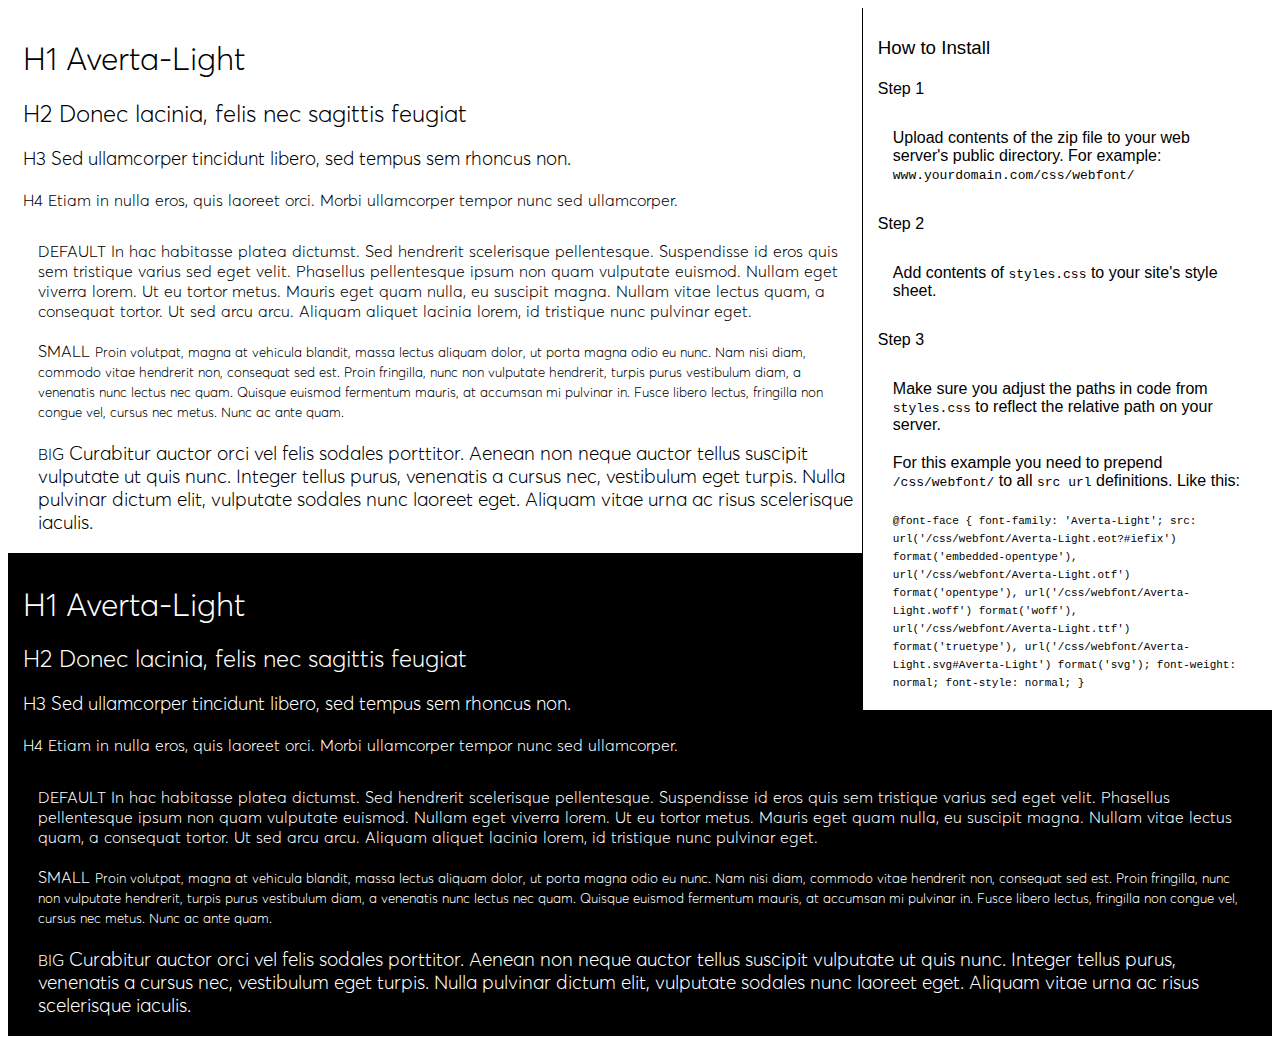
<file: fonts/Averta-Light/preview.html>
<!DOCTYPE html>
<html>
<head>
<title>
Averta-Light
 - Web font preview
</title>
<style type='text/css'>

@font-face {
  font-family: 'Averta-Light';
  src: url('Averta-Light.eot?#iefix') format('embedded-opentype'),  url('Averta-Light.otf')  format('opentype'),
	     url('Averta-Light.woff') format('woff'), url('Averta-Light.ttf')  format('truetype'), url('Averta-Light.svg#Averta-Light') format('svg');
  font-weight: normal;
  font-style: normal;
}

body { font-family: 'Averta-Light' !important; }
h1, h2, h3, h4 { font-weight: normal; }
.reg { color:black; background:white; }
.inverse { color:white; background:black; }
div { padding: 10px 15px; }
.right { background:white; width:30%; float: right; font-family: sans-serif; border: 1px solid black; border-width: 0 0 1px 1px;}
</style>
</head>
<body>
<div class='right'>
<h3>How to Install</h3>
<h4>Step 1</h4>
<div>
Upload contents of the zip file to your web server's public directory. For example:
<code>www.yourdomain.com/css/webfont/</code>
</div>
<h4>Step 2</h4>
<div>
Add contents of
<code>styles.css</code>
to your site's style sheet.
</div>
<h4>Step 3</h4>
<div>
Make sure you adjust the paths in code from
<code>styles.css</code>
to reflect the relative path on your server.
</div>
<div>
For this example you need to prepend
<code>/css/webfont/</code>
to all
<code>src url</code>
definitions. Like this:
</div>
<div>
<code style='font-size:11px;'>@font-face {
  font-family: 'Averta-Light';
  src: url('/css/webfont/Averta-Light.eot?#iefix') format('embedded-opentype'),  url('/css/webfont/Averta-Light.otf')  format('opentype'),
	     url('/css/webfont/Averta-Light.woff') format('woff'), url('/css/webfont/Averta-Light.ttf')  format('truetype'), url('/css/webfont/Averta-Light.svg#Averta-Light') format('svg');
  font-weight: normal;
  font-style: normal;
}</code>
</div>
</div>
<div class='reg'>
<h1>
H1
Averta-Light
</h1>
<h2>
H2
Donec lacinia, felis nec sagittis feugiat
</h2>
<h3>
H3
Sed ullamcorper tincidunt libero, sed tempus sem rhoncus non.
</h3>
<h4>
H4
Etiam in nulla eros, quis laoreet orci. Morbi ullamcorper tempor nunc sed ullamcorper.
</h4>
<div>
DEFAULT
In hac habitasse platea dictumst. Sed hendrerit scelerisque pellentesque. Suspendisse id eros quis sem tristique varius sed eget velit. Phasellus pellentesque ipsum non quam vulputate euismod. Nullam eget viverra lorem. Ut eu tortor metus. Mauris eget quam nulla, eu suscipit magna. Nullam vitae lectus quam, a consequat tortor. Ut sed arcu arcu. Aliquam aliquet lacinia lorem, id tristique nunc pulvinar eget.
</div>
<div>
SMALL
<small>
Proin volutpat, magna at vehicula blandit, massa lectus aliquam dolor, ut porta magna odio eu nunc. Nam nisi diam, commodo vitae hendrerit non, consequat sed est. Proin fringilla, nunc non vulputate hendrerit, turpis purus vestibulum diam, a venenatis nunc lectus nec quam. Quisque euismod fermentum mauris, at accumsan mi pulvinar in. Fusce libero lectus, fringilla non congue vel, cursus nec metus. Nunc ac ante quam.
</small>
</div>
<div>
BIG
<big>
Curabitur auctor orci vel felis sodales porttitor. Aenean non neque auctor tellus suscipit vulputate ut quis nunc. Integer tellus purus, venenatis a cursus nec, vestibulum eget turpis. Nulla pulvinar dictum elit, vulputate sodales nunc laoreet eget. Aliquam vitae urna ac risus scelerisque iaculis.
</big>
</div>

</div>
<div class='inverse'>
<h1>
H1
Averta-Light
</h1>
<h2>
H2
Donec lacinia, felis nec sagittis feugiat
</h2>
<h3>
H3
Sed ullamcorper tincidunt libero, sed tempus sem rhoncus non.
</h3>
<h4>
H4
Etiam in nulla eros, quis laoreet orci. Morbi ullamcorper tempor nunc sed ullamcorper.
</h4>
<div>
DEFAULT
In hac habitasse platea dictumst. Sed hendrerit scelerisque pellentesque. Suspendisse id eros quis sem tristique varius sed eget velit. Phasellus pellentesque ipsum non quam vulputate euismod. Nullam eget viverra lorem. Ut eu tortor metus. Mauris eget quam nulla, eu suscipit magna. Nullam vitae lectus quam, a consequat tortor. Ut sed arcu arcu. Aliquam aliquet lacinia lorem, id tristique nunc pulvinar eget.
</div>
<div>
SMALL
<small>
Proin volutpat, magna at vehicula blandit, massa lectus aliquam dolor, ut porta magna odio eu nunc. Nam nisi diam, commodo vitae hendrerit non, consequat sed est. Proin fringilla, nunc non vulputate hendrerit, turpis purus vestibulum diam, a venenatis nunc lectus nec quam. Quisque euismod fermentum mauris, at accumsan mi pulvinar in. Fusce libero lectus, fringilla non congue vel, cursus nec metus. Nunc ac ante quam.
</small>
</div>
<div>
BIG
<big>
Curabitur auctor orci vel felis sodales porttitor. Aenean non neque auctor tellus suscipit vulputate ut quis nunc. Integer tellus purus, venenatis a cursus nec, vestibulum eget turpis. Nulla pulvinar dictum elit, vulputate sodales nunc laoreet eget. Aliquam vitae urna ac risus scelerisque iaculis.
</big>
</div>

</div>
</body>
</html>
</file>
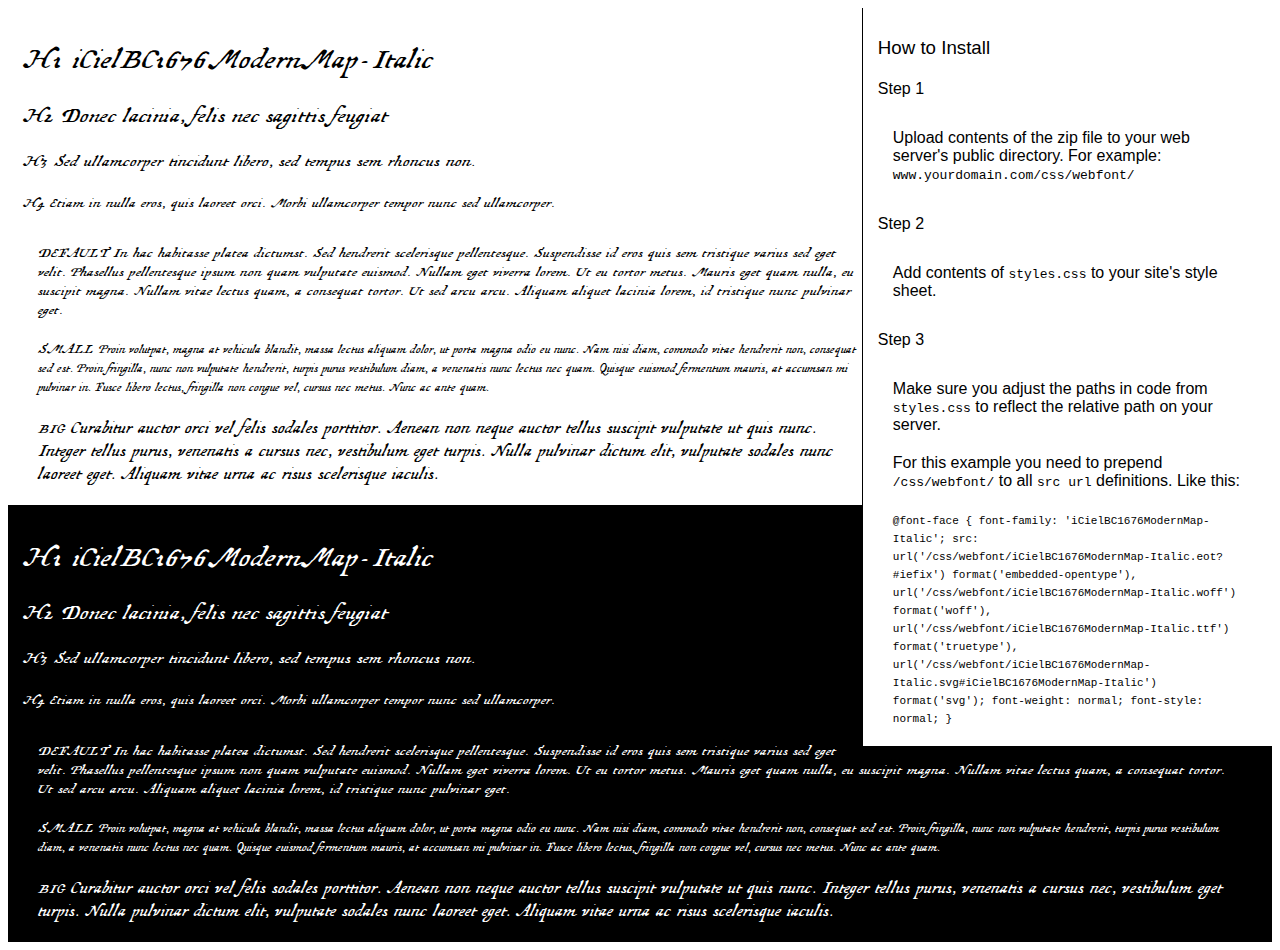
<file: fonts/iCielBC1676ModernMap-Italic/preview.html>
<!DOCTYPE html>
<html>
<head>
<title>
iCielBC1676ModernMap-Italic
 - Web font preview
</title>
<style type='text/css'>

@font-face {
  font-family: 'iCielBC1676ModernMap-Italic';
  src: url('iCielBC1676ModernMap-Italic.eot?#iefix') format('embedded-opentype'),  url('iCielBC1676ModernMap-Italic.woff') format('woff'), url('iCielBC1676ModernMap-Italic.ttf')  format('truetype'), url('iCielBC1676ModernMap-Italic.svg#iCielBC1676ModernMap-Italic') format('svg');
  font-weight: normal;
  font-style: normal;
}

body { font-family: 'iCielBC1676ModernMap-Italic' !important; }
h1, h2, h3, h4 { font-weight: normal; }
.reg { color:black; background:white; }
.inverse { color:white; background:black; }
div { padding: 10px 15px; }
.right { background:white; width:30%; float: right; font-family: sans-serif; border: 1px solid black; border-width: 0 0 1px 1px;}
</style>
</head>
<body>
<div class='right'>
<h3>How to Install</h3>
<h4>Step 1</h4>
<div>
Upload contents of the zip file to your web server's public directory. For example:
<code>www.yourdomain.com/css/webfont/</code>
</div>
<h4>Step 2</h4>
<div>
Add contents of
<code>styles.css</code>
to your site's style sheet.
</div>
<h4>Step 3</h4>
<div>
Make sure you adjust the paths in code from
<code>styles.css</code>
to reflect the relative path on your server.
</div>
<div>
For this example you need to prepend
<code>/css/webfont/</code>
to all
<code>src url</code>
definitions. Like this:
</div>
<div>
<code style='font-size:11px;'>@font-face {
  font-family: 'iCielBC1676ModernMap-Italic';
  src: url('/css/webfont/iCielBC1676ModernMap-Italic.eot?#iefix') format('embedded-opentype'),  url('/css/webfont/iCielBC1676ModernMap-Italic.woff') format('woff'), url('/css/webfont/iCielBC1676ModernMap-Italic.ttf')  format('truetype'), url('/css/webfont/iCielBC1676ModernMap-Italic.svg#iCielBC1676ModernMap-Italic') format('svg');
  font-weight: normal;
  font-style: normal;
}</code>
</div>
</div>
<div class='reg'>
<h1>
H1
iCielBC1676ModernMap-Italic
</h1>
<h2>
H2
Donec lacinia, felis nec sagittis feugiat
</h2>
<h3>
H3
Sed ullamcorper tincidunt libero, sed tempus sem rhoncus non.
</h3>
<h4>
H4
Etiam in nulla eros, quis laoreet orci. Morbi ullamcorper tempor nunc sed ullamcorper.
</h4>
<div>
DEFAULT
In hac habitasse platea dictumst. Sed hendrerit scelerisque pellentesque. Suspendisse id eros quis sem tristique varius sed eget velit. Phasellus pellentesque ipsum non quam vulputate euismod. Nullam eget viverra lorem. Ut eu tortor metus. Mauris eget quam nulla, eu suscipit magna. Nullam vitae lectus quam, a consequat tortor. Ut sed arcu arcu. Aliquam aliquet lacinia lorem, id tristique nunc pulvinar eget.
</div>
<div>
SMALL
<small>
Proin volutpat, magna at vehicula blandit, massa lectus aliquam dolor, ut porta magna odio eu nunc. Nam nisi diam, commodo vitae hendrerit non, consequat sed est. Proin fringilla, nunc non vulputate hendrerit, turpis purus vestibulum diam, a venenatis nunc lectus nec quam. Quisque euismod fermentum mauris, at accumsan mi pulvinar in. Fusce libero lectus, fringilla non congue vel, cursus nec metus. Nunc ac ante quam.
</small>
</div>
<div>
BIG
<big>
Curabitur auctor orci vel felis sodales porttitor. Aenean non neque auctor tellus suscipit vulputate ut quis nunc. Integer tellus purus, venenatis a cursus nec, vestibulum eget turpis. Nulla pulvinar dictum elit, vulputate sodales nunc laoreet eget. Aliquam vitae urna ac risus scelerisque iaculis.
</big>
</div>

</div>
<div class='inverse'>
<h1>
H1
iCielBC1676ModernMap-Italic
</h1>
<h2>
H2
Donec lacinia, felis nec sagittis feugiat
</h2>
<h3>
H3
Sed ullamcorper tincidunt libero, sed tempus sem rhoncus non.
</h3>
<h4>
H4
Etiam in nulla eros, quis laoreet orci. Morbi ullamcorper tempor nunc sed ullamcorper.
</h4>
<div>
DEFAULT
In hac habitasse platea dictumst. Sed hendrerit scelerisque pellentesque. Suspendisse id eros quis sem tristique varius sed eget velit. Phasellus pellentesque ipsum non quam vulputate euismod. Nullam eget viverra lorem. Ut eu tortor metus. Mauris eget quam nulla, eu suscipit magna. Nullam vitae lectus quam, a consequat tortor. Ut sed arcu arcu. Aliquam aliquet lacinia lorem, id tristique nunc pulvinar eget.
</div>
<div>
SMALL
<small>
Proin volutpat, magna at vehicula blandit, massa lectus aliquam dolor, ut porta magna odio eu nunc. Nam nisi diam, commodo vitae hendrerit non, consequat sed est. Proin fringilla, nunc non vulputate hendrerit, turpis purus vestibulum diam, a venenatis nunc lectus nec quam. Quisque euismod fermentum mauris, at accumsan mi pulvinar in. Fusce libero lectus, fringilla non congue vel, cursus nec metus. Nunc ac ante quam.
</small>
</div>
<div>
BIG
<big>
Curabitur auctor orci vel felis sodales porttitor. Aenean non neque auctor tellus suscipit vulputate ut quis nunc. Integer tellus purus, venenatis a cursus nec, vestibulum eget turpis. Nulla pulvinar dictum elit, vulputate sodales nunc laoreet eget. Aliquam vitae urna ac risus scelerisque iaculis.
</big>
</div>

</div>
</body>
</html>
</file>
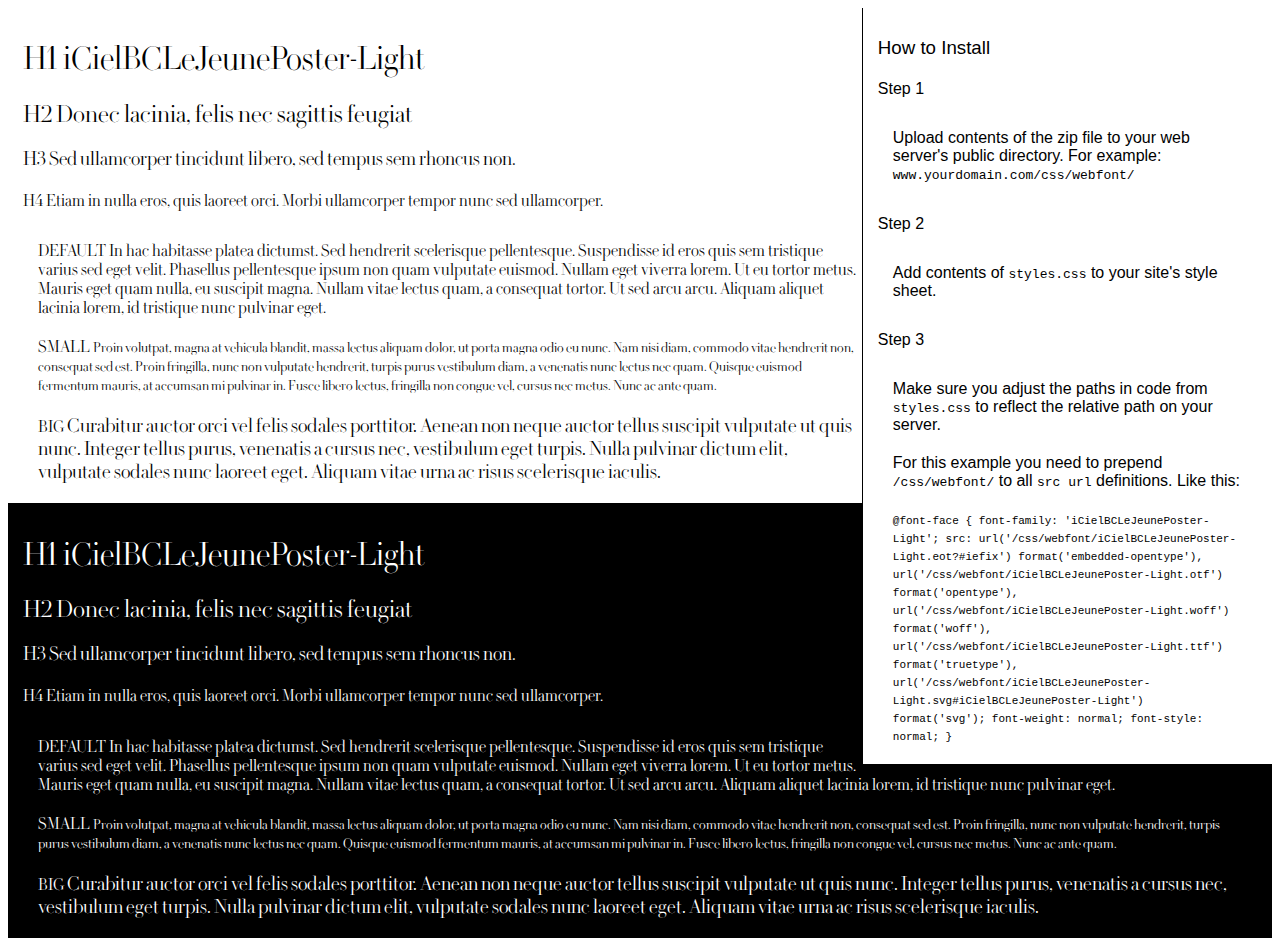
<file: fonts/iCielBCLeJeunePoster-Light/preview.html>
<!DOCTYPE html>
<html>
<head>
<title>
iCielBCLeJeunePoster-Light
 - Web font preview
</title>
<style type='text/css'>

@font-face {
  font-family: 'iCielBCLeJeunePoster-Light';
  src: url('iCielBCLeJeunePoster-Light.eot?#iefix') format('embedded-opentype'),  url('iCielBCLeJeunePoster-Light.otf')  format('opentype'),
	     url('iCielBCLeJeunePoster-Light.woff') format('woff'), url('iCielBCLeJeunePoster-Light.ttf')  format('truetype'), url('iCielBCLeJeunePoster-Light.svg#iCielBCLeJeunePoster-Light') format('svg');
  font-weight: normal;
  font-style: normal;
}

body { font-family: 'iCielBCLeJeunePoster-Light' !important; }
h1, h2, h3, h4 { font-weight: normal; }
.reg { color:black; background:white; }
.inverse { color:white; background:black; }
div { padding: 10px 15px; }
.right { background:white; width:30%; float: right; font-family: sans-serif; border: 1px solid black; border-width: 0 0 1px 1px;}
</style>
</head>
<body>
<div class='right'>
<h3>How to Install</h3>
<h4>Step 1</h4>
<div>
Upload contents of the zip file to your web server's public directory. For example:
<code>www.yourdomain.com/css/webfont/</code>
</div>
<h4>Step 2</h4>
<div>
Add contents of
<code>styles.css</code>
to your site's style sheet.
</div>
<h4>Step 3</h4>
<div>
Make sure you adjust the paths in code from
<code>styles.css</code>
to reflect the relative path on your server.
</div>
<div>
For this example you need to prepend
<code>/css/webfont/</code>
to all
<code>src url</code>
definitions. Like this:
</div>
<div>
<code style='font-size:11px;'>@font-face {
  font-family: 'iCielBCLeJeunePoster-Light';
  src: url('/css/webfont/iCielBCLeJeunePoster-Light.eot?#iefix') format('embedded-opentype'),  url('/css/webfont/iCielBCLeJeunePoster-Light.otf')  format('opentype'),
	     url('/css/webfont/iCielBCLeJeunePoster-Light.woff') format('woff'), url('/css/webfont/iCielBCLeJeunePoster-Light.ttf')  format('truetype'), url('/css/webfont/iCielBCLeJeunePoster-Light.svg#iCielBCLeJeunePoster-Light') format('svg');
  font-weight: normal;
  font-style: normal;
}</code>
</div>
</div>
<div class='reg'>
<h1>
H1
iCielBCLeJeunePoster-Light
</h1>
<h2>
H2
Donec lacinia, felis nec sagittis feugiat
</h2>
<h3>
H3
Sed ullamcorper tincidunt libero, sed tempus sem rhoncus non.
</h3>
<h4>
H4
Etiam in nulla eros, quis laoreet orci. Morbi ullamcorper tempor nunc sed ullamcorper.
</h4>
<div>
DEFAULT
In hac habitasse platea dictumst. Sed hendrerit scelerisque pellentesque. Suspendisse id eros quis sem tristique varius sed eget velit. Phasellus pellentesque ipsum non quam vulputate euismod. Nullam eget viverra lorem. Ut eu tortor metus. Mauris eget quam nulla, eu suscipit magna. Nullam vitae lectus quam, a consequat tortor. Ut sed arcu arcu. Aliquam aliquet lacinia lorem, id tristique nunc pulvinar eget.
</div>
<div>
SMALL
<small>
Proin volutpat, magna at vehicula blandit, massa lectus aliquam dolor, ut porta magna odio eu nunc. Nam nisi diam, commodo vitae hendrerit non, consequat sed est. Proin fringilla, nunc non vulputate hendrerit, turpis purus vestibulum diam, a venenatis nunc lectus nec quam. Quisque euismod fermentum mauris, at accumsan mi pulvinar in. Fusce libero lectus, fringilla non congue vel, cursus nec metus. Nunc ac ante quam.
</small>
</div>
<div>
BIG
<big>
Curabitur auctor orci vel felis sodales porttitor. Aenean non neque auctor tellus suscipit vulputate ut quis nunc. Integer tellus purus, venenatis a cursus nec, vestibulum eget turpis. Nulla pulvinar dictum elit, vulputate sodales nunc laoreet eget. Aliquam vitae urna ac risus scelerisque iaculis.
</big>
</div>

</div>
<div class='inverse'>
<h1>
H1
iCielBCLeJeunePoster-Light
</h1>
<h2>
H2
Donec lacinia, felis nec sagittis feugiat
</h2>
<h3>
H3
Sed ullamcorper tincidunt libero, sed tempus sem rhoncus non.
</h3>
<h4>
H4
Etiam in nulla eros, quis laoreet orci. Morbi ullamcorper tempor nunc sed ullamcorper.
</h4>
<div>
DEFAULT
In hac habitasse platea dictumst. Sed hendrerit scelerisque pellentesque. Suspendisse id eros quis sem tristique varius sed eget velit. Phasellus pellentesque ipsum non quam vulputate euismod. Nullam eget viverra lorem. Ut eu tortor metus. Mauris eget quam nulla, eu suscipit magna. Nullam vitae lectus quam, a consequat tortor. Ut sed arcu arcu. Aliquam aliquet lacinia lorem, id tristique nunc pulvinar eget.
</div>
<div>
SMALL
<small>
Proin volutpat, magna at vehicula blandit, massa lectus aliquam dolor, ut porta magna odio eu nunc. Nam nisi diam, commodo vitae hendrerit non, consequat sed est. Proin fringilla, nunc non vulputate hendrerit, turpis purus vestibulum diam, a venenatis nunc lectus nec quam. Quisque euismod fermentum mauris, at accumsan mi pulvinar in. Fusce libero lectus, fringilla non congue vel, cursus nec metus. Nunc ac ante quam.
</small>
</div>
<div>
BIG
<big>
Curabitur auctor orci vel felis sodales porttitor. Aenean non neque auctor tellus suscipit vulputate ut quis nunc. Integer tellus purus, venenatis a cursus nec, vestibulum eget turpis. Nulla pulvinar dictum elit, vulputate sodales nunc laoreet eget. Aliquam vitae urna ac risus scelerisque iaculis.
</big>
</div>

</div>
</body>
</html>
</file>
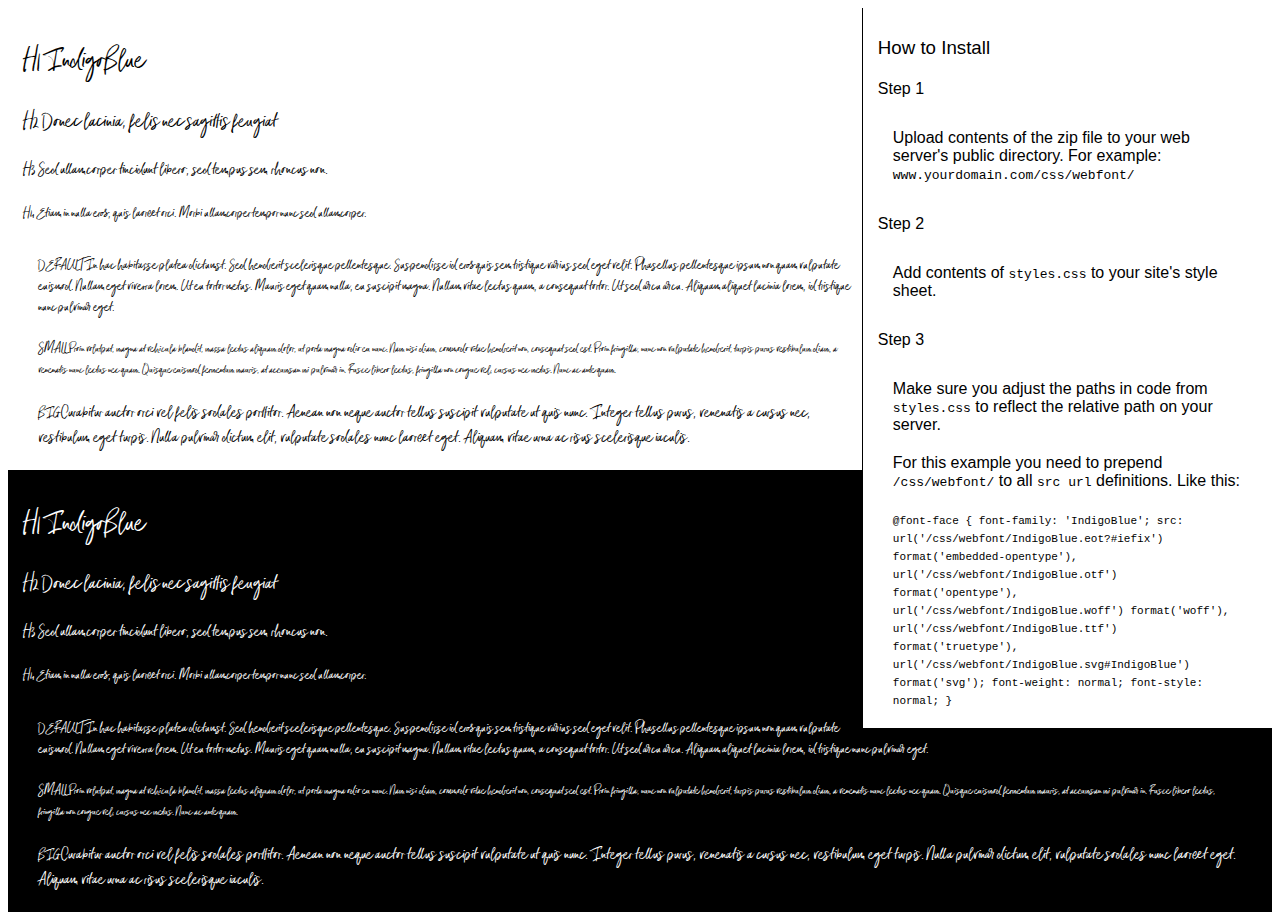
<file: fonts/IndigoBlue/preview.html>
<!DOCTYPE html>
<html>
<head>
<title>
IndigoBlue
 - Web font preview
</title>
<style type='text/css'>

@font-face {
  font-family: 'IndigoBlue';
  src: url('IndigoBlue.eot?#iefix') format('embedded-opentype'),  url('IndigoBlue.otf')  format('opentype'),
	     url('IndigoBlue.woff') format('woff'), url('IndigoBlue.ttf')  format('truetype'), url('IndigoBlue.svg#IndigoBlue') format('svg');
  font-weight: normal;
  font-style: normal;
}

body { font-family: 'IndigoBlue' !important; }
h1, h2, h3, h4 { font-weight: normal; }
.reg { color:black; background:white; }
.inverse { color:white; background:black; }
div { padding: 10px 15px; }
.right { background:white; width:30%; float: right; font-family: sans-serif; border: 1px solid black; border-width: 0 0 1px 1px;}
</style>
</head>
<body>
<div class='right'>
<h3>How to Install</h3>
<h4>Step 1</h4>
<div>
Upload contents of the zip file to your web server's public directory. For example:
<code>www.yourdomain.com/css/webfont/</code>
</div>
<h4>Step 2</h4>
<div>
Add contents of
<code>styles.css</code>
to your site's style sheet.
</div>
<h4>Step 3</h4>
<div>
Make sure you adjust the paths in code from
<code>styles.css</code>
to reflect the relative path on your server.
</div>
<div>
For this example you need to prepend
<code>/css/webfont/</code>
to all
<code>src url</code>
definitions. Like this:
</div>
<div>
<code style='font-size:11px;'>@font-face {
  font-family: 'IndigoBlue';
  src: url('/css/webfont/IndigoBlue.eot?#iefix') format('embedded-opentype'),  url('/css/webfont/IndigoBlue.otf')  format('opentype'),
	     url('/css/webfont/IndigoBlue.woff') format('woff'), url('/css/webfont/IndigoBlue.ttf')  format('truetype'), url('/css/webfont/IndigoBlue.svg#IndigoBlue') format('svg');
  font-weight: normal;
  font-style: normal;
}</code>
</div>
</div>
<div class='reg'>
<h1>
H1
IndigoBlue
</h1>
<h2>
H2
Donec lacinia, felis nec sagittis feugiat
</h2>
<h3>
H3
Sed ullamcorper tincidunt libero, sed tempus sem rhoncus non.
</h3>
<h4>
H4
Etiam in nulla eros, quis laoreet orci. Morbi ullamcorper tempor nunc sed ullamcorper.
</h4>
<div>
DEFAULT
In hac habitasse platea dictumst. Sed hendrerit scelerisque pellentesque. Suspendisse id eros quis sem tristique varius sed eget velit. Phasellus pellentesque ipsum non quam vulputate euismod. Nullam eget viverra lorem. Ut eu tortor metus. Mauris eget quam nulla, eu suscipit magna. Nullam vitae lectus quam, a consequat tortor. Ut sed arcu arcu. Aliquam aliquet lacinia lorem, id tristique nunc pulvinar eget.
</div>
<div>
SMALL
<small>
Proin volutpat, magna at vehicula blandit, massa lectus aliquam dolor, ut porta magna odio eu nunc. Nam nisi diam, commodo vitae hendrerit non, consequat sed est. Proin fringilla, nunc non vulputate hendrerit, turpis purus vestibulum diam, a venenatis nunc lectus nec quam. Quisque euismod fermentum mauris, at accumsan mi pulvinar in. Fusce libero lectus, fringilla non congue vel, cursus nec metus. Nunc ac ante quam.
</small>
</div>
<div>
BIG
<big>
Curabitur auctor orci vel felis sodales porttitor. Aenean non neque auctor tellus suscipit vulputate ut quis nunc. Integer tellus purus, venenatis a cursus nec, vestibulum eget turpis. Nulla pulvinar dictum elit, vulputate sodales nunc laoreet eget. Aliquam vitae urna ac risus scelerisque iaculis.
</big>
</div>

</div>
<div class='inverse'>
<h1>
H1
IndigoBlue
</h1>
<h2>
H2
Donec lacinia, felis nec sagittis feugiat
</h2>
<h3>
H3
Sed ullamcorper tincidunt libero, sed tempus sem rhoncus non.
</h3>
<h4>
H4
Etiam in nulla eros, quis laoreet orci. Morbi ullamcorper tempor nunc sed ullamcorper.
</h4>
<div>
DEFAULT
In hac habitasse platea dictumst. Sed hendrerit scelerisque pellentesque. Suspendisse id eros quis sem tristique varius sed eget velit. Phasellus pellentesque ipsum non quam vulputate euismod. Nullam eget viverra lorem. Ut eu tortor metus. Mauris eget quam nulla, eu suscipit magna. Nullam vitae lectus quam, a consequat tortor. Ut sed arcu arcu. Aliquam aliquet lacinia lorem, id tristique nunc pulvinar eget.
</div>
<div>
SMALL
<small>
Proin volutpat, magna at vehicula blandit, massa lectus aliquam dolor, ut porta magna odio eu nunc. Nam nisi diam, commodo vitae hendrerit non, consequat sed est. Proin fringilla, nunc non vulputate hendrerit, turpis purus vestibulum diam, a venenatis nunc lectus nec quam. Quisque euismod fermentum mauris, at accumsan mi pulvinar in. Fusce libero lectus, fringilla non congue vel, cursus nec metus. Nunc ac ante quam.
</small>
</div>
<div>
BIG
<big>
Curabitur auctor orci vel felis sodales porttitor. Aenean non neque auctor tellus suscipit vulputate ut quis nunc. Integer tellus purus, venenatis a cursus nec, vestibulum eget turpis. Nulla pulvinar dictum elit, vulputate sodales nunc laoreet eget. Aliquam vitae urna ac risus scelerisque iaculis.
</big>
</div>

</div>
</body>
</html>
</file>
<file: css/main.css>
@font-face{font-family:'Averta-Black';src:url("../fonts/Averta-Black/Averta-Black.eot?#iefix") format("embedded-opentype"),url("../fonts/Averta-Black/Averta-Black.otf") format("opentype"),url("../fonts/Averta-Black/Averta-Black.woff") format("woff"),url("../fonts/Averta-Black/Averta-Black.ttf") format("truetype"),url("../fonts/Averta-Black/Averta-Black.svg#Averta-Black") format("svg");font-weight:normal;font-style:normal}@font-face{font-family:'Averta-Light';src:url("../fonts/Averta-Light/Averta-Light.eot?#iefix") format("embedded-opentype"),url("../fonts/Averta-Light/Averta-Light.otf") format("opentype"),url("../fonts/Averta-Light/Averta-Light.woff") format("woff"),url("../fonts/Averta-Light/Averta-Light.ttf") format("truetype"),url("../fonts/Averta-Light/Averta-Light.svg#Averta-Light") format("svg");font-weight:normal;font-style:normal}@font-face{font-family:'Averta-Regular';src:url("../fonts/Averta-Regular/Averta-Regular.eot?#iefix") format("embedded-opentype"),url("../fonts/Averta-Regular/Averta-Regular.otf") format("opentype"),url("../fonts/Averta-Regular/Averta-Regular.woff") format("woff"),url("../fonts/Averta-Regular/Averta-Regular.ttf") format("truetype"),url("../fonts/Averta-Regular/Averta-Regular.svg#Averta-Regular") format("svg");font-weight:normal;font-style:normal}@font-face{font-family:'Averta-Bold';src:url("../fonts/Averta-Bold/Averta-Bold.eot?#iefix") format("embedded-opentype"),url("../fonts/Averta-Bold/Averta-Bold.otf") format("opentype"),url("../fonts/Averta-Bold/Averta-Bold.woff") format("woff"),url("../fonts/Averta-Bold/Averta-Bold.ttf") format("truetype"),url("../fonts/Averta-Bold/Averta-Bold.svg#Averta-Bold") format("svg");font-weight:normal;font-style:normal}@font-face{font-family:'IndigoBlue';src:url("../fonts/IndigoBlue/IndigoBlue.eot?#iefix") format("embedded-opentype"),url("../fonts/IndigoBlue/IndigoBlue.otf") format("opentype"),url("../fonts/IndigoBlue/IndigoBlue.woff") format("woff"),url("../fonts/IndigoBlue/IndigoBlue.ttf") format("truetype"),url("../fonts/IndigoBlue/IndigoBlue.svg#IndigoBlue") format("svg");font-weight:normal;font-style:normal}html{overflow-x:hidden}body{font-size:14px;font-family:'Averta-Regular', Arial;color:#434345;position:relative;overflow-x:hidden}body .grid_site{position:fixed;content:"";width:100%;height:100%;left:0;top:0;pointer-events:none}body .grid_site .grid_inner{position:relative;height:100vh}body .grid_site .grid_inner ul{list-style:none;padding-left:0;margin:0}body .grid_site .grid_inner ul li.grid_item{width:20%;height:100vh;display:inline-block;float:left;position:relative}body .grid_site .grid_inner ul li.grid_item:nth-of-type(2n)::before{position:absolute;left:-5px;top:0;width:10px;height:100%;content:"";background:url("../img/grid.png") repeat-y left top -100px/100%}body .grid_site .grid_inner ul li.grid_item:nth-of-type(2n+1)::before{position:absolute;left:-5px;top:0;width:10px;height:100%;content:"";background:url("../img/grid.png") repeat-y left top/100% auto}body .grid_site .grid_inner ul li.grid_item:last-child::after{position:absolute;right:-5px;top:0;width:10px;height:100%;content:"";background:url("../img/grid.png") repeat-y left top -100px/100% auto}body .title_box{font-family:'Averta-Bold', Arial;font-size:45px;padding:0 15px}body .title_box span{color:#FFCF01;display:block}body .bg_yellow{background:#FFCF01}body .bg_primary{background:#434345}body .outer_wrap{overflow:hidden;position:relative}body a{color:#434345;-webkit-transition:all 0.5s ease;-moz-transition:all 0.5s ease;-ms-transition:all 0.5s ease;-o-transition:all 0.5s ease;transition:all 0.5s ease}body a:hover{text-decoration:none;color:#434345;-webkit-transition:all 0.5s ease;-moz-transition:all 0.5s ease;-ms-transition:all 0.5s ease;-o-transition:all 0.5s ease;transition:all 0.5s ease}body .link_arrow a{padding:15px 30px 20px 15px;display:inline-block;background:url("../img/arrow.png") no-repeat bottom right/contain}body .link_arrow a:hover{padding-left:0;padding-right:45px}body .link_btn{background:#434345;color:#fff;padding:10px 30px;font-size:20px;font-family:'Averta-Light', Arial}body .link_btn:hover{color:#FFCF01;background:#fff}body .contact_sidebar{position:fixed;left:15px;bottom:0;list-style:none;padding-left:20px;z-index:9999;margin-bottom:0}body .contact_sidebar li{margin-bottom:15px}body .contact_sidebar li:last-child{margin-bottom:0}body .contact_sidebar li a{font-family:"Averta-Bold", Arial}body .contact_sidebar img{max-width:15px;-webkit-filter:grayscale(100%);filter:grayscale(100%);-webkit-transition:all 0.5s ease;-moz-transition:all 0.5s ease;-ms-transition:all 0.5s ease;-o-transition:all 0.5s ease;transition:all 0.5s ease}body .contact_sidebar img:hover{-webkit-filter:grayscale(0);filter:grayscale(0);-webkit-transition:all 0.5s ease;-moz-transition:all 0.5s ease;-ms-transition:all 0.5s ease;-o-transition:all 0.5s ease;transition:all 0.5s ease}body .contact_sidebar .line{height:30px;width:1px;background:#808285;text-align:center;margin:0 auto}body .contact_sidebar .line.end{height:70px}body .contact_sidebar .tooltip-inner{max-width:200px;padding:3px 8px;color:#fff;text-align:center;background-color:#000;border-radius:.25rem}body #logo_animate{position:fixed;top:0;width:100%;height:100vh;left:0;overflow:hidden;pointer-events:none;z-index:2;text-align:center}body #logo_animate img{-webkit-transform:scale(10);-moz-transform:scale(10);-ms-transform:scale(10);-o-transform:scale(10);transform:scale(10);margin:0 auto;-webkit-transition:all 0.5s ease;-moz-transition:all 0.5s ease;-ms-transition:all 0.5s ease;-o-transition:all 0.5s ease;transition:all 0.5s ease}body .file-upload{position:relative;display:flex;justify-content:center;flex-direction:column;width:100%;min-height:100px;border-radius:3px;background-color:#fff;font-size:14px;color:#000;text-align:center;margin:0 auto 20px;padding:15px}body .file-upload input{opacity:0;position:absolute;width:100%;height:100%;display:block;cursor:pointer}body .file-upload p.ibenic_file_upload_text{display:inline;background:#434345;color:#fff;padding:5px 10px;border-radius:0;pointer-events:none;box-shadow:0 2px 3px rgba(0,0,0,0.15);position:absolute;width:100%;left:50%;top:50%;-webkit-transform:translate(-50%, -50%);-moz-transform:translate(-50%, -50%);-ms-transform:translate(-50%, -50%);-o-transform:translate(-50%, -50%);transform:translate(-50%, -50%)}@media (max-width: 768px){body .grid_site .grid_inner ul li.grid_item{width:100%}}#header_site{padding:20px 0;background:#fff;z-index:999;box-shadow:0 2px 4px rgba(0,0,0,0.1)}#header_site.fixed-top{width:100%;background:#fff;-webkit-transition:all 0.5s ease;-moz-transition:all 0.5s ease;-ms-transition:all 0.5s ease;-o-transition:all 0.5s ease;transition:all 0.5s ease}#header_site.fixed-top.fixed{padding:10px 0;animation:smoothScroll 1s forwards;-webkit-animation:smoothScroll 1s forwards;-moz-animation:smoothScroll 1s forwards;-o-animation:smoothScroll 1s forwards;-webkit-transition:all 0.5s ease;-moz-transition:all 0.5s ease;-ms-transition:all 0.5s ease;-o-transition:all 0.5s ease;transition:all 0.5s ease}#header_site .logo_site{max-width:50px;margin:0 auto}#header_site nav.navbar{font-size:17px;line-height:50px;margin:0}#header_site nav.navbar ul{margin-bottom:0}#header_site nav.navbar ul a{padding:0 25px;position:relative}#header_site nav.navbar ul a:before{position:absolute;content:'';width:0;height:1px;background:#333;bottom:10px;left:30px;-webkit-transition:all 0.5s ease;-moz-transition:all 0.5s ease;-ms-transition:all 0.5s ease;-o-transition:all 0.5s ease;transition:all 0.5s ease}#header_site nav.navbar ul a:hover:before{width:calc(100% - 60px)}#header_site nav.navbar ul li.active a:before{width:calc(100% - 60px)}@media (max-width: 768px){#header_site nav.navbar{padding:0}#header_site nav.navbar .navbar-toggler{border:0;position:absolute;top:-50px}#header_site nav.navbar .navbar-toggler:focus{box-shadow:none;outline:none}#header_site nav.navbar .navbar-toggler[aria-expanded="true"] .navbar-toggler-icon{background-image:url("../img/cancel.svg");background-size:25px 25px}}.slider_site{position:relative;z-index:1;margin-top:90px}.slider_site .item{height:calc(100vh - 90px)}.slider_site .item img{position:absolute;min-height:100%;min-width:100%;width:auto;height:auto;max-height:120%;max-width:120%;object-fit:cover}.slider_site .item .box_meta_slide{position:absolute;left:50px;bottom:45px;font-size:40px;font-family:'Averta-Bold', Arial;color:#fff;text-transform:uppercase;line-height:46px;display:none;text-shadow:0 2px 5px rgba(0,0,0,0.5)}.slider_site .item .box_meta_slide.animated{display:block}.slider_site.owl-theme .owl-nav.disabled+.owl-dots{position:absolute;right:40px;top:50%;writing-mode:tb-rl;-webkit-transform:translate(0, -50%);-moz-transform:translate(0, -50%);-ms-transform:translate(0, -50%);-o-transform:translate(0, -50%);transform:translate(0, -50%)}.slider_site.owl-theme .owl-nav.disabled+.owl-dots .owl-dot span{width:5px;height:40px;background:#E5E5E5;border-radius:0}.slider_site.owl-theme .owl-nav.disabled+.owl-dots .owl-dot.active span{background:#FFCF01}@media (max-width: 768px){.slider_site{margin-top:70px}.slider_site .item{height:auto}.slider_site .item .box_meta_slide{left:20px;bottom:30px}.slider_site .item figure{margin:0}.slider_site .item img{position:static}.slider_site .item .box_meta_slide{font-size:30px;line-height:30px}.slider_site.owl-theme .owl-nav.disabled+.owl-dots{writing-mode:horizontal-tb;top:calc(100% - 10px);-webkit-transform:translate(0, -100%);-moz-transform:translate(0, -100%);-ms-transform:translate(0, -100%);-o-transform:translate(0, -100%);transform:translate(0, -100%)}.slider_site.owl-theme .owl-nav.disabled+.owl-dots .owl-dot span{height:5px;width:20px;margin:5px 3px}}.box_first{padding:50px 0;position:relative;z-index:3}.box_first .col_second{padding:10px}@media (min-width: 768px){.box_first .col_second{margin-top:150px}}.box_first .col_third{font-family:'Averta-Bold', Arial;padding:10px}@media (min-width: 768px){.box_first .col_third{margin-top:250px}}.box_second{padding:30px 0}.box_second .description{margin-bottom:30px;padding:0 15px}.box_second .box_service{padding:0 15px}.box_second .box_service .title{font-family:"Averta-Bold", Arial;text-transform:uppercase;margin-bottom:15px}.box_second .box_service .link_arrow{position:relative;-webkit-transition:all 0.3s ease;-moz-transition:all 0.3s ease;-ms-transition:all 0.3s ease;-o-transition:all 0.3s ease;transition:all 0.3s ease}@media (min-width: 767px){.box_second .box_service .link_arrow{-webkit-transform:translateX(-100%);-moz-transform:translateX(-100%);-ms-transform:translateX(-100%);-o-transform:translateX(-100%);transform:translateX(-100%)}}.box_second .box_service:hover .link_arrow{-webkit-transform:translateX(0);-moz-transform:translateX(0);-ms-transform:translateX(0);-o-transform:translateX(0);transform:translateX(0)}@media (max-width: 768px){.box_second .box_service{margin-bottom:30px}.box_second .box_service .link_arrow{text-align:right}}.box_third{padding-bottom:50px}.box_third .title_box{margin-bottom:50px}.box_third .box_wedo{position:relative;overflow:hidden;padding-bottom:100%}.box_third .box_wedo .title_wedo{position:absolute;left:-100%;bottom:30px;z-index:2;color:#fff;font-size:15px;text-transform:uppercase;-webkit-transition:all 0.3s ease;-moz-transition:all 0.3s ease;-ms-transition:all 0.3s ease;-o-transition:all 0.3s ease;transition:all 0.3s ease;font-family:'Averta-Bold', Arial;width:calc(100% - 60px)}.box_third .box_wedo .title_wedo span{font-family:'Averta-Light', Arial;display:block}.box_third .box_wedo:before{position:absolute;content:'';width:100%;height:100%;right:100%;top:0;background:rgba(0,0,0,0.3);z-index:1;-webkit-transition:all 0.3s ease;-moz-transition:all 0.3s ease;-ms-transition:all 0.3s ease;-o-transition:all 0.3s ease;transition:all 0.3s ease}.box_third .box_wedo.pb-1p2{padding-bottom:50%}.box_third .box_wedo img{position:absolute;min-width:100%;min-height:100%;width:auto;max-width:150%;height:auto;left:50%;top:50%;-webkit-transform:translate(-50%, -50%);-moz-transform:translate(-50%, -50%);-ms-transform:translate(-50%, -50%);-o-transform:translate(-50%, -50%);transform:translate(-50%, -50%)}.box_third .box_wedo:hover .title_wedo{left:30px}.box_third .box_wedo:hover:before{right:0}.box_fourth{padding:30px 0;position:relative;margin-bottom:50px}.box_fourth .slide_work .swiper-slide{text-align:center}.box_fourth .slide_work .swiper-slide img{-webkit-filter:grayscale(100%);filter:grayscale(100%);-webkit-transition:all 0.5s ease;-moz-transition:all 0.5s ease;-ms-transition:all 0.5s ease;-o-transition:all 0.5s ease;transition:all 0.5s ease;opacity:0.5;max-width:150px}.box_fourth .slide_work .swiper-slide img:hover{-webkit-filter:grayscale(0);filter:grayscale(0);-webkit-transition:all 0.5s ease;-moz-transition:all 0.5s ease;-ms-transition:all 0.5s ease;-o-transition:all 0.5s ease;transition:all 0.5s ease;opacity:1}.box_fourth .slide_work .swiper-pagination{position:absolute;text-align:right}.box_fourth .slide_work .swiper-pagination .swiper-pagination-bullet{width:40px;height:5px;border-radius:0}.box_fourth .slide_work .swiper-pagination .swiper-pagination-bullet.swiper-pagination-bullet-active{background:#FFCF01}@media (max-width: 768px){.box_fourth .swiper-pagination{bottom:-5px}}.let_start_box{position:relative}.let_start_box .col_first{margin-top:100px}.let_start_box .col_first .description{margin-bottom:20px}.let_start_box .col_first .description span{font-family:'Averta-Bold', Arial;font-size:18px}.let_start_box .col_first h3{font-family:'Averta-Bold', Arial;font-size:35px}.let_start_box .col_second{margin-top:300px}.let_start_box .bg_yellow{padding-top:100px;padding-left:40px}.let_start_box:before{position:absolute;width:50%;height:100%;content:"";background:#FFCF01;right:0;top:0}@media (max-width: 768px){.let_start_box .col_first{margin-top:20px}.let_start_box .col_second{margin-top:30px}.let_start_box .bg_yellow{padding-top:30px;padding-left:15px}}#footer_site{color:#808285;position:relative}#footer_site a{color:#808285}#footer_site:before{position:absolute;content:"";width:50%;height:100%;right:0;top:0;background:#434345}#footer_site .logo_footer img{max-width:200px;padding-left:40px}#footer_site .bg_primary{padding:30px 0}#footer_site .bg_primary .title_ft{color:#FFCF01;margin-bottom:30px;padding:0 15px;font-size:20px;font-family:"Averta-Bold", Arial;text-transform:uppercase;line-height:25px}#footer_site .bg_primary ul{padding:0 15px}#footer_site .bg_primary ul li{list-style:none;width:49%;display:inline-block}#footer_site .bg_primary p{padding:0 15px}.space_height{height:150px}.breadcrumb{background:#fff;padding:.75rem 0}.breadcrumb ul li{padding:0 15px;position:relative}.breadcrumb ul li:after{position:absolute;content:"-";right:-10px;top:0px}.breadcrumb ul li:last-child:after{content:""}.breadcrumb ul li:last-child a{color:#FFCF01}.all_projects{display:grid;grid-template-columns:repeat(5, 1fr);grid-auto-rows:auto;grid-gap:3px}.all_projects .project_item{position:relative;overflow:hidden;padding-bottom:100%;-webkit-transition:all 0.5s ease;-moz-transition:all 0.5s ease;-ms-transition:all 0.5s ease;-o-transition:all 0.5s ease;transition:all 0.5s ease}.all_projects .project_item .box_absolute{position:absolute;width:100%;height:100%;left:0;top:0}.all_projects .project_item img{position:absolute;width:100%;height:auto;left:50%;top:50%;-webkit-transform:translate(-50%, -50%);-moz-transform:translate(-50%, -50%);-ms-transform:translate(-50%, -50%);-o-transform:translate(-50%, -50%);transform:translate(-50%, -50%)}.all_projects .project_item .project_meta{position:absolute;top:0;left:0;width:100%;height:100%;display:flex;justify-content:center;text-align:center;background:rgba(0,0,0,0.3);flex-direction:column;align-items:center;color:#fff;opacity:0;font-family:'Averta-Light', Arial;font-size:22px;-webkit-transition:all 0.5s ease;-moz-transition:all 0.5s ease;-ms-transition:all 0.5s ease;-o-transition:all 0.5s ease;transition:all 0.5s ease}.all_projects .project_item .project_meta .title{font-family:"Averta-Bold", Arial}.all_projects .project_item .see_more{position:absolute;display:flex;justify-content:center;width:100%;height:100%;align-items:center}.all_projects .project_item:hover .project_meta{opacity:1}.all_projects .item_1{grid-row:1/3;grid-column:1/3}.all_projects .item_2{grid-row:1/4;grid-column:3/6}.all_projects .item_3{grid-row:3/4;grid-column:1/3;padding-bottom:50%}.all_projects .item_4{grid-row:4/6;grid-column:1/4;padding-bottom:calc(2 / 3 * 100%)}.all_projects .item_5{grid-row:4/5;grid-column:4/6;padding-bottom:50%}.all_projects .item_6{grid-row:5/7;grid-column:4/6}.all_projects .item_7{grid-row:6/8;grid-column:1/4;padding-bottom:calc(2 / 3 * 100%)}.all_projects .item_8{grid-row:7/8;grid-column:4/6;padding-bottom:50%}.all_projects .item_9{grid-row:8/10;grid-column:1/3}.all_projects .item_10{grid-row:8/10;grid-column:3/6;padding-bottom:calc(2 / 3 * 100%)}.all_projects .item_11{grid-row:10/13;grid-column:1/4}.all_projects .item_12{grid-row:10/12;grid-column:4/6}.all_projects .item_13{grid-row:12/13;grid-column:4/6;padding-bottom:50%}.all_projects .item_14{grid-row:13/15;grid-column:1/3}.all_projects .item_15{grid-row:13/15;grid-column:3/6;padding-bottom:calc(2 / 3 * 100%)}.all_projects .item_16{grid-row:15/17;grid-column:1/4;padding-bottom:calc(2 / 3 * 100%)}.all_projects .item_17{grid-row:15/18;grid-column:4/6;padding-bottom:calc(3 / 2 * 100%)}.all_projects .item_17.project_item img{height:100%;width:auto;max-width:unset}.all_projects .item_18{grid-row:17/19;grid-column:1/4;padding-bottom:calc(2 / 3 * 100%)}.all_projects .item_19{grid-row:18/19;grid-column:4/6;padding-bottom:50%}.all_projects .item_20{grid-row:19/20;grid-column:1/3;padding-bottom:50%}.all_projects .item_21{grid-row:19/21;grid-column:3/6;padding-bottom:calc(2 / 3 * 100%)}.all_projects .item_22{grid-row:20/22;grid-column:1/3}.all_projects .item_23{grid-row:21/23;grid-column:3/6;padding-bottom:calc(2 / 3 * 100%)}.all_projects .item_24{grid-row:22/23;grid-column:1/3;padding-bottom:50%}@media (max-width: 768px){.all_projects{display:block}}.project_filter{margin-bottom:30px}.project_filter .title{font-family:"Averta-Bold", Arial;font-size:18px;padding:0 15px}.project_filter ul{padding:0;display:grid;grid-template-columns:repeat(3, 1fr)}.project_filter ul li{margin-bottom:5px;position:relative;padding:0 15px}.project_filter ul li a{text-transform:uppercase;position:relative}.project_filter ul li a:before{position:absolute;content:'';bottom:0;width:0;height:1px;background:#333;-webkit-transition:all 0.3s ease;-moz-transition:all 0.3s ease;-ms-transition:all 0.3s ease;-o-transition:all 0.3s ease;transition:all 0.3s ease}.project_filter ul li.active a:before{width:100%}.project_filter ul li:hover a:before{width:100%}.industry_filter{margin-bottom:50px}.industry_filter .title{font-family:"Averta-Bold", Arial;font-size:18px;padding:0 15px}.industry_filter ul{padding:0;display:grid;grid-template-columns:repeat(4, 1fr)}.industry_filter ul li{margin-bottom:5px;position:relative;padding:0 15px}.industry_filter ul li a{position:relative}.industry_filter ul li a:before{position:absolute;content:'';bottom:0;width:0;height:1px;background:#333;-webkit-transition:all 0.3s ease;-moz-transition:all 0.3s ease;-ms-transition:all 0.3s ease;-o-transition:all 0.3s ease;transition:all 0.3s ease}.industry_filter ul li.active a:before{width:100%}.industry_filter ul li:hover a:before{width:100%}.title_page{font-family:"Averta-Bold", Arial;font-size:80px;letter-spacing:5px;margin-bottom:30px;padding:0 15px}.sub_title{font-family:"Averta-Bold", Arial;font-size:35px;padding:0 15px;margin-bottom:50px}.title_block{font-size:20px;text-transform:uppercase;font-family:"Averta-Bold", Arial;padding:0 15px;margin:20px 0}.epilogue{margin:50px 0 100px;font-family:"Averta-Bold", Arial;font-size:45px;position:relative}.epilogue .word{display:inline-block}@media (max-width: 768px){.title_page{font-size:50px}.sub_title{font-size:25px}.epilogue{font-size:35px}}.page_content .section_page h3{font-family:"Averta-Bold", Arial;font-size:20px;padding:0 15px;margin-bottom:20px}.page_content .section_page p{padding:0 15px}.page_content .section_page.able-click .title_block{cursor:pointer;position:relative}.page_content .section_page.able-click .title_block:before{position:absolute;content:"\f068";font-family:FontAwesome;right:15px;top:15px}.page_content .section_page.able-click .title_block.alr_show:before{content:"\f067"}.page_content .section_page.able-click .able-show-hide{display:none}.page_content .section_page.able-click .able-show-hide.showdown{display:block}.page_content .form_carrer{margin-bottom:100px;margin-top:50px}.page_content .form_carrer .padding-15{padding:0 15px}.page_content .form_carrer .label_text{font-family:"Averta-Bold", Arial;font-size:20px;margin-bottom:20px}.page_content .form_carrer input[type="text"],.page_content .form_carrer input[type="email"],.page_content .form_carrer input[type="number"],.page_content .form_carrer textarea{border:0;border-bottom:1px solid #FFCF01;border-radius:0;background:transparent;margin-bottom:30px;font-family:'Averta-Light', Arial;resize:none}.page_content .form_carrer input[type="text"]:hover,.page_content .form_carrer input[type="text"]:focus,.page_content .form_carrer input[type="text"]:active,.page_content .form_carrer input[type="email"]:hover,.page_content .form_carrer input[type="email"]:focus,.page_content .form_carrer input[type="email"]:active,.page_content .form_carrer input[type="number"]:hover,.page_content .form_carrer input[type="number"]:focus,.page_content .form_carrer input[type="number"]:active,.page_content .form_carrer textarea:hover,.page_content .form_carrer textarea:focus,.page_content .form_carrer textarea:active{box-shadow:none;outline:none}.page_content .form_carrer select{background:transparent url("../img/arrowselect.png") no-repeat right 15px center/auto 50%;border:0;border-bottom:1px solid #FFCF01;-webkit-border-radius:0px;-webkit-appearance:none;border-radius:0;margin-bottom:30px;font-family:'Averta-Light', Arial;-webkit-transition:all 0.5s ease;-moz-transition:all 0.5s ease;-ms-transition:all 0.5s ease;-o-transition:all 0.5s ease;transition:all 0.5s ease}.page_content .form_carrer select:hover,.page_content .form_carrer select:focus,.page_content .form_carrer select:active{box-shadow:none;outline:none;background:#FFCF01 url("../img/arrowselect.png") no-repeat right 15px center/auto 50%}.page_content .form_carrer .input-hidden{position:absolute;left:-9999px}.page_content .form_carrer input[type=checkbox]+label,.page_content .form_carrer input[type=radio]+label{padding-left:45px;line-height:30px;width:100%;-webkit-transition:500ms all;-o-transition:500ms all;-moz-transition:500ms all;transition:500ms all;color:#808285;margin-bottom:30px;min-height:30px;position:relative;display:flex;display:-webkit-box;display:-ms-flexbox;display:-webkit-flex;flex-direction:column;justify-content:center;line-height:20px;cursor:pointer}.page_content .form_carrer input[type=checkbox]+label:before,.page_content .form_carrer input[type=radio]+label:before{position:absolute;content:"";width:25px;height:25px;left:0;background:url("../img/checked.png") no-repeat 0 0;-webkit-transition:500ms all;-o-transition:500ms all;-moz-transition:500ms all;transition:500ms all;background-size:25px}.page_content .form_carrer input[type=checkbox]:checked+label:before,.page_content .form_carrer input[type=radio]:checked+label:before{background:url("../img/checked.png") no-repeat 0 -25px;background-size:25px}.page_content .form_carrer .link_btn{padding:5px 30px;border-radius:0}.page_content .form_carrer .link_btn.top-40{-webkit-transform:translateY(-40px);-moz-transform:translateY(-40px);-ms-transform:translateY(-40px);-o-transform:translateY(-40px);transform:translateY(-40px)}.page_content .form_carrer .link_btn:hover{background:#FFCF01;color:#fff}.page_content .section_staff{margin-bottom:30px}.page_content .section_staff .row:nth-of-type(2n+1) .name_staff{text-align:left}.page_content .section_staff .row:nth-of-type(2n+1) .position{text-align:left}.page_content .section_staff figure.img_profile{position:relative;overflow:hidden;margin:0;-webkit-transition:all 0.5s ease;-moz-transition:all 0.5s ease;-ms-transition:all 0.5s ease;-o-transition:all 0.5s ease;transition:all 0.5s ease}.page_content .section_staff figure.img_profile img:nth-of-type(1){opacity:1;-webkit-transition:all 0.5s ease;-moz-transition:all 0.5s ease;-ms-transition:all 0.5s ease;-o-transition:all 0.5s ease;transition:all 0.5s ease}.page_content .section_staff figure.img_profile img:nth-of-type(2){position:absolute;left:0;top:0;z-index:1;opacity:0;-webkit-transition:all 0.5s ease;-moz-transition:all 0.5s ease;-ms-transition:all 0.5s ease;-o-transition:all 0.5s ease;transition:all 0.5s ease;transition-delay:0.3s}.page_content .section_staff figure.img_profile:before{position:absolute;content:"";width:100%;height:100%;top:0;left:-100%;background:#ffcf00;-webkit-transition:all 0.3s ease;-moz-transition:all 0.3s ease;-ms-transition:all 0.3s ease;-o-transition:all 0.3s ease;transition:all 0.3s ease}.page_content .section_staff figure.img_profile:hover:before{left:0}.page_content .section_staff figure.img_profile:hover img:nth-of-type(1){opacity:0}.page_content .section_staff figure.img_profile:hover img:nth-of-type(2){opacity:1}@media (min-width: 768px){.page_content .section_staff figure.img_profile.trans_top{-webkit-transform:translate(0, -100%);-moz-transform:translate(0, -100%);-ms-transform:translate(0, -100%);-o-transform:translate(0, -100%);transform:translate(0, -100%)}.page_content .section_staff figure.img_profile.trans_top.down{-webkit-transform:translate(0, 0);-moz-transform:translate(0, 0);-ms-transform:translate(0, 0);-o-transform:translate(0, 0);transform:translate(0, 0)}}.page_content .section_staff .name_staff{font-size:20px;font-family:"Averta-Bold", Arial;text-transform:uppercase;padding:0 15px;margin-top:50px;text-align:right}.page_content .section_staff .position{padding:0 15px;text-align:right}@media (max-width: 768px){.page_content .section_staff .name_staff{margin-top:10px}.page_content .section_staff .position{margin-bottom:30px}}.page_content .section_service .description{padding:0 15px;margin-bottom:30px}.page_content .section_service .box_service{padding:0 15px}.page_content .section_service .box_service .title{font-family:"Averta-Bold", Arial;text-transform:uppercase;margin-bottom:15px}.page_content .section_service .box_service .link_arrow{position:relative;-webkit-transition:all 0.3s ease;-moz-transition:all 0.3s ease;-ms-transition:all 0.3s ease;-o-transition:all 0.3s ease;transition:all 0.3s ease}@media (min-width: 767px){.page_content .section_service .box_service .link_arrow{-webkit-transform:translateX(-100%);-moz-transform:translateX(-100%);-ms-transform:translateX(-100%);-o-transform:translateX(-100%);transform:translateX(-100%)}}.page_content .section_service .box_service:hover .link_arrow{-webkit-transform:translateX(0);-moz-transform:translateX(0);-ms-transform:translateX(0);-o-transform:translateX(0);transform:translateX(0)}@media (max-width: 768px){.page_content .section_service .box_service{margin-bottom:30px}.page_content .section_service .box_service .link_arrow{text-align:right}}.col-1p5{width:100%;padding:0 15px}@media (min-width: 768px){.col-1p5{width:calc(1 / 5 * 100%);padding:0}}.col-2p5{width:100%;padding:0 15px}@media (min-width: 768px){.col-2p5{width:calc(2 / 5 * 100%);padding:0}}.col-3p5{width:100%;padding:0 15px}@media (min-width: 768px){.col-3p5{width:calc(3 / 5 * 100%);padding:0}}.col-4p5{width:100%;padding:0 15px}@media (min-width: 768px){.col-4p5{width:calc(4 / 5 * 100%);padding:0}}@media (min-width: 1200px){.container{max-width:calc(100% - 160px)}}@-webkit-keyframes smoothScroll{0%{-webkit-transform:translateY(-40px);-moz-transform:translateY(-40px);-ms-transform:translateY(-40px);-o-transform:translateY(-40px);transform:translateY(-40px)}100%{-webkit-transform:translateY(0px);-moz-transform:translateY(0px);-ms-transform:translateY(0px);-o-transform:translateY(0px);transform:translateY(0px)}}@-moz-keyframes smoothScroll{0%{-webkit-transform:translateY(-40px);-moz-transform:translateY(-40px);-ms-transform:translateY(-40px);-o-transform:translateY(-40px);transform:translateY(-40px)}100%{-webkit-transform:translateY(0px);-moz-transform:translateY(0px);-ms-transform:translateY(0px);-o-transform:translateY(0px);transform:translateY(0px)}}@-o-keyframes smoothScroll{0%{-webkit-transform:translateY(-40px);-moz-transform:translateY(-40px);-ms-transform:translateY(-40px);-o-transform:translateY(-40px);transform:translateY(-40px)}100%{-webkit-transform:translateY(0px);-moz-transform:translateY(0px);-ms-transform:translateY(0px);-o-transform:translateY(0px);transform:translateY(0px)}}@keyframes smoothScroll{0%{-webkit-transform:translateY(-40px);-moz-transform:translateY(-40px);-ms-transform:translateY(-40px);-o-transform:translateY(-40px);transform:translateY(-40px)}100%{-webkit-transform:translateY(0px);-moz-transform:translateY(0px);-ms-transform:translateY(0px);-o-transform:translateY(0px);transform:translateY(0px)}}
/*# sourceMappingURL=main.css.map */
</file>
